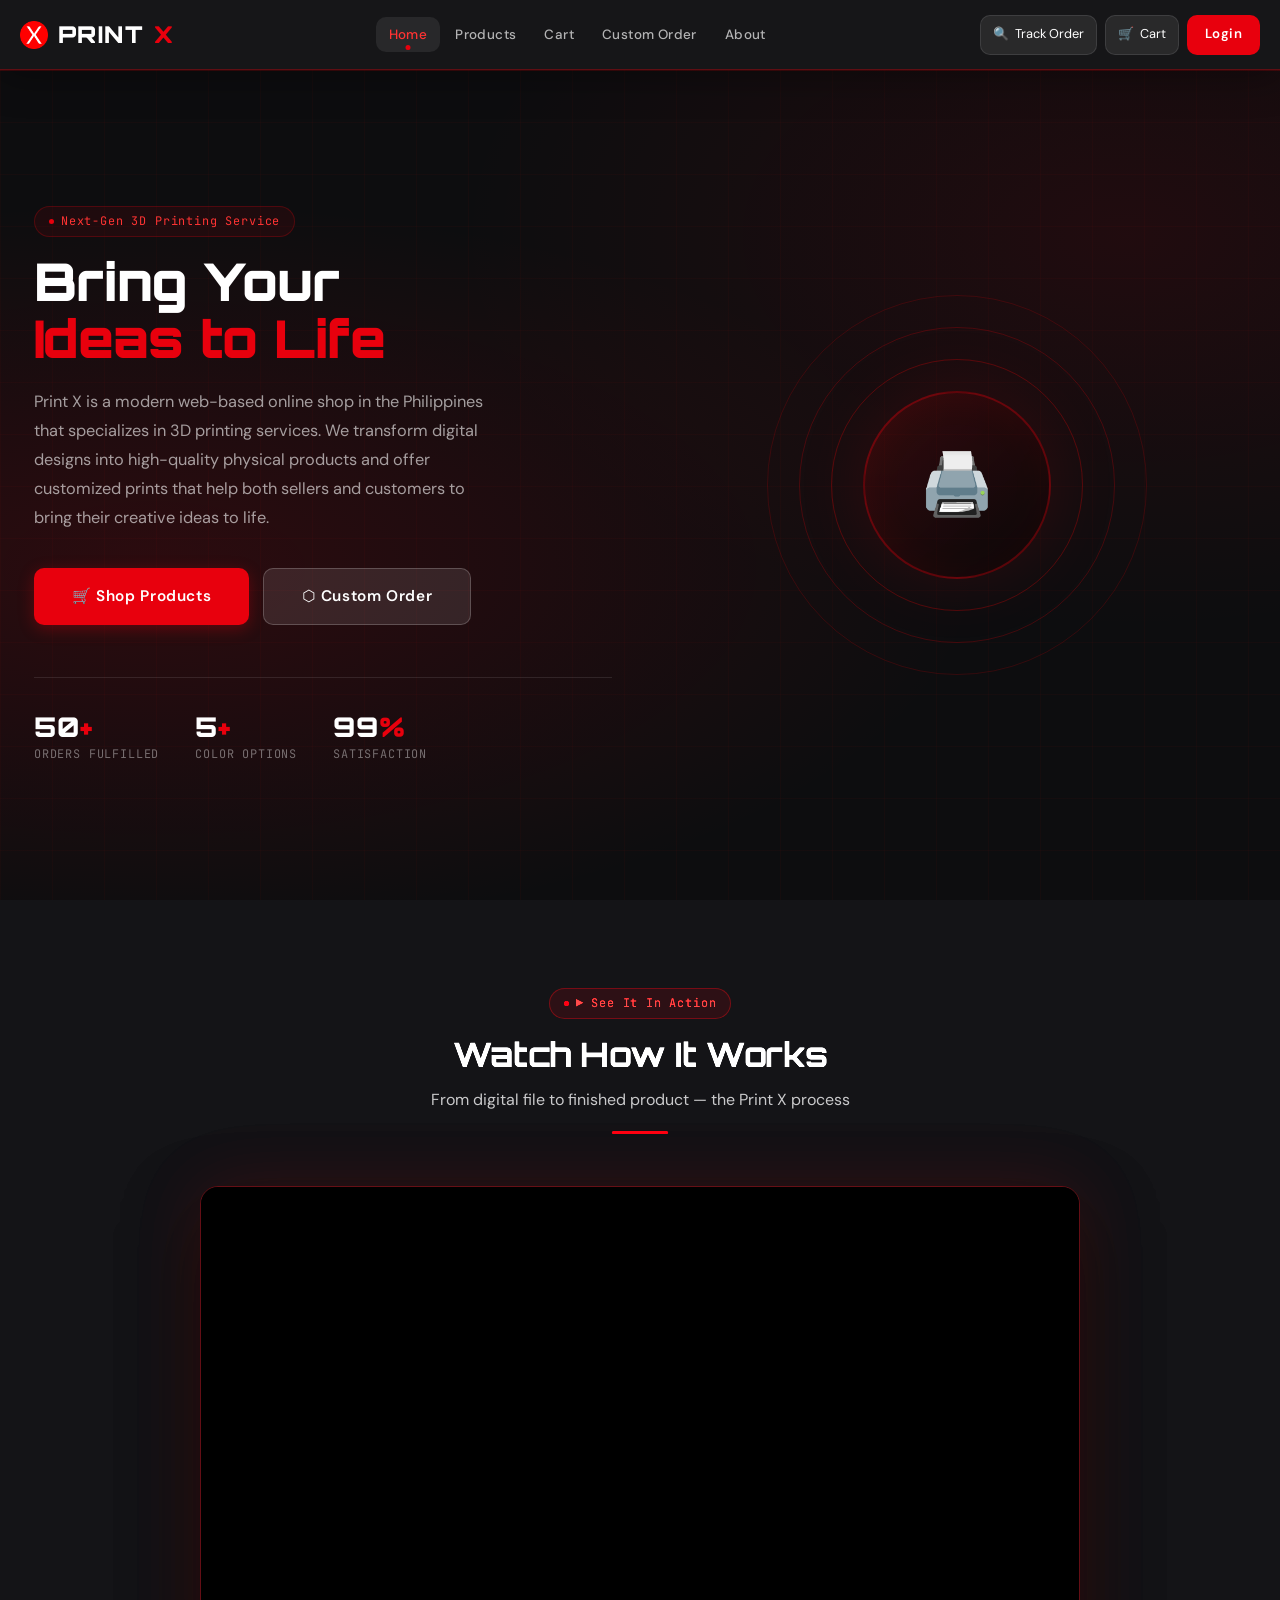
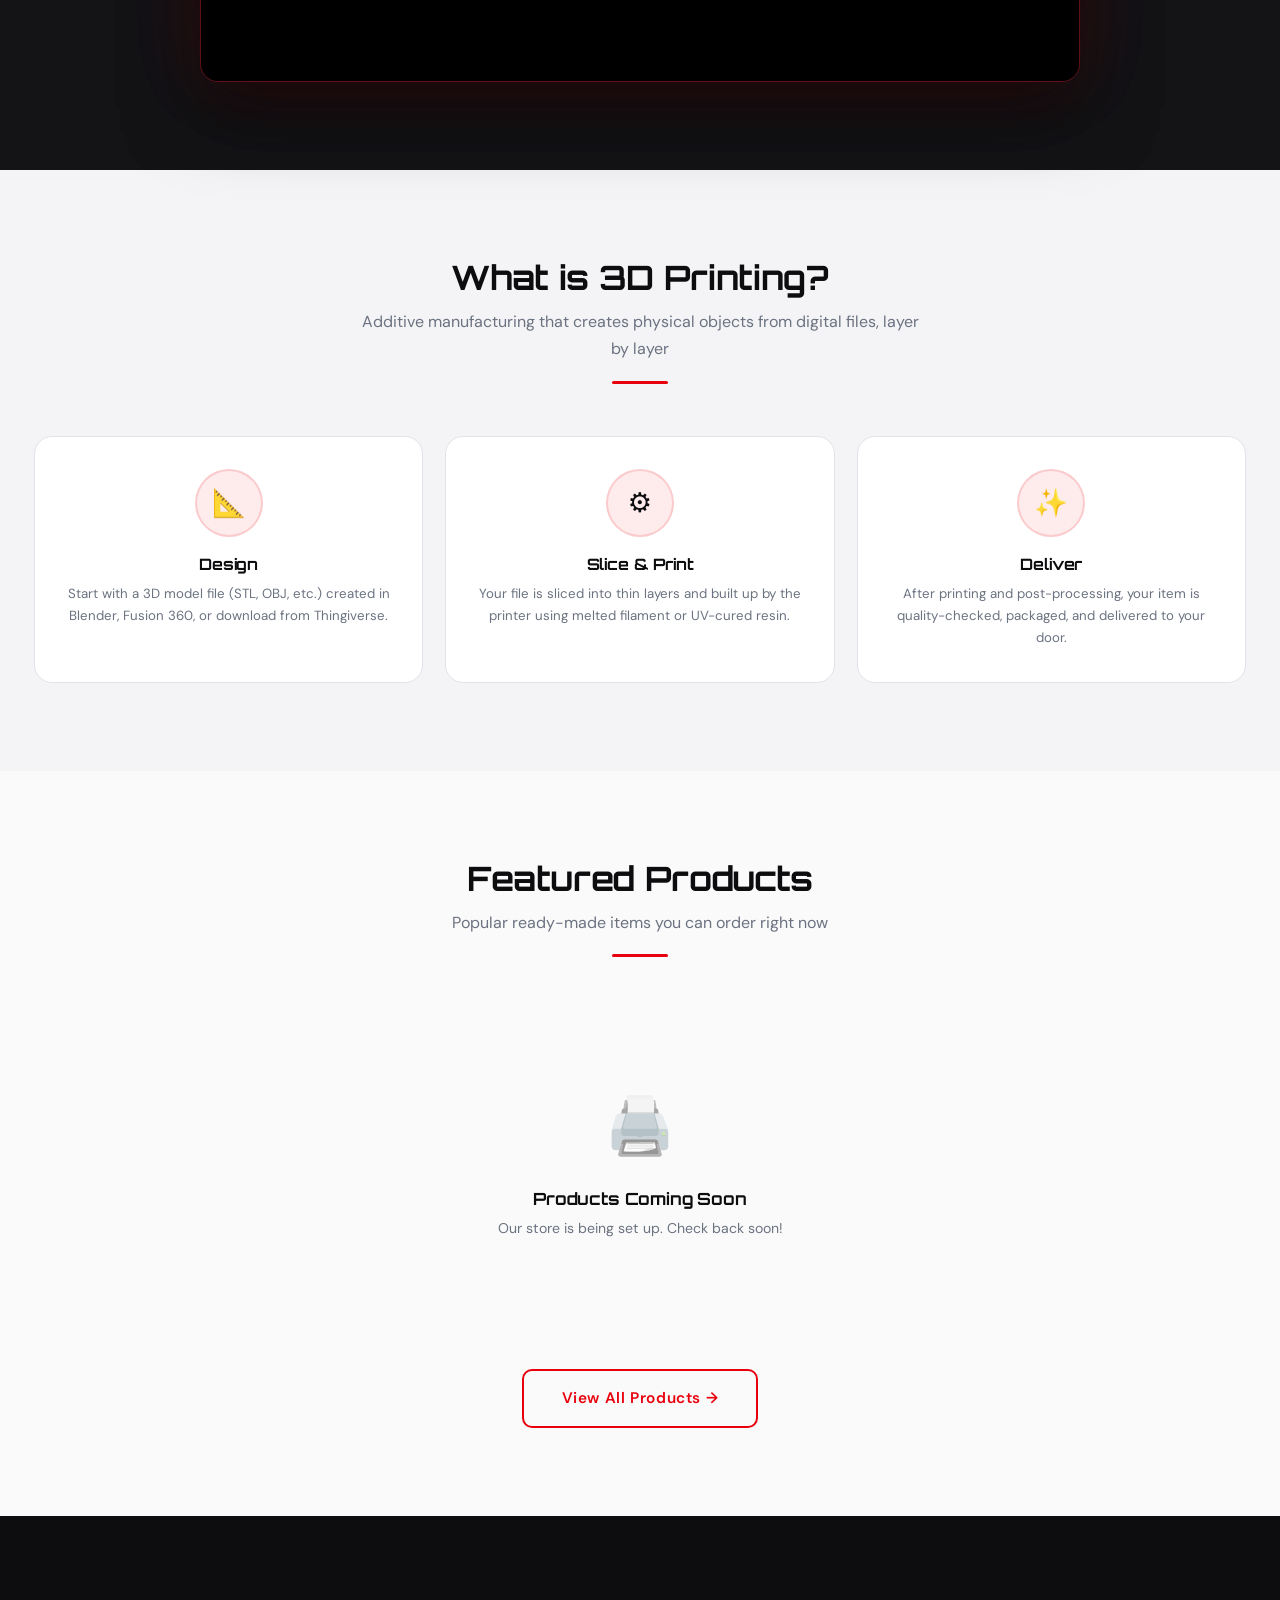
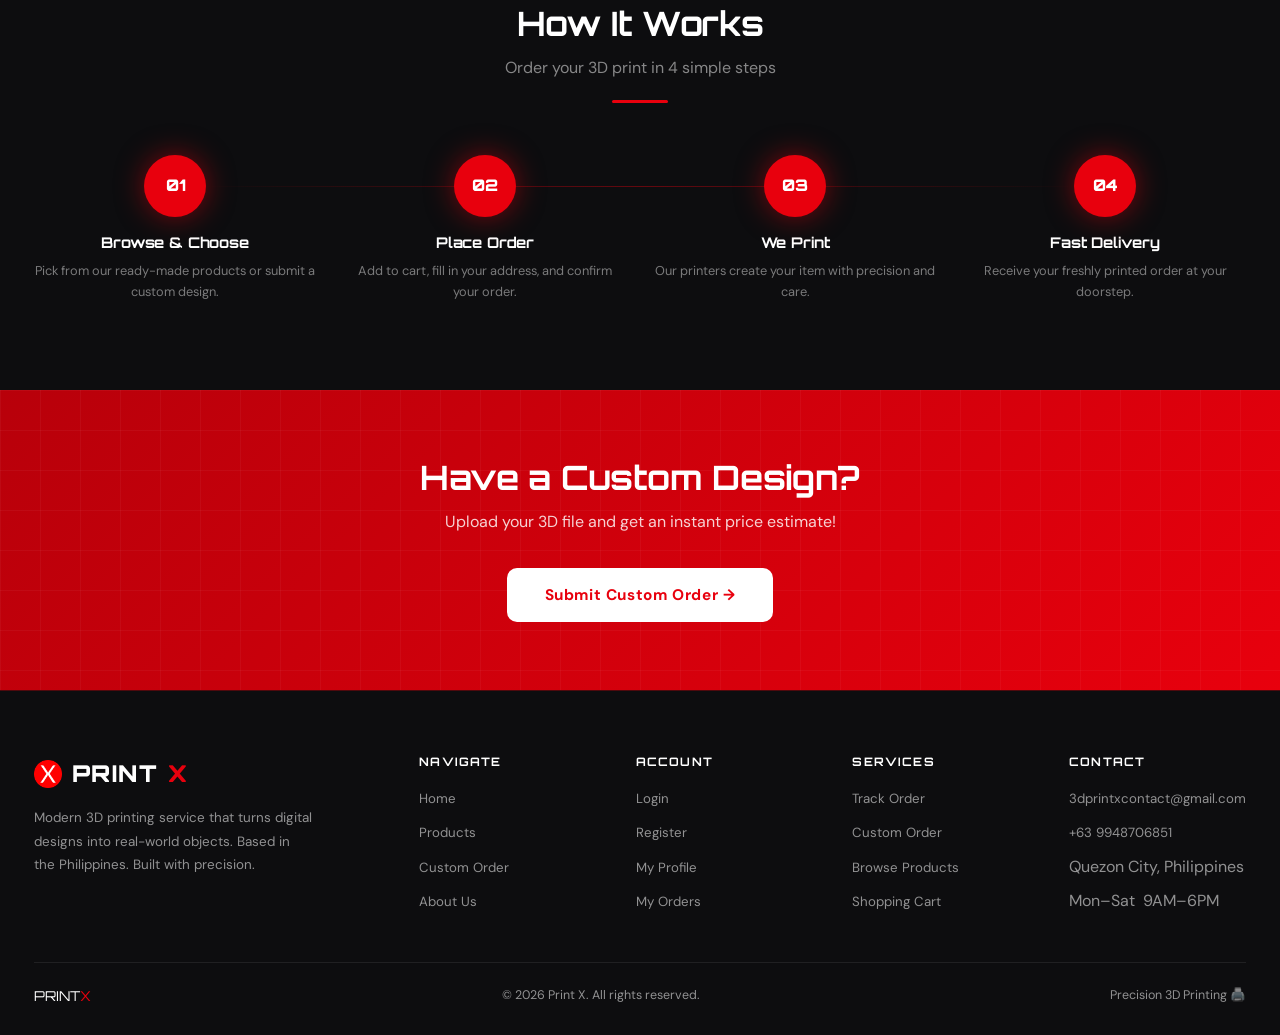
<file: docs/index.html>
<!DOCTYPE html>
<html lang="en">
<head>
  <meta charset="UTF-8">
  <meta name="viewport" content="width=device-width, initial-scale=1.0">
  <title>Print X – Bring Your Ideas to Life</title>
  <meta name="description" content="Print X is a modern web-based online shop in the Philippines that specializes in 3D printing services. We transform digital designs into high-quality physical products." />
  <meta name="google-site-verification" content="uSn3neW7D1C7BbBwc2l9Q1n7PB3cdDxLH-v8fnOYV6g" />
  <link rel="canonical" href="https://www.print-x.online/customer/index.html" />
  <link rel="icon" href="/favicon.ico" type="image/x-icon">
  <link rel="icon" href="/favicon.png" type="image/png">
  <meta http-equiv="refresh" content="0; url=customer/index.html">
  <script>window.location.href = 'customer/index.html';</script>
</head>
<body>
  <a href="customer/index.html">Click here if not redirected</a>
</body>
</html>
</file>
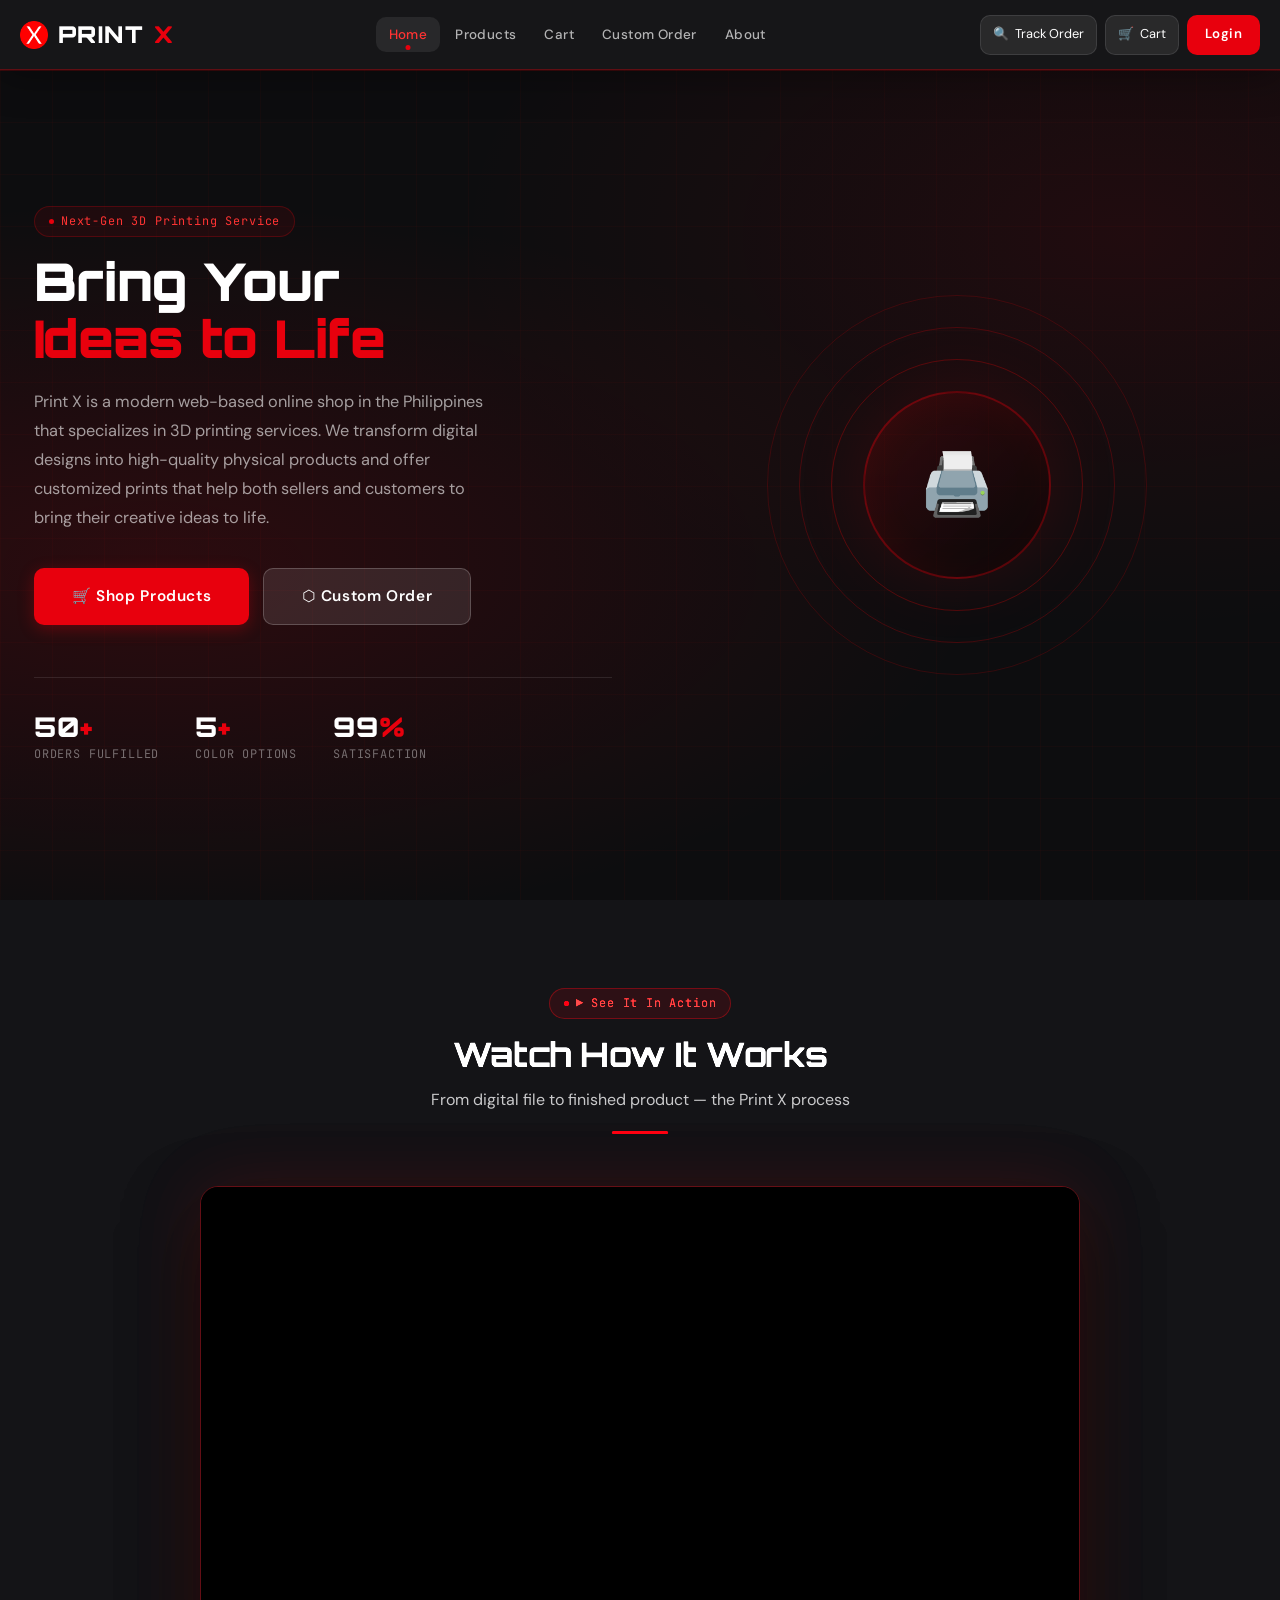
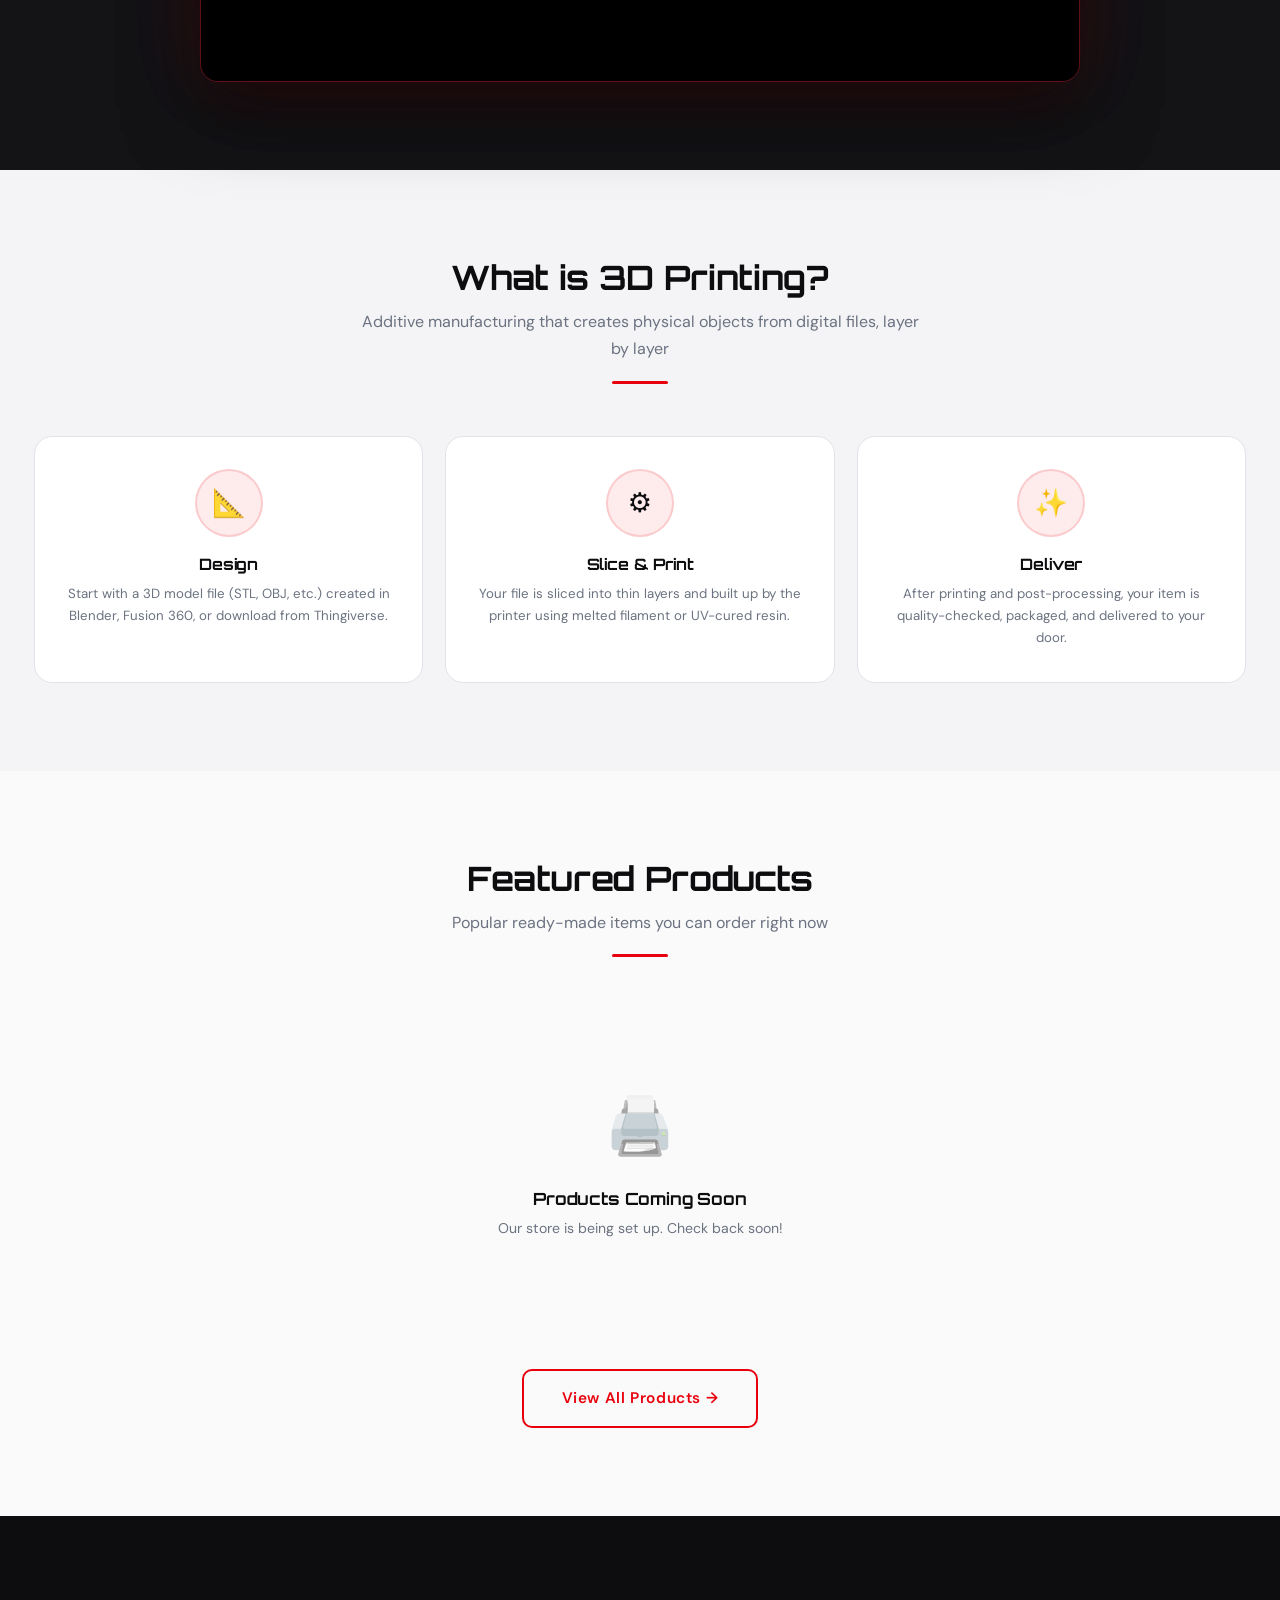
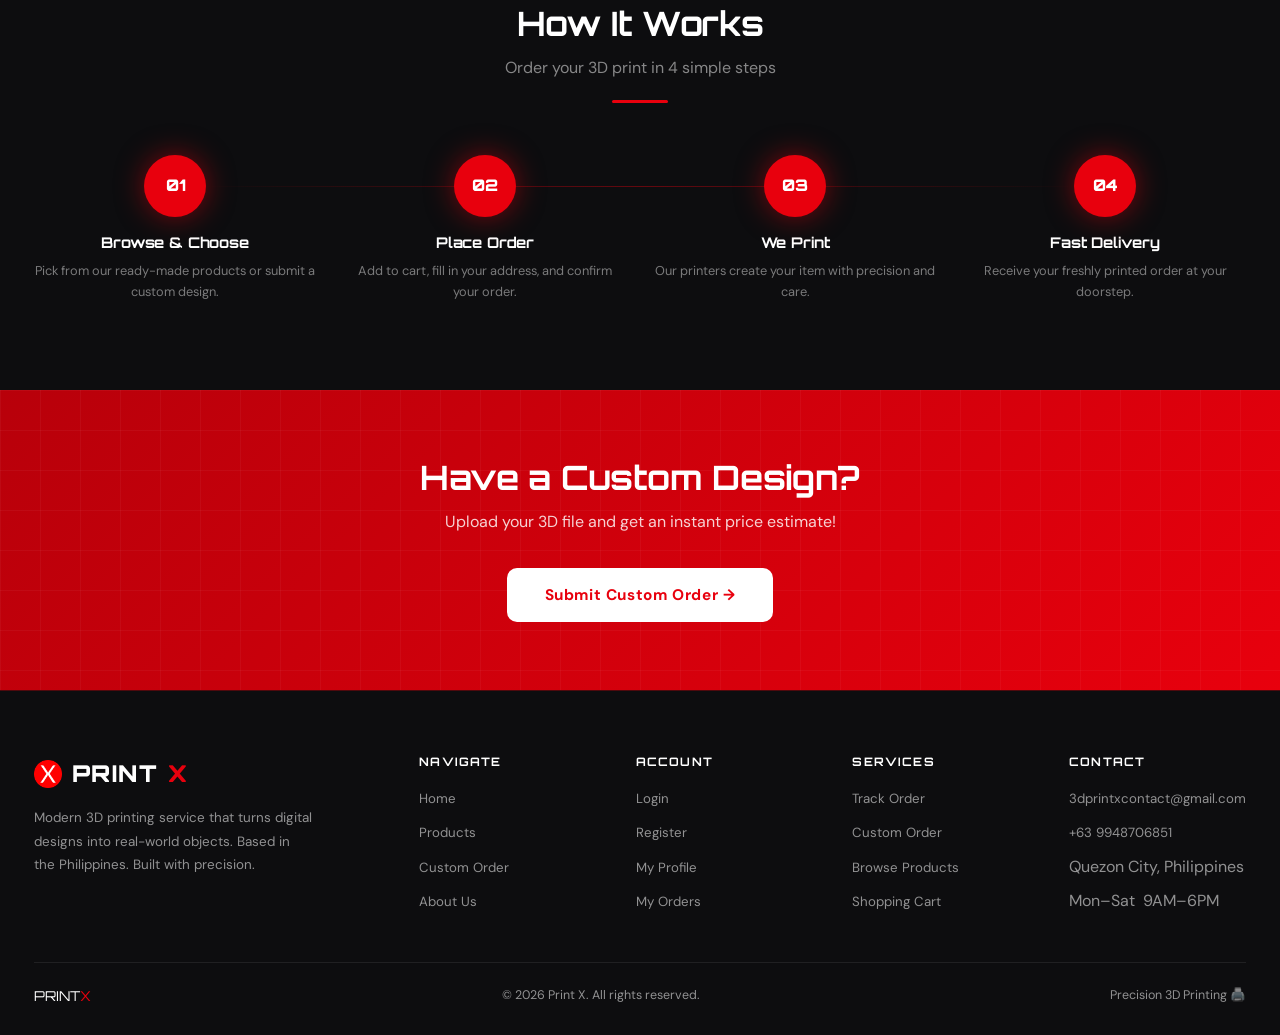
<file: docs/customer/index.html>
<!DOCTYPE html>
<html lang="en">
<head>
  <meta charset="UTF-8" />
  <meta name="viewport" content="width=device-width, initial-scale=1.0" />
  <meta name="description" content="Print X – Modern 3D printing service in the Philippines. Order custom 3D prints, keychains, prototypes and more. Fast delivery in Quezon City." />
  <link rel="icon" href="/favicon.ico" type="image/x-icon">
  <link rel="icon" href="/favicon.png" type="image/png">
  <title>Print X – Bring Your Ideas to Life</title>
  <meta name="google-site-verification" content="uSn3neW7D1C7BbBwc2l9Q1n7PB3cdDxLH-v8fnOYV6g" />
  <meta name="keywords" content="3D printing Philippines, custom 3D print, Print X, 3D printing service, Quezon City 3D print" />
  <meta property="og:title" content="Print X – 3D Printing Service Philippines" />
  <meta property="og:description" content="Modern 3D printing service in the Philippines. Custom models, keychains, prototypes and more." />
  <meta property="og:url" content="https://www.print-x.online" />
  <meta property="og:type" content="website" />
  <link rel="stylesheet" href="../assets/css/style.css" />
  <style>
    /* ── Hero ──────────────────────────────────────── */
    .hero {
      background: var(--dark);
      min-height: calc(100vh - var(--nav-height));
      display: flex;
      align-items: center;
      position: relative;
      overflow: hidden;
    }

    .hero::before {
      content: '';
      position: absolute;
      inset: 0;
      background:
        radial-gradient(ellipse at 12% 60%, rgba(232,0,13,0.14) 0%, transparent 52%),
        radial-gradient(ellipse at 88% 20%, rgba(232,0,13,0.09) 0%, transparent 42%);
    }

    .hero-grid-overlay {
      position: absolute;
      inset: 0;
      background-image:
        linear-gradient(rgba(232,0,13,0.035) 1px, transparent 1px),
        linear-gradient(90deg, rgba(232,0,13,0.035) 1px, transparent 1px);
      background-size: 52px 52px;
    }

    .hero-container {
      max-width: 1260px;
      margin: 0 auto;
      padding: 64px 24px;
      width: 100%;
      display: grid;
      grid-template-columns: 1fr 1fr;
      gap: 56px;
      align-items: center;
      position: relative;
      z-index: 1;
    }

    .hero-content { animation: fadeInLeft 0.7s ease both; }

    @keyframes fadeInLeft {
      from { opacity: 0; transform: translateX(-32px); }
      to   { opacity: 1; transform: translateX(0); }
    }

    .hero h1 {
      color: var(--white);
      margin-bottom: 20px;
      line-height: 1.1;
    }

    .hero h1 .highlight { color: var(--red); }

    .hero-desc {
      color: rgba(255,255,255,0.6);
      font-size: 1.02rem;
      line-height: 1.78;
      margin-bottom: 36px;
      max-width: 460px;
    }

    .hero-actions {
      display: flex;
      gap: 14px;
      flex-wrap: wrap;
    }

    .hero-stats {
      display: flex;
      gap: 36px;
      margin-top: 52px;
      padding-top: 36px;
      border-top: 1px solid rgba(255,255,255,0.1);
      flex-wrap: wrap;
    }

    .stat-item { text-align: left; }

    .stat-number {
      font-family: var(--font-display);
      font-size: 1.7rem;
      font-weight: 900;
      color: var(--white);
      line-height: 1;
      margin-bottom: 4px;
    }

    .stat-number span { color: var(--red); }

    .stat-label {
      font-size: 0.74rem;
      color: rgba(255,255,255,0.4);
      text-transform: uppercase;
      letter-spacing: 0.07em;
      font-family: var(--font-mono);
    }

    /* ── Hero Visual ─────────────────────────────── */
    .hero-visual {
      display: flex;
      align-items: center;
      justify-content: center;
      animation: fadeInRight 0.7s ease 0.15s both;
    }

    @keyframes fadeInRight {
      from { opacity: 0; transform: translateX(32px); }
      to   { opacity: 1; transform: translateX(0); }
    }

    .hero-3d-display {
      width: 380px;
      height: 380px;
      position: relative;
      max-width: 100%;
    }

    .hero-3d-ring {
      position: absolute;
      border-radius: 50%;
      border: 1px solid rgba(232,0,13,0.18);
    }

    .ring-1 { inset: 0;    animation: rotateCW 22s linear infinite; }
    .ring-2 { inset: 32px; animation: rotateCCW 16s linear infinite; border-color: rgba(232,0,13,0.24); }
    .ring-3 { inset: 64px; animation: rotateCW 11s linear infinite;  border-color: rgba(232,0,13,0.3); }

    @keyframes rotateCW  { to { transform: rotate(360deg); } }
    @keyframes rotateCCW { to { transform: rotate(-360deg); } }

    .hero-3d-center {
      position: absolute;
      inset: 96px;
      background: linear-gradient(135deg, rgba(232,0,13,0.14), rgba(0,0,0,0.45));
      border-radius: 50%;
      display: flex;
      align-items: center;
      justify-content: center;
      border: 2px solid rgba(232,0,13,0.35);
      box-shadow: 0 0 72px rgba(232,0,13,0.12), inset 0 0 40px rgba(232,0,13,0.06);
    }

    .hero-icon {
      font-size: 3.8rem;
      animation: float 3.2s ease-in-out infinite;
    }

    @keyframes float {
      0%, 100% { transform: translateY(0); }
      50%       { transform: translateY(-14px); }
    }

    /* ── Video Section ───────────────────────────── */
    .video-section { 
    background: var(--dark); 
    padding: 88px 0;
    text-align: center;
    filter: brightness(1.5);
   }

    .video-wrapper {
      position: relative;
      max-width: 880px;
      margin: 44px auto 0;
      border-radius: var(--radius-lg);
      overflow: hidden;
      border: 1px solid rgba(232,0,13,0.25);
      box-shadow: 0 0 72px rgba(232,0,13,0.1), 0 32px 72px rgba(0,0,0,0.55);
    }

    .video-wrapper video {
      width: 100%;
      aspect-ratio: 16 / 9;
      display: block;
      background: #000;
      object-fit: contain;
      filter: brightness(1.2);
    }

    /* ── Info Section ────────────────────────────── */
    .info-section { background: var(--gray-light); padding: 88px 0; }

    .info-cards {
      display: grid;
      grid-template-columns: repeat(3, 1fr);
      gap: 22px;
    }

    .info-card {
      background: var(--white);
      border-radius: var(--radius-lg);
      padding: 32px 26px;
      text-align: center;
      border: 1px solid var(--gray-mid);
      transition: all var(--transition);
    }

    .info-card:hover {
      transform: translateY(-5px);
      box-shadow: var(--shadow-hover);
      border-color: rgba(232,0,13,0.2);
    }

    .info-icon {
      width: 68px;
      height: 68px;
      background: var(--red-subtle);
      border-radius: 50%;
      display: flex;
      align-items: center;
      justify-content: center;
      font-size: 1.7rem;
      margin: 0 auto 18px;
      border: 2px solid rgba(232,0,13,0.14);
    }

    .info-card h3 { font-size: 0.98rem; margin-bottom: 10px; color: var(--dark); }
    .info-card p  { font-size: 0.83rem; color: var(--gray-text); line-height: 1.68; }

    /* ── Process Section ─────────────────────────── */
    .process-section { background: var(--dark); padding: 88px 0; }

    .process-steps {
      display: grid;
      grid-template-columns: repeat(4, 1fr);
      gap: 28px;
      margin-top: 48px;
      position: relative;
    }

    .process-steps::before {
      content: '';
      position: absolute;
      top: 31px;
      left: calc(12.5% + 16px);
      right: calc(12.5% + 16px);
      height: 1px;
      background: linear-gradient(90deg, transparent, rgba(232,0,13,0.4), transparent);
    }

    .step { text-align: center; position: relative; }

    .step-num {
      width: 62px;
      height: 62px;
      background: var(--red);
      border-radius: 50%;
      display: flex;
      align-items: center;
      justify-content: center;
      font-family: var(--font-display);
      font-weight: 900;
      font-size: 1rem;
      color: white;
      margin: 0 auto 18px;
      position: relative;
      z-index: 1;
      box-shadow: 0 0 28px rgba(232,0,13,0.5);
    }

    .step h3 { color: white; font-size: 0.92rem; margin-bottom: 8px; }
    .step p  { color: rgba(255,255,255,0.45); font-size: 0.8rem; line-height: 1.65; }

    /* ── CTA Strip ───────────────────────────────── */
    .cta-strip {
      background: linear-gradient(135deg, var(--red-dark) 0%, var(--red) 100%);
      padding: 68px 0;
      text-align: center;
      position: relative;
      overflow: hidden;
    }

    .cta-strip::before {
      content: '';
      position: absolute;
      inset: 0;
      background-image:
        linear-gradient(rgba(255,255,255,0.04) 1px, transparent 1px),
        linear-gradient(90deg, rgba(255,255,255,0.04) 1px, transparent 1px);
      background-size: 40px 40px;
    }

    .cta-strip .container { position: relative; z-index: 1; }
    .cta-strip h2 { color: white; margin-bottom: 12px; }
    .cta-strip p  { color: rgba(255,255,255,0.82); margin-bottom: 32px; font-size: 1rem; }

    /* ── Responsive ──────────────────────────────── */
    @media (max-width: 900px) {
      .hero-container { grid-template-columns: 1fr; gap: 40px; text-align: center; padding: 48px 24px; }
      .hero-desc { margin: 0 auto 36px; }
      .hero-actions { justify-content: center; }
      .hero-stats { justify-content: center; }
      .hero-visual { display: none; }
      .info-cards { grid-template-columns: repeat(2, 1fr); }
      .process-steps { grid-template-columns: repeat(2, 1fr); }
      .process-steps::before { display: none; }
    }

    @media (max-width: 600px) {
      .hero-container { padding: 40px 16px; min-height: auto; }
      .info-cards { grid-template-columns: 1fr; }
      .hero-stats { gap: 20px; justify-content: flex-start; }
    }

    @media (max-width: 480px) {
      .hero-actions .btn-lg { padding: 13px 22px; font-size: 0.88rem; }
      .process-steps { grid-template-columns: 1fr; }
    }
  </style>
</head>
<body>
  <header class="navbar" id="navbar"></header>

  <!-- HERO -->
  <section class="hero">
    <div class="hero-grid-overlay"></div>
    <div class="hero-container">
      <div class="hero-content">
        <div class="chip">Next-Gen 3D Printing Service</div>
        <h1>
          Bring Your<br>
          <span class="highlight">Ideas to Life</span>
        </h1>
        <p class="hero-desc">
          Print X is a modern web-based online shop in the Philippines
            that specializes in 3D printing services. We transform
            digital designs into high-quality physical products
            and offer customized prints that help both sellers and
            customers to bring their creative ideas to life.
        </p>
        <div class="hero-actions">
          <a href="product.html" class="btn btn-primary btn-lg">🛒 Shop Products</a>
          <a href="custom.html" class="btn btn-ghost btn-lg">⬡ Custom Order</a>
        </div>
        <div class="hero-stats">
          <div class="stat-item">
            <div class="stat-number">50<span>+</span></div>
            <div class="stat-label">Orders Fulfilled</div>
          </div>
          <div class="stat-item">
            <div class="stat-number">5<span>+</span></div>
            <div class="stat-label">Color Options</div>
          </div>
          <div class="stat-item">
            <div class="stat-number">99<span>%</span></div>
            <div class="stat-label">Satisfaction</div>
          </div>
        </div>
      </div>
      <div class="hero-visual">
        <div class="hero-3d-display">
          <div class="hero-3d-ring ring-1"></div>
          <div class="hero-3d-ring ring-2"></div>
          <div class="hero-3d-ring ring-3"></div>
          <div class="hero-3d-center">
            <div class="hero-icon">🖨️</div>
          </div>
        </div>
      </div>
    </div>
  </section>

  <!-- VIDEO SHOWCASE -->
  <section class="video-section">
    <div class="container">
      <div class="section-title">
        <div class="chip">▶ See It In Action</div>
        <h2 style="color:white">Watch How It Works</h2>
        <p style="color:rgba(255,255,255,0.5)">From digital file to finished product — the Print X process</p>
        <div class="line"></div>
      </div>
      <div class="video-wrapper">
        <iframe
          src="https://player.cloudinary.com/embed/?cloud_name=dghdohrjt&public_id=printing_joches&autoplay=true&loop=true&muted=true&controls=true"
          width="100%"
          style="aspect-ratio:16/9;border:none;display:block;background:#000;"
          allow="autoplay; fullscreen; encrypted-media; picture-in-picture"
          allowfullscreen
        ></iframe>
      </div>
    </div>
  </section>

  <!-- WHAT IS 3D PRINTING -->
  <section class="info-section">
    <div class="container">
      <div class="section-title">
        <h2>What is 3D Printing?</h2>
        <p>Additive manufacturing that creates physical objects from digital files, layer by layer</p>
        <div class="line"></div>
      </div>
      <div class="info-cards">
        <div class="info-card">
          <div class="info-icon">📐</div>
          <h3>Design</h3>
          <p>Start with a 3D model file (STL, OBJ, etc.) created in Blender, Fusion 360, or download from Thingiverse.</p>
        </div>
        <div class="info-card">
          <div class="info-icon">⚙️</div>
          <h3>Slice & Print</h3>
          <p>Your file is sliced into thin layers and built up by the printer using melted filament or UV-cured resin.</p>
        </div>
        <div class="info-card">
          <div class="info-icon">✨</div>
          <h3>Deliver</h3>
          <p>After printing and post-processing, your item is quality-checked, packaged, and delivered to your door.</p>
        </div>
      </div>
    </div>
  </section>

  <!-- FEATURED PRODUCTS -->
  <section class="section" style="background:var(--off-white)">
    <div class="container">
      <div class="section-title">
        <h2>Featured Products</h2>
        <p>Popular ready-made items you can order right now</p>
        <div class="line"></div>
      </div>
      <div class="products-grid" id="featured-products">
        <div class="loading-wrap">
          <div class="spinner"></div>
          <span>Loading products…</span>
        </div>
      </div>
      <div class="text-center mt-32">
        <a href="product.html" class="btn btn-outline btn-lg">View All Products →</a>
      </div>
    </div>
  </section>

  <!-- HOW IT WORKS -->
  <section class="process-section">
    <div class="container">
      <div class="section-title">
        <h2 style="color:white">How It Works</h2>
        <p style="color:rgba(255,255,255,0.5)">Order your 3D print in 4 simple steps</p>
        <div class="line"></div>
      </div>
      <div class="process-steps">
        <div class="step">
          <div class="step-num">01</div>
          <h3>Browse & Choose</h3>
          <p>Pick from our ready-made products or submit a custom design.</p>
        </div>
        <div class="step">
          <div class="step-num">02</div>
          <h3>Place Order</h3>
          <p>Add to cart, fill in your address, and confirm your order.</p>
        </div>
        <div class="step">
          <div class="step-num">03</div>
          <h3>We Print</h3>
          <p>Our printers create your item with precision and care.</p>
        </div>
        <div class="step">
          <div class="step-num">04</div>
          <h3>Fast Delivery</h3>
          <p>Receive your freshly printed order at your doorstep.</p>
        </div>
      </div>
    </div>
  </section>

  <!-- CTA -->
  <section class="cta-strip">
    <div class="container">
      <h2>Have a Custom Design?</h2>
      <p>Upload your 3D file and get an instant price estimate!</p>
      <a href="custom.html" class="btn btn-white btn-lg">Submit Custom Order →</a>
    </div>
  </section>

  <footer class="footer" id="footer"></footer>
  <div class="toast-container"></div>

  <script src="../assets/js/script.js"></script>
  <script>
    const videoObserver = new IntersectionObserver((entries) => {
      entries.forEach(entry => {
        const iframe = entry.target.querySelector('iframe');
        if (!iframe) return;
        if (entry.isIntersecting) {
          iframe.src = 'https://player.cloudinary.com/embed/?cloud_name=dghdohrjt&public_id=printing_joches&autoplay=true&loop=true&muted=true&controls=true';
        } else {
          iframe.src = 'https://player.cloudinary.com/embed/?cloud_name=dghdohrjt&public_id=printing_joches&autoplay=false&loop=true&muted=true&controls=true';
        }
      });
    }, { threshold: 0.4 });

    document.addEventListener('DOMContentLoaded', () => {
      const videoSection = document.querySelector('.video-section');
      if (videoSection) videoObserver.observe(videoSection);
    });

    async function loadFeaturedProducts() {
      const grid = document.getElementById('featured-products');
      try {
        const res = await apiFetch('/products/');
        if (!res.ok) {
          grid.innerHTML = '<div class="empty-state"><div class="icon">🖨️</div><h3>Products Coming Soon</h3><p>Our store is being set up. Check back soon!</p></div>';
          return;
        }
        const products = (res.data.products || []).slice(0, 3);
        if (products.length === 0) {
          grid.innerHTML = '<div class="empty-state"><div class="icon">📦</div><h3>No Products Yet</h3><p>Check back soon for our latest prints!</p></div>';
          return;
        }
        grid.innerHTML = products.map(p => {
          const img = p.image
            ? `<img src="${p.image}" alt="${p.name}" class="product-card-image" loading="lazy" onerror="this.style.display='none';this.nextElementSibling.style.display='flex'">`
            : '';
          return `
            <div class="product-card">
              ${img}
              <div class="product-card-image-placeholder" style="${p.image ? 'display:none' : ''}">🖨️</div>
              <div class="product-card-body">
                <div class="product-card-name">${p.name}</div>
                <div class="product-card-desc">${p.description || ''}</div>
                <div class="product-card-footer">
                  <span class="product-price">${formatPrice(p.price)}</span>
                  <button class="btn btn-primary btn-sm" onclick="addToCart(${p.id}, '${(p.name || '').replace(/'/g, "\\'")}')">
                    Add to Cart
                  </button>
                </div>
              </div>
            </div>`;
        }).join('');
      } catch (e) {
        grid.innerHTML = '<div class="empty-state"><div class="icon">🖨️</div><h3>Products Coming Soon</h3><p>Our store is being set up!</p></div>';
      }
    }

    loadFeaturedProducts();

  </script>
</body>
</html>
</file>
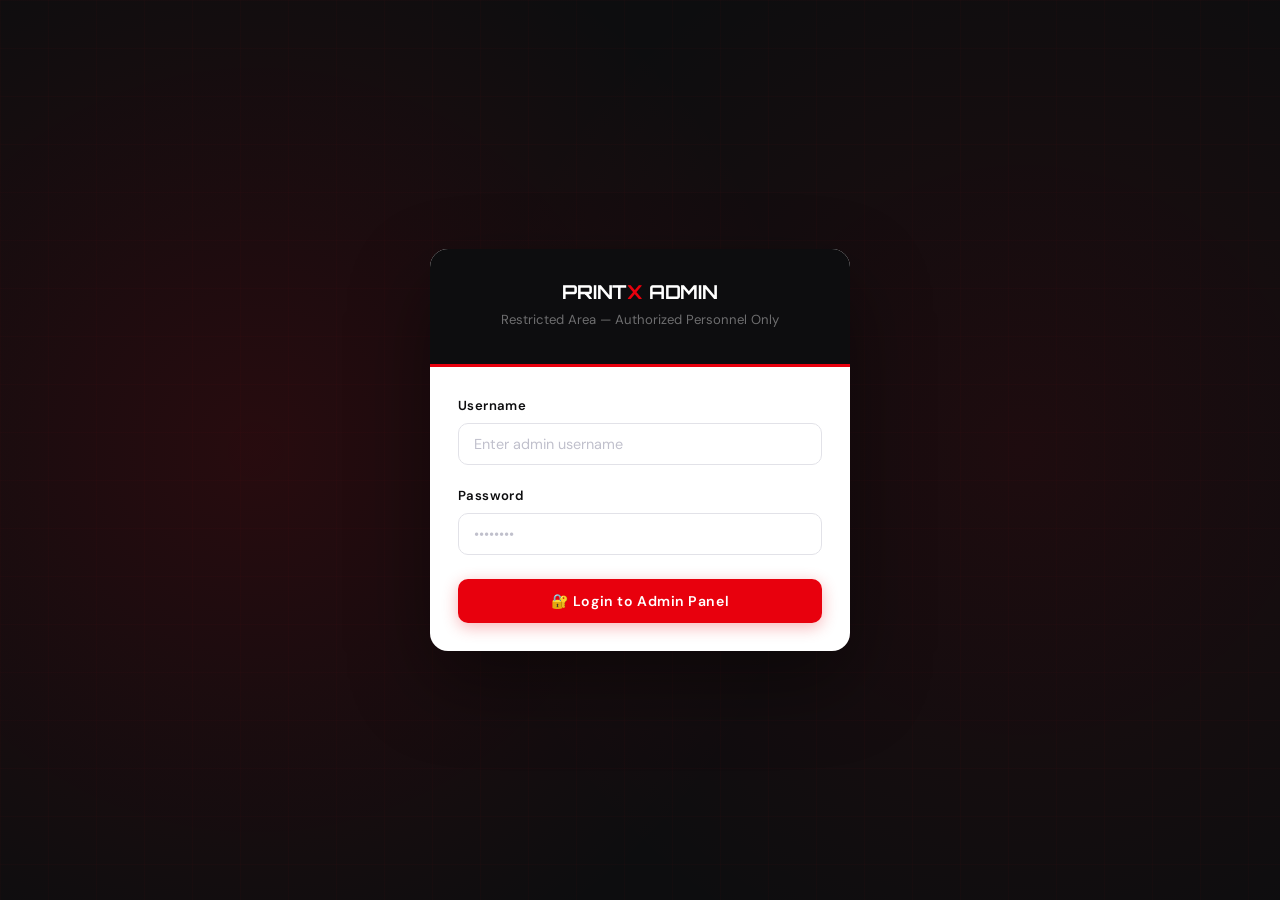
<file: docs/admin/admin.html>
<!DOCTYPE html>
<html lang="en">
<head>
  <meta charset="UTF-8" />
  <meta name="viewport" content="width=device-width, initial-scale=1.0" />
  <link rel="icon" href="../favicon.ico" type="image/x-icon">
  <link rel="icon" href="../favicon.png" type="image/png">
  <title>Admin Panel – Print X</title>
  <link rel="stylesheet" href="../assets/css/style.css" />
  <style>
    body { background: #f0f2f5; margin: 0; }

    /* ── Admin Layout ────────────────────────── */
    .admin-wrap {
      display: flex;
      min-height: 100vh;
    }

    /* ── Sidebar ─────────────────────────────── */
    .admin-sidebar {
      width: 248px;
      background: var(--dark);
      border-right: 2px solid var(--red);
      display: flex;
      flex-direction: column;
      position: fixed;
      top: 0;
      left: 0;
      bottom: 0;
      z-index: 300;
      overflow-y: auto;
      transition: transform var(--transition);
    }

    .sidebar-logo {
      padding: 26px 22px 18px;
      border-bottom: 1px solid rgba(255,255,255,0.07);
    }

    .sidebar-logo .logo-text {
      font-family: var(--font-display);
      font-size: 1.35rem;
      font-weight: 900;
      color: white;
    }

    .sidebar-logo .logo-text span { color: var(--red); }

    .sidebar-logo .admin-badge {
      font-size: 0.67rem;
      color: var(--red);
      letter-spacing: 0.1em;
      font-family: var(--font-mono);
      margin-top: 4px;
    }

    .sidebar-nav { flex: 1; padding: 12px 0; }

    .sidebar-section-label {
      padding: 10px 20px 4px;
      font-size: 0.62rem;
      letter-spacing: 0.14em;
      color: rgba(255,255,255,0.22);
      text-transform: uppercase;
      font-family: var(--font-mono);
    }

    .sidebar-item {
      display: flex;
      align-items: center;
      gap: 11px;
      padding: 11px 20px;
      color: rgba(255,255,255,0.58);
      cursor: pointer;
      transition: all var(--transition);
      font-size: 0.86rem;
      font-weight: 500;
      border-left: 3px solid transparent;
      margin: 1px 0;
    }

    .sidebar-item:hover {
      color: white;
      background: rgba(255,255,255,0.05);
    }

    .sidebar-item.active {
      color: white;
      background: rgba(232,0,13,0.13);
      border-left-color: var(--red);
    }

    .sidebar-item .icon { font-size: 0.95rem; width: 20px; text-align: center; }

    .sidebar-bottom {
      padding: 14px 16px;
      border-top: 1px solid rgba(255,255,255,0.07);
    }

    /* ── Main Content ────────────────────────── */
    .admin-main {
      margin-left: 248px;
      flex: 1;
      display: flex;
      flex-direction: column;
      min-height: 100vh;
    }

    .admin-topbar {
      background: white;
      height: 62px;
      border-bottom: 1px solid var(--gray-mid);
      display: flex;
      align-items: center;
      justify-content: space-between;
      padding: 0 28px;
      position: sticky;
      top: 0;
      z-index: 100;
      box-shadow: var(--shadow-sm);
      gap: 12px;
    }

    .topbar-left {
      display: flex;
      align-items: center;
      gap: 14px;
    }

    .admin-menu-btn {
      display: none;
      background: none;
      border: 1px solid var(--gray-mid);
      border-radius: 6px;
      padding: 6px 10px;
      cursor: pointer;
      font-size: 1rem;
      color: var(--dark);
      transition: background var(--transition);
    }

    .admin-menu-btn:hover { background: var(--gray-light); }

    .admin-page-title {
      font-family: var(--font-display);
      font-size: 0.95rem;
      font-weight: 700;
      color: var(--dark);
    }

    .topbar-right {
      display: flex;
      align-items: center;
      gap: 12px;
    }

    .admin-badge-topbar {
      background: var(--red-glow);
      color: var(--red);
      padding: 4px 12px;
      border-radius: 20px;
      font-size: 0.72rem;
      font-weight: 700;
      letter-spacing: 0.06em;
      font-family: var(--font-mono);
    }

    .admin-logout-btn {
      background: transparent;
      border: 1px solid var(--gray-mid);
      padding: 6px 14px;
      border-radius: 6px;
      font-size: 0.8rem;
      cursor: pointer;
      color: var(--gray-text);
      transition: all var(--transition);
    }

    .admin-logout-btn:hover {
      background: #fee2e2;
      color: #dc2626;
      border-color: #fca5a5;
    }

    /* ── Horizontal Scroll Nav ───────────────── */
    .admin-scrollnav {
      background: white;
      border-bottom: 1px solid var(--gray-mid);
      overflow-x: auto;
      -webkit-overflow-scrolling: touch;
      scrollbar-width: thin;
      scrollbar-color: #e2e8f0 transparent;
      position: sticky;
      top: 62px;
      z-index: 99;
      box-shadow: 0 1px 0 var(--gray-mid);
    }

    .admin-scrollnav::-webkit-scrollbar { height: 3px; }
    .admin-scrollnav::-webkit-scrollbar-track { background: transparent; }
    .admin-scrollnav::-webkit-scrollbar-thumb { background: #cbd5e1; border-radius: 2px; }

    .scrollnav-inner {
      display: flex;
      padding: 0 20px;
      white-space: nowrap;
      min-width: max-content;
    }

    .scrollnav-item {
      display: inline-flex;
      align-items: center;
      gap: 7px;
      padding: 0 18px;
      height: 44px;
      font-size: 0.82rem;
      font-weight: 500;
      color: var(--gray-text);
      cursor: pointer;
      border-bottom: 2.5px solid transparent;
      transition: all var(--transition);
      user-select: none;
      flex-shrink: 0;
    }

    .scrollnav-item:hover { color: var(--dark); background: var(--gray-light); }

    .scrollnav-item.active {
      color: var(--red);
      border-bottom-color: var(--red);
      font-weight: 600;
    }

    .scrollnav-item .nav-icon { font-size: 14px; }

    .scrollnav-sep {
      width: 1px;
      background: var(--gray-mid);
      margin: 10px 0;
      flex-shrink: 0;
    }

    .admin-content { padding: 28px; flex: 1; }

    /* ── Panels ──────────────────────────────── */
    .admin-panel { display: none; }
    .admin-panel.active { display: block; }

    /* ── Stats Grid ──────────────────────────── */
    .stats-grid {
      display: grid;
      grid-template-columns: repeat(5, 1fr);
      gap: 18px;
      margin-bottom: 28px;
    }

    .stat-card {
      background: white;
      border-radius: var(--radius-lg);
      padding: 22px 20px;
      border: 1px solid var(--gray-mid);
      border-top: 4px solid var(--red);
      box-shadow: var(--shadow);
    }

    .stat-card .label {
      font-size: 0.68rem;
      text-transform: uppercase;
      letter-spacing: 0.09em;
      color: var(--gray-text);
      font-weight: 700;
      margin-bottom: 8px;
      font-family: var(--font-mono);
    }

    .stat-card .value {
      font-family: var(--font-display);
      font-size: 1.5rem;
      font-weight: 900;
      color: var(--dark);
      line-height: 1.1;
    }

    .stat-card .sub {
      font-size: 0.72rem;
      color: var(--gray-text);
      margin-top: 4px;
    }

    /* ── Admin Table ─────────────────────────── */
    .admin-table-wrap {
      background: white;
      border-radius: var(--radius-lg);
      border: 1px solid var(--gray-mid);
      box-shadow: var(--shadow);
      margin-bottom: 24px;
    }

    .admin-table-header {
      display: flex;
      align-items: center;
      justify-content: space-between;
      padding: 18px 22px;
      border-bottom: 1px solid var(--gray-mid);
      flex-wrap: wrap;
      gap: 10px;
    }

    .admin-table-header h3 {
      font-family: var(--font-display);
      font-size: 0.9rem;
    }

    .table-wrap {
      overflow-x: auto;
    }

    /* ── Product Form ────────────────────────── */
    .product-form-wrap {
      background: white;
      border-radius: var(--radius-lg);
      border: 1px solid var(--gray-mid);
      padding: 26px;
      margin-bottom: 24px;
      box-shadow: var(--shadow);
    }

    .product-form-wrap h3 {
      font-family: var(--font-display);
      font-size: 0.9rem;
      margin-bottom: 18px;
    }

    .form-row-3 {
      display: grid;
      grid-template-columns: 1fr 1fr 1fr;
      gap: 14px;
    }

    .img-preview {
      width: 76px;
      height: 76px;
      border-radius: var(--radius);
      object-fit: cover;
      border: 2px solid var(--gray-mid);
      margin-top: 8px;
      display: none;
    }

    /* ── Action Buttons ──────────────────────── */
    .action-btns {
      display: flex;
      gap: 5px;
      flex-wrap: wrap;
      align-items: center;
    }

    .btn-edit   { background:#dbeafe;color:#1d4ed8;font-size:0.74rem;padding:4px 10px;border-radius:4px;cursor:pointer;border:none;transition:background var(--transition); }
    .btn-del    { background:#fee2e2;color:#dc2626;font-size:0.74rem;padding:4px 10px;border-radius:4px;cursor:pointer;border:none;transition:background var(--transition); }
    .btn-cancel { background:#fef3c7;color:#92400e;font-size:0.74rem;padding:4px 10px;border-radius:4px;cursor:pointer;border:none;transition:background var(--transition); }
    .btn-dl     { background:#d1fae5;color:#065f46;font-size:0.74rem;padding:4px 10px;border-radius:4px;cursor:pointer;border:none;transition:background var(--transition); }

    .btn-edit:hover   { background:#bfdbfe; }
    .btn-del:hover    { background:#fecaca; }
    .btn-cancel:hover { background:#fde68a; }
    .btn-dl:hover     { background:#a7f3d0; }

    /* ── Status Select ───────────────────────── */
    .status-select {
      font-size: 0.74rem;
      padding: 4px 7px;
      border-radius: 4px;
      border: 1px solid var(--gray-mid);
      background: white;
      cursor: pointer;
      color: var(--dark);
      transition: border-color var(--transition);
      max-width: 130px;
    }

    .status-select:focus { outline: none; border-color: var(--red); }

    /* ── Admin Login Screen ──────────────────── */
    .admin-login-screen {
      min-height: 100vh;
      background: var(--dark);
      display: flex;
      align-items: center;
      justify-content: center;
      padding: 24px;
      position: relative;
      overflow: hidden;
    }

    .admin-login-screen::before {
      content: '';
      position: absolute;
      inset: 0;
      background:
        radial-gradient(circle at 20% 50%, rgba(232,0,13,0.12) 0%, transparent 50%),
        radial-gradient(circle at 80% 50%, rgba(232,0,13,0.08) 0%, transparent 50%);
    }

    .admin-login-screen::after {
      content: '';
      position: absolute;
      inset: 0;
      background-image:
        linear-gradient(rgba(232,0,13,0.025) 1px, transparent 1px),
        linear-gradient(90deg, rgba(232,0,13,0.025) 1px, transparent 1px);
      background-size: 48px 48px;
    }

    .admin-login-card {
      background: white;
      border-radius: var(--radius-lg);
      width: 100%;
      max-width: 420px;
      overflow: hidden;
      box-shadow: 0 32px 80px rgba(0,0,0,0.4);
      position: relative;
      z-index: 1;
    }

    .admin-login-head {
      background: var(--dark);
      padding: 32px;
      text-align: center;
      border-bottom: 3px solid var(--red);
    }

    .admin-login-head h2 {
      color: white;
      font-size: 1.2rem;
      margin-bottom: 6px;
    }

    .admin-login-head p {
      color: rgba(255,255,255,0.4);
      font-size: 0.82rem;
    }

    .admin-login-body { padding: 28px; }

    .error-msg {
      background: #fee2e2;
      color: #991b1b;
      padding: 10px 14px;
      border-radius: var(--radius);
      font-size: 0.84rem;
      margin-bottom: 16px;
      border-left: 3px solid var(--red);
      display: none;
    }

    /* ── Dashboard split ─────────────────────── */
    .dash-split {
      display: grid;
      grid-template-columns: 1fr 1fr;
      gap: 22px;
    }

    /* ── Sidebar overlay (mobile) ────────────── */
    .sidebar-overlay {
      display: none;
      position: fixed;
      inset: 0;
      background: rgba(0,0,0,0.55);
      z-index: 299;
    }

    .sidebar-overlay.show { display: block; }

    /* ── Responsive ──────────────────────────── */
    @media (max-width: 1200px) { .stats-grid { grid-template-columns: repeat(3, 1fr); } }
    @media (max-width: 900px)  { .stats-grid { grid-template-columns: repeat(2, 1fr); } .dash-split { grid-template-columns: 1fr; } }
    @media (max-width: 700px)  { .form-row-3 { grid-template-columns: 1fr; } }

    @media (max-width: 860px) {
      .admin-sidebar {
        transform: translateX(-100%);
      }
      .admin-sidebar.open {
        transform: translateX(0);
        box-shadow: 4px 0 32px rgba(0,0,0,0.4);
      }
      .admin-main { margin-left: 0; }
      .admin-menu-btn { display: flex; }
      .admin-content { padding: 18px 14px; }
      .stats-grid { grid-template-columns: 1fr 1fr; gap: 12px; }
      .stat-card { padding: 16px 14px; }
      .stat-card .value { font-size: 1.2rem; }
      .admin-scrollnav { top: 62px; }
    }

    @media (max-width: 480px) {
      .stats-grid { grid-template-columns: 1fr; }
      .admin-topbar { padding: 0 14px; }
      .admin-badge-topbar { display: none; }
      .scrollnav-item { padding: 0 12px; font-size: 0.78rem; }
    }
  </style>
</head>
<body>

<!-- ═══ LOGIN SCREEN ═══ -->
<div id="adminLoginScreen">
  <div class="admin-login-screen">
    <div class="admin-login-card">
      <div class="admin-login-head">
        <h2>PRINT<span style="color:var(--red)">X</span> ADMIN</h2>
        <p>Restricted Area — Authorized Personnel Only</p>
      </div>
      <div class="admin-login-body">
        <div id="adminLoginError" class="error-msg"></div>
        <div class="form-group">
          <label>Username</label>
          <input type="text" class="form-control" id="adminUser" placeholder="Enter admin username" autocomplete="username">
        </div>
        <div class="form-group">
          <label>Password</label>
          <input type="password" class="form-control" id="adminPass" placeholder="••••••••"
            autocomplete="current-password" onkeydown="if(event.key==='Enter')doAdminLogin()">
        </div>
        <button class="btn btn-primary btn-full" id="adminLoginBtn" onclick="doAdminLogin()" style="margin-top:4px">
          🔐 Login to Admin Panel
        </button>

      </div>
    </div>
  </div>
</div>

<!-- ═══ DASHBOARD ═══ -->
<div id="adminDashboard" style="display:none">

  <!-- Mobile overlay -->
  <div class="sidebar-overlay" id="sidebarOverlay" onclick="closeSidebar()"></div>

  <div class="admin-wrap">

    <!-- SIDEBAR -->
    <aside class="admin-sidebar" id="adminSidebar">
      <div class="sidebar-logo">
        <div class="logo-text">PRINT<span>X</span></div>
        <div class="admin-badge">▲ ADMIN PANEL</div>
      </div>
      <nav class="sidebar-nav">
        <div class="sidebar-section-label">Overview</div>
        <div class="sidebar-item active" onclick="showPanel('dashboard',this);return false;">
          <span class="icon">📊</span> Dashboard
        </div>
        <div class="sidebar-section-label">Catalog</div>
        <div class="sidebar-item" onclick="showPanel('products',this);return false;">
          <span class="icon">📦</span> Products
        </div>
        <div class="sidebar-section-label">Orders</div>
        <div class="sidebar-item" onclick="showPanel('orders',this);return false;">
          <span class="icon">🛒</span> All Orders
        </div>
        <div class="sidebar-item" onclick="showPanel('custom',this);return false;">
          <span class="icon">⬡</span> Custom Requests
        </div>
        <div class="sidebar-section-label">Users</div>
        <div class="sidebar-item" onclick="showPanel('users',this);return false;">
          <span class="icon">👥</span> All Users
        </div>
        <div class="sidebar-item" onclick="showPanel('reviews',this);return false;">
          <span class="icon">⭐</span> Reviews
        </div>
      </nav>
      <div class="sidebar-bottom">
        <div style="color:rgba(255,255,255,0.38);font-size:0.72rem;margin-bottom:10px">
          Logged in as <span style="color:var(--red);font-weight:700">admin</span>
        </div>
        <a href="../customer/index.html" class="btn btn-outline btn-sm btn-full"
          style="color:rgba(255,255,255,0.55);border-color:rgba(255,255,255,0.15)">← View Store</a>
      </div>
    </aside>

    <!-- MAIN -->
    <main class="admin-main">

      <!-- TOP BAR -->
      <div class="admin-topbar">
        <div class="topbar-left">
          <button class="admin-menu-btn" onclick="toggleSidebar()" aria-label="Menu">☰</button>
          <div class="admin-page-title" id="adminPageTitle">Dashboard</div>
        </div>
        <div class="topbar-right">
          <span class="admin-badge-topbar">ADMIN</span>
          <button class="admin-logout-btn" onclick="adminLogout()">Logout</button>
        </div>
      </div>

      <!-- HORIZONTAL SCROLL NAV -->
      <div class="admin-scrollnav">
        <div class="scrollnav-inner">
          <div class="scrollnav-item active" data-panel="dashboard" onclick="showPanel('dashboard',null,this);return false;">
            <span class="nav-icon">📊</span> Dashboard
          </div>
          <div class="scrollnav-sep"></div>
          <div class="scrollnav-item" data-panel="products" onclick="showPanel('products',null,this);return false;">
            <span class="nav-icon">📦</span> Products
          </div>
          <div class="scrollnav-sep"></div>
          <div class="scrollnav-item" data-panel="orders" onclick="showPanel('orders',null,this);return false;">
            <span class="nav-icon">🛒</span> All Orders
          </div>
          <div class="scrollnav-sep"></div>
          <div class="scrollnav-item" data-panel="custom" onclick="showPanel('custom',null,this);return false;">
            <span class="nav-icon">⬡</span> Custom Requests
          </div>
          <div class="scrollnav-sep"></div>
          <div class="scrollnav-item" data-panel="users" onclick="showPanel('users',null,this);return false;">
            <span class="nav-icon">👥</span> All Users
          </div>
          <div class="scrollnav-sep"></div>
          <div class="scrollnav-item" data-panel="reviews" onclick="showPanel('reviews',null,this);return false;">
            <span class="nav-icon">⭐</span> Reviews
          </div>
        </div>
      </div>

      <div class="admin-content">

        <!-- ══ DASHBOARD ══ -->
        <div class="admin-panel active" id="panel-dashboard">
          <div class="stats-grid">
            <div class="stat-card"><div class="label">Total Orders</div><div class="value" id="stat-orders">—</div></div>
            <div class="stat-card"><div class="label">Revenue</div><div class="value" id="stat-revenue">—</div></div>
            <div class="stat-card"><div class="label">Products</div><div class="value" id="stat-products">—</div></div>
            <div class="stat-card"><div class="label">Users</div><div class="value" id="stat-users">—</div></div>
            <div class="stat-card"><div class="label">Pending Custom</div><div class="value" id="stat-custom">—</div></div>
          </div>
          <div class="dash-split">
            <div class="admin-table-wrap">
              <div class="admin-table-header">
                <h3>Recent Orders</h3>
                <button class="btn btn-outline btn-sm" onclick="showPanel('orders');return false;">View All</button>
              </div>
              <div class="table-wrap">
                <table>
                  <thead><tr><th>#</th><th>Customer</th><th>Total</th><th>Status</th></tr></thead>
                  <tbody id="dashRecentOrders">
                    <tr><td colspan="4" class="text-center text-gray" style="padding:24px">Loading…</td></tr>
                  </tbody>
                </table>
              </div>
            </div>
            <div class="admin-table-wrap">
              <div class="admin-table-header">
                <h3>Custom Requests</h3>
                <button class="btn btn-outline btn-sm" onclick="showPanel('custom');return false;">View All</button>
              </div>
              <div class="table-wrap">
                <table>
                  <thead><tr><th>#</th><th>User</th><th>File</th><th>Status</th></tr></thead>
                  <tbody id="dashCustom">
                    <tr><td colspan="4" class="text-center text-gray" style="padding:24px">Loading…</td></tr>
                  </tbody>
                </table>
              </div>
            </div>
          </div>
        </div>

        <!-- ══ PRODUCTS ══ -->
        <div class="admin-panel" id="panel-products">
          <div class="product-form-wrap">
            <h3 id="productFormTitle">➕ Add New Product</h3>
            <input type="hidden" id="editProductId">
            <div class="form-row-3">
              <div class="form-group">
                <label>Product Name <span style="color:var(--red)">*</span></label>
                <input type="text" class="form-control" id="prodName" placeholder="e.g. 3D Keychain">
              </div>
              <div class="form-group">
                <label>Price (₱) <span style="color:var(--red)">*</span></label>
                <input type="number" class="form-control" id="prodPrice" placeholder="0.00" min="0" step="0.01">
              </div>
              <div class="form-group">
                <label>Stock</label>
                <input type="number" class="form-control" id="prodStock" placeholder="100" min="0">
              </div>
            </div>
            <div class="form-group">
              <label>Description <span style="color:var(--red)">*</span></label>
              <textarea class="form-control" id="prodDesc" rows="2" placeholder="Product description…"></textarea>
            </div>
            <div class="form-group">
              <label>Image URL</label>
              <input type="url" class="form-control" id="prodImage" placeholder="https://…/image.jpg" oninput="previewImage(this.value)">
              <img id="prodImagePreview" class="img-preview" alt="Preview">
            </div>
            <div style="display:flex;gap:10px;flex-wrap:wrap">
              <button class="btn btn-primary" id="saveProductBtn" onclick="saveProduct();return false;">Save Product</button>
              <button class="btn btn-outline" onclick="resetProductForm();return false;">Cancel</button>
            </div>
          </div>
          <div class="admin-table-wrap">
            <div class="admin-table-header">
              <h3>All Products</h3>
              <span id="productsTableCount" class="text-gray text-sm"></span>
            </div>
            <div class="table-wrap">
              <table>
                <thead><tr><th>ID</th><th>Image</th><th>Name</th><th>Price</th><th>Stock</th><th>Actions</th></tr></thead>
                <tbody id="productsTable">
                  <tr><td colspan="6" class="text-center text-gray" style="padding:24px">Loading…</td></tr>
                </tbody>
              </table>
            </div>
          </div>
        </div>

        <!-- ══ ORDERS ══ -->
        <div class="admin-panel" id="panel-orders">
          <div class="admin-table-wrap">
            <div class="admin-table-header">
              <h3>All Orders</h3>
              <span id="ordersTableCount" class="text-gray text-sm"></span>
            </div>
            <div class="table-wrap">
              <table>
                <thead>
                  <tr>
                    <th>#</th><th>Customer</th><th>Email</th><th>Items</th>
                    <th>Total</th><th>Payment</th><th>Date</th><th>Status</th><th>Actions</th>
                  </tr>
                </thead>
                <tbody id="ordersTable">
                  <tr><td colspan="9" class="text-center text-gray" style="padding:24px">Loading…</td></tr>
                </tbody>
              </table>
            </div>
          </div>
        </div>

        <!-- ══ CUSTOM REQUESTS ══ -->
        <div class="admin-panel" id="panel-custom">
          <div class="admin-table-wrap">
            <div class="admin-table-header">
              <h3>Custom Print Requests</h3>
              <span id="customTableCount" class="text-gray text-sm"></span>
            </div>
            <div class="table-wrap">
              <table>
                <thead>
                  <tr>
                    <th>#</th><th>Customer</th><th>File</th><th>Material</th>
                    <th>Color</th><th>Qty</th><th>Est. Price</th><th>Date</th>
                    <th>Status</th><th>Actions</th>
                  </tr>
                </thead>
                <tbody id="customTable">
                  <tr><td colspan="10" class="text-center text-gray" style="padding:24px">Loading…</td></tr>
                </tbody>
              </table>
            </div>
          </div>
        </div>

        <!-- ══ USERS ══ -->
        <div class="admin-panel" id="panel-users">
          <div class="admin-table-wrap">
            <div class="admin-table-header">
              <h3>Registered Users</h3>
              <span id="usersTableCount" class="text-gray text-sm"></span>
            </div>
            <div class="table-wrap">
              <table>
                <thead><tr><th>#</th><th>Username</th><th>Full Name</th><th>Email</th><th>Joined</th></tr></thead>
                <tbody id="usersTable">
                  <tr><td colspan="5" class="text-center text-gray" style="padding:24px">Loading…</td></tr>
                </tbody>
              </table>
            </div>
          </div>
        </div>

        <!-- ══ REVIEWS ══ -->
        <div class="admin-panel" id="panel-reviews">
          <div class="admin-table-wrap">
            <div class="admin-table-header">
              <h3>Product Reviews</h3>
              <span id="reviewsTableCount" class="text-gray text-sm"></span>
            </div>
            <div class="table-wrap">
              <table>
                <thead><tr><th>#</th><th>Product</th><th>User</th><th>Rating</th><th>Comment</th><th>Date</th><th>Actions</th></tr></thead>
                <tbody id="reviewsTable">
                  <tr><td colspan="7" class="text-center text-gray" style="padding:24px">Loading…</td></tr>
                </tbody>
              </table>
            </div>
          </div>
        </div>

      </div><!-- /admin-content -->
    </main>
  </div>
</div>

<!-- Cancel Modal -->
<div class="modal-overlay hidden" id="cancelModal">
  <div class="modal" style="max-width:500px">
    <div class="modal-title">
      Cancel Custom Request
      <button class="modal-close" onclick="hideModal('cancelModal')">✕</button>
    </div>
    <div style="padding:0 4px">
      <p style="color:var(--gray-text);font-size:0.87rem;margin-bottom:18px;line-height:1.6">
        Provide a reason for cancelling this custom request. The customer will be notified via email.
      </p>
      <input type="hidden" id="cancelRequestId">
      <div class="form-group">
        <label for="cancelReason">Cancellation Reason <span style="color:var(--red)">*</span></label>
        <textarea 
          class="form-control" 
          id="cancelReason" 
          rows="4"
          placeholder="e.g. File is corrupted, unsupported geometry, material not available..."
          maxlength="500"
        ></textarea>
        <div style="font-size:0.75rem;color:var(--gray-text);margin-top:6px;text-align:right">
          <span id="cancelReasonCount">0</span>/500 characters
        </div>
      </div>
      <div style="display:flex;gap:10px;margin-top:20px">
        <button class="btn btn-primary" onclick="confirmCancelRequest();return false;" style="flex:1">Confirm Cancel</button>
        <button class="btn btn-outline" onclick="hideModal('cancelModal');return false;" style="flex:1">Go Back</button>
      </div>
    </div>
  </div>
</div>

<!-- Delivery Date Modal -->
<div id="deliveryDateModal" style="position:fixed;inset:0;background:rgba(0,0,0,0.7);z-index:9999;display:none;align-items:center;justify-content:center;padding:20px;">
  <div style="background:white;border-radius:18px;padding:32px;max-width:500px;width:100%;box-shadow:0 32px 100px rgba(0,0,0,0.3);">
    <div style="display:flex;align-items:center;justify-content:space-between;margin-bottom:20px;">
      <h3 style="font-family:var(--font-display);font-size:1.15rem;font-weight:700;margin:0;">📅 Set Estimated Delivery Date</h3>
      <button onclick="closeDeliveryModal()" style="background:#f4f4f6;border:none;width:32px;height:32px;border-radius:50%;cursor:pointer;font-size:1rem;display:flex;align-items:center;justify-content:center;">✕</button>
    </div>
    <p style="color:#6b7280;font-size:0.87rem;margin-bottom:18px;line-height:1.6;">
      Please provide an estimated delivery date before updating the order status. The customer will be notified.
    </p>
    <input type="hidden" id="deliveryOrderId">
    <input type="hidden" id="deliveryOrderStatus">
    <div style="margin-bottom:20px;">
      <label for="deliveryDateInput" style="display:block;font-size:0.82rem;font-weight:600;color:#0d0d0f;margin-bottom:7px;">Estimated Delivery Date <span style="color:#e8000d">*</span></label>
      <input 
        type="date" 
        id="deliveryDateInput"
        style="width:100%;padding:11px 15px;border:1.5px solid #e2e2e8;border-radius:10px;font-size:0.9rem;background:#fff;color:#0d0d0f;font-family:inherit;"
        required
      >
      <div style="font-size:0.75rem;color:#6b7280;margin-top:6px;">
        💡 Select a realistic date for when the order will be delivered to the customer.
      </div>
    </div>
    <div style="display:flex;gap:10px;">
      <button onclick="confirmDeliveryDate()" style="flex:1;background:#e8000d;color:white;padding:12px 26px;border-radius:10px;font-size:0.88rem;font-weight:600;border:none;cursor:pointer;">Confirm & Update Status</button>
      <button onclick="closeDeliveryModal()" style="flex:1;background:transparent;color:#e8000d;border:2px solid #e8000d;padding:12px 26px;border-radius:10px;font-size:0.88rem;font-weight:600;cursor:pointer;">Cancel</button>
    </div>
  </div>
</div>

<div class="toast-container"></div>
<script src="../assets/js/script.js"></script>
<script>
/* Override Auth methods to use separate localStorage keys for admin.
   Cannot redeclare the const from script.js — reassign each method instead. */
Auth.getAccess  = function() { return localStorage.getItem('px_admin_access'); };
Auth.getRefresh = function() { return localStorage.getItem('px_admin_refresh'); };
Auth.getUser    = function() {
  try { return JSON.parse(localStorage.getItem('px_admin_user')) || null; }
  catch { return null; }
};
Auth.isLoggedIn = function() { return !!this.getAccess() && !this.getUser()?.is_admin; };
Auth.isAdmin    = function() { return !!this.getAccess() && !!this.getUser()?.is_admin; };
Auth.isAnyUser  = function() { return !!this.getAccess(); };
Auth.setSession = function(access, refresh, user) {
  localStorage.setItem('px_admin_access',  access);
  localStorage.setItem('px_admin_refresh', refresh);
  localStorage.setItem('px_admin_user',    JSON.stringify(user));
};
Auth.clearSession = function() {
  localStorage.removeItem('px_admin_access');
  localStorage.removeItem('px_admin_refresh');
  localStorage.removeItem('px_admin_user');
};
Auth.logout = function() { this.clearSession(); };

/* ═══════════════════════════════════
   PRINT X — Admin Panel JavaScript
   ═══════════════════════════════════ */

/* ── Mobile Sidebar ─────────────── */
function toggleSidebar() {
  var sb  = document.getElementById('adminSidebar');
  var ov  = document.getElementById('sidebarOverlay');
  sb.classList.toggle('open');
  ov.classList.toggle('show');
}
function closeSidebar() {
  document.getElementById('adminSidebar').classList.remove('open');
  document.getElementById('sidebarOverlay').classList.remove('show');
}

/* ── Admin Login ─────────────────── */
async function doAdminLogin() {
  var user  = document.getElementById('adminUser').value.trim();
  var pass  = document.getElementById('adminPass').value;
  var errEl = document.getElementById('adminLoginError');

  var btn = document.getElementById('adminLoginBtn');
  btn.disabled    = true;
  btn.textContent = 'Logging in…';
  errEl.style.display = 'none';

  var res = await apiFetch('/login/', {
    method: 'POST',
    body: JSON.stringify({ username: user, password: pass }),
  });

  if (res.ok && res.data.is_admin) {
    Auth.setSession(res.data.access, res.data.refresh, {
      ...res.data.user,
      is_admin: true,
    });
    showDashboard();
  } else if (res.ok && !res.data.is_admin) {
    errEl.textContent = 'This account does not have admin access.';
    errEl.style.display = 'block';
    btn.disabled    = false;
    btn.textContent = '🔐 Login to Admin Panel';
  } else {
    errEl.textContent = (res.data && res.data.error) || 'Invalid credentials.';
    errEl.style.display = 'block';
    btn.disabled    = false;
    btn.textContent = '🔐 Login to Admin Panel';
  }
}

function showDashboard() {
  document.getElementById('adminLoginScreen').style.display = 'none';
  document.getElementById('adminDashboard').style.display  = 'block';
  loadDashboard();
}

async function adminLogout() {
  if (!confirm('Are you sure you want to log out?')) return;
  const refresh = Auth.getRefresh();
  if (refresh) {
    await apiFetch('/logout/', { method: 'POST', body: JSON.stringify({ refresh }) }).catch(() => {});
  }
  Auth.clearSession();
  document.getElementById('adminDashboard').style.display  = 'none';
  document.getElementById('adminLoginScreen').style.display = 'block';
}

/* Auto-login if session exists */
if (Auth.isAdmin()) showDashboard();

/* ── Panel Navigation ────────────── */
var panelTitles = {
  dashboard: 'Dashboard',
  products:  'Products',
  orders:    'All Orders',
  custom:    'Custom Requests',
  users:     'All Users',
  reviews:   'Product Reviews',
};

function showPanel(name, sidebarEl, scrollEl) {
  // Prevent any default navigation
  if (window.event) {
    window.event.preventDefault();
    window.event.stopPropagation();
  }
  
  document.querySelectorAll('.admin-panel').forEach(function(p) { p.classList.remove('active'); });
  document.querySelectorAll('.sidebar-item').forEach(function(i) { i.classList.remove('active'); });
  document.querySelectorAll('.scrollnav-item').forEach(function(i) { i.classList.remove('active'); });

  var panel = document.getElementById('panel-' + name);
  if (panel) panel.classList.add('active');
  document.getElementById('adminPageTitle').textContent = panelTitles[name] || name;

  /* Sync sidebar */
  if (sidebarEl) {
    sidebarEl.classList.add('active');
  } else {
    var matchSidebar = document.querySelector('.sidebar-item[onclick*="\''+name+'\'"]');
    if (matchSidebar) matchSidebar.classList.add('active');
  }

  /* Sync scroll nav */
  if (scrollEl) {
    scrollEl.classList.add('active');
    scrollEl.scrollIntoView({ behavior: 'smooth', block: 'nearest', inline: 'center' });
  } else {
    var matchScroll = document.querySelector('.scrollnav-item[data-panel="' + name + '"]');
    if (matchScroll) {
      matchScroll.classList.add('active');
      matchScroll.scrollIntoView({ behavior: 'smooth', block: 'nearest', inline: 'center' });
    }
  }

  closeSidebar();

  if (name === 'dashboard') loadDashboard();
  if (name === 'products')  loadProducts();
  if (name === 'orders')    loadOrders();
  if (name === 'custom')    loadCustom();
  if (name === 'users')     loadUsers();
  if (name === 'reviews')   loadReviews();
  
  return false; // Prevent any navigation
}

/* ── Dashboard ───────────────────── */
async function loadDashboard() {
  var results = await Promise.all([
    apiFetch('/admin/stats/'),
    apiFetch('/admin/orders/'),
    apiFetch('/admin/custom/'),
  ]);
  var statsRes = results[0], ordersRes = results[1], customRes = results[2];

  if (statsRes.ok) {
    var s = statsRes.data;
    document.getElementById('stat-orders').textContent   = s.total_orders   || 0;
    document.getElementById('stat-revenue').textContent  = formatPrice(s.total_revenue || 0);
    document.getElementById('stat-products').textContent = s.total_products  || 0;
    document.getElementById('stat-users').textContent    = s.total_users     || 0;
    document.getElementById('stat-custom').textContent   = s.pending_custom  || 0;
  }

  if (ordersRes.ok) {
    var orders = (ordersRes.data.orders || []).slice(0, 5);
    document.getElementById('dashRecentOrders').innerHTML = orders.length
      ? orders.map(function(o) {
          return '<tr><td>#' + o.id + '</td><td><strong>' + (o.customer_name || o.username || '—') + '</strong></td><td>' + formatPrice(o.total_price) + '</td><td>' + statusBadge(o.status) + '</td></tr>';
        }).join('')
      : '<tr><td colspan="4" class="text-center text-gray" style="padding:20px">No orders yet</td></tr>';
  }

  if (customRes.ok) {
        var reqs = (customRes.data.requests || []).slice(0, 5);
        document.getElementById('dashCustom').innerHTML = reqs.length
          ? reqs.map(function(r) {
              return '<tr><td>#' + r.id + '</td><td><strong>' + (r.username || '—') + '</strong></td><td style="font-family:var(--font-mono);font-size:0.76rem">' + r.file_name + '</td><td>' + statusBadge(r.status) + '</td></tr>';
            }).join('')
          : '<tr><td colspan="4" class="text-center text-gray" style="padding:20px">No requests yet</td></tr>';
      }
}

function renderProductRow(p) {
  return '<tr id="product-row-' + p.id + '">' +
    '<td><span class="font-mono">' + p.id + '</span></td>' +
    '<td>' + (p.image ? '<img src="' + p.image + '" style="width:46px;height:46px;object-fit:cover;border-radius:6px" onerror="this.style.display=\'none\'">' : '—') + '</td>' +
    '<td><strong>' + p.name + '</strong></td>' +
    '<td style="font-family:var(--font-display);color:var(--red);font-weight:700">' + formatPrice(p.price) + '</td>' +
    '<td>' + (p.stock || 0) + '</td>' +
    '<td><div class="action-btns"><button class="btn-edit" onclick="editProduct(' + p.id + ');return false;">Edit</button><button class="btn-del" onclick="deleteProduct(' + p.id + ',\'' + (p.name || '').replace(/'/g, "\\'") + '\');return false;">Delete</button></div></td>' +
  '</tr>';
}

/* ── Products ────────────────────── */
async function loadProducts() {
  var tbody = document.getElementById('productsTable');
  var res   = await apiFetch('/products/');
  if (!res.ok) {
    tbody.innerHTML = '<tr><td colspan="6" class="text-center text-gray" style="padding:24px">Failed to load products.</td></tr>';
    return;
  }
  var products = res.data.products || [];
  document.getElementById('productsTableCount').textContent = products.length + ' products';

  tbody.innerHTML = products.length
    ? products.map(renderProductRow).join('')
    : '<tr><td colspan="6" class="text-center text-gray" style="padding:24px">No products found.</td></tr>';
}

function previewImage(url) {
  var img = document.getElementById('prodImagePreview');
  if (url) {
    img.src = url;
    img.style.display = 'block';
    img.onerror = function() { img.style.display = 'none'; };
  } else {
    img.style.display = 'none';
  }
}

async function saveProduct() {
  var id    = document.getElementById('editProductId').value;
  var name  = document.getElementById('prodName').value.trim();
  var price = document.getElementById('prodPrice').value;
  var desc  = document.getElementById('prodDesc').value.trim();
  var image = document.getElementById('prodImage').value.trim();
  var stock = document.getElementById('prodStock').value || 100;

  if (!name || !price) { Toast.error('Name and price are required.'); return; }

  var method = id ? 'PUT' : 'POST';
  var endpoint = id ? '/products/' + id + '/' : '/products/';

  var res = await apiFetch(endpoint, {
    method: method,
    body: JSON.stringify({ name: name, price: parseFloat(price), description: desc, image: image, stock: parseInt(stock) }),
  });

  if (res.ok) {
    Toast.success(id ? 'Product updated!' : 'Product added!');
    resetProductForm();
    var product = res.data.product;
    if (id) {
      // Update existing row
      document.getElementById('product-row-' + id).innerHTML = renderProductRow(product).replace(/<tr[^>]*>|<\/tr>/g, '');
    } else {
      // Add new row to top of table
      var tbody = document.getElementById('productsTable');
      tbody.insertAdjacentHTML('afterbegin', renderProductRow(product));
    }
  } else {
    Toast.error((res.data && res.data.error) || 'Failed to save product.');
  }
}

async function editProduct(id) {
  var res = await apiFetch('/products/' + id + '/');
  if (!res.ok) { Toast.error('Failed to load product.'); return; }
  var p = res.data.product || res.data;
  document.getElementById('editProductId').value  = p.id;
  document.getElementById('prodName').value        = p.name  || '';
  document.getElementById('prodPrice').value       = p.price || '';
  document.getElementById('prodDesc').value        = p.description || '';
  document.getElementById('prodImage').value       = p.image || '';
  document.getElementById('prodStock').value       = p.stock || '';
  document.getElementById('productFormTitle').textContent = '✏️ Edit Product #' + p.id;
  document.getElementById('saveProductBtn').textContent   = 'Update Product';
  previewImage(p.image);
  window.scrollTo({ top: 0, behavior: 'smooth' });
}

async function deleteProduct(id, name) {
  if (!confirm('Delete "' + name + '"? This cannot be undone.')) return;
  var res = await apiFetch('/products/' + id + '/', { method: 'DELETE' });
  if (res.ok) {
    Toast.success('Product deleted.');
    document.getElementById('product-row-' + id).remove();
  } else {
    Toast.error((res.data && res.data.error) || 'Failed to delete.');
  }
}

function resetProductForm() {
  document.getElementById('editProductId').value  = '';
  document.getElementById('prodName').value        = '';
  document.getElementById('prodPrice').value       = '';
  document.getElementById('prodDesc').value        = '';
  document.getElementById('prodImage').value       = '';
  document.getElementById('prodStock').value       = '';
  document.getElementById('productFormTitle').textContent = '➕ Add New Product';
  document.getElementById('saveProductBtn').textContent   = 'Save Product';
  document.getElementById('prodImagePreview').style.display = 'none';
}

/* ── Orders ──────────────────────── */
var ORDER_STATUSES = ['pending', 'processing', 'shipped', 'delivered', 'cancelled', 'cancel_requested'];

async function loadOrders() {
  var tbody = document.getElementById('ordersTable');
  var res   = await apiFetch('/admin/orders/');
  if (!res.ok) {
    tbody.innerHTML = '<tr><td colspan="9" class="text-center text-gray" style="padding:24px">Failed to load orders.</td></tr>';
    return;
  }

  var orders = res.data.orders || [];
  document.getElementById('ordersTableCount').textContent = orders.length + ' orders';

  tbody.innerHTML = orders.length
    ? orders.map(function(o) {
        var isCustomPending = o.is_custom_pending || false;
        var orderId = isCustomPending ? o.id : '#' + o.id;
        var items = (o.items || []).map(function(i) { return (i.product_name || i.name || 'Item') + ' ×' + i.quantity; }).join(', ') || '—';
        
        // Show cancel request badge with approve/reject buttons
        var statusCell;
        if (o.status === 'cancel_requested') {
          statusCell = '<div style="display:flex;flex-direction:column;gap:4px;align-items:flex-start">' +
            '<span style="background:#fef3c7;color:#92400e;padding:4px 10px;border-radius:4px;font-size:0.74rem;font-weight:600">Cancel Requested</span>' +
            (o.cancel_reason ? '<div style="font-size:0.72rem;color:#374151;margin-top:4px;max-width:250px;line-height:1.4"><strong>Reason:</strong> ' + o.cancel_reason + '</div>' : '') +
            '</div>';
        } else if (isCustomPending) {
          statusCell = '<span style="background:#fef3c7;color:#92400e;padding:4px 10px;border-radius:4px;font-size:0.74rem;font-weight:600">Awaiting Checkout</span>';
        } else {
          var opts = ORDER_STATUSES.filter(function(s) { return s !== 'cancel_requested'; }).map(function(s) {
            return '<option value="' + s + '"' + (o.status === s ? ' selected' : '') + '>' + s.charAt(0).toUpperCase() + s.slice(1).replace('_', ' ') + '</option>';
          }).join('');
          statusCell = '<select class="status-select" id="status-select-' + o.id + '" onchange="updateOrderStatus(' + o.id + ',this.value);return false;">' + opts + '</select>';
        }
        
        // Actions cell with approve/reject for cancel requests
        var actionsCell;
        if (o.status === 'cancel_requested') {
          actionsCell = '<div class="action-btns">' +
            '<button class="btn-edit" onclick="approveCancelOrder(' + o.id + ');return false;">Approve</button>' +
            '<button class="btn-cancel" onclick="rejectCancelOrder(' + o.id + ');return false;">Reject</button>' +
            '</div>';
        } else if (isCustomPending) {
          actionsCell = '<div class="action-btns"><span style="font-size:0.74rem;color:var(--gray-text)">In customer cart</span></div>';
        } else {
          actionsCell = '<div class="action-btns"><button class="btn-del" onclick="deleteOrder(' + o.id + ');return false;">Delete</button></div>';
        }
        
        return '<tr>' +
          '<td><span class="font-mono fw-700">' + orderId + '</span></td>' +
          '<td><strong>' + (o.username || '—') + '</strong></td>' +
          '<td style="font-size:0.78rem">' + (o.email || '—') + '</td>' +
          '<td style="font-size:0.78rem;max-width:180px;white-space:nowrap;overflow:hidden;text-overflow:ellipsis" title="' + items + '">' + items + '</td>' +
          '<td style="font-family:var(--font-display);color:var(--red);font-weight:700">' + formatPrice(o.total_price) + '</td>' +
          '<td style="font-size:0.78rem">' +
            '<span style="text-transform:uppercase;font-weight:600">' + (o.payment_method || '—') + '</span>' +
            (o.payment_status && !isCustomPending ? '<div>' + statusBadge(o.payment_status) + '</div>' : '') +
            (o.reference_number ? '<div style="font-family:var(--font-mono);font-size:0.68rem;color:var(--gray-text);margin-top:2px">Ref: ' + o.reference_number + '</div>' : '') +
          '</td>' +
          '<td style="font-size:0.78rem">' + formatDate(o.date) + '</td>' +
          '<td>' + statusCell + '</td>' +
          '<td>' + actionsCell + '</td>' +
        '</tr>';
      }).join('')
    : '<tr><td colspan="9" class="text-center text-gray" style="padding:24px">No orders yet.</td></tr>';
}

async function updateOrderStatus(id, newStatus) {
  console.log('updateOrderStatus called:', id, newStatus);
  var select = document.getElementById('status-select-' + id);
  var prev   = select.value;
  console.log('Previous status:', prev);
  
  // If status is being changed to processing or shipped, show modal for delivery date
  if (newStatus === 'processing' || newStatus === 'shipped') {
    console.log('Showing delivery date modal...');
    document.getElementById('deliveryOrderId').value = id;
    document.getElementById('deliveryOrderStatus').value = newStatus;
    document.getElementById('deliveryDateInput').value = '';
    document.getElementById('deliveryDateInput').min = new Date().toISOString().split('T')[0];
    
    // Show modal
    var modal = document.getElementById('deliveryDateModal');
    console.log('Modal element:', modal);
    if (modal) {
      modal.style.display = 'flex';
      console.log('Modal display set to flex');
    } else {
      console.error('Modal element not found!');
    }
    
    select.value = prev; // Reset until confirmed
    return;
  }
  
  // Regular status update without delivery date
  var res = await apiFetch('/admin/orders/' + id + '/status/', {
    method: 'PATCH',
    body: JSON.stringify({ status: newStatus }),
  });
  if (res.ok) {
    Toast.success('Order #' + id + ' → ' + newStatus);
    select.dataset.prev = newStatus;
  } else {
    Toast.error((res.data && res.data.error) || 'Failed to update status.');
    if (prev) select.value = prev;
  }
}

function closeDeliveryModal() {
  console.log('closeDeliveryModal called');
  var modal = document.getElementById('deliveryDateModal');
  if (modal) {
    modal.style.display = 'none';
    console.log('Modal hidden');
  }
  // Reset the dropdown to previous value
  var id = document.getElementById('deliveryOrderId').value;
  var select = document.getElementById('status-select-' + id);
  if (select && select.dataset.prev) {
    select.value = select.dataset.prev;
  }
}

async function confirmDeliveryDate() {
  var id = document.getElementById('deliveryOrderId').value;
  var newStatus = document.getElementById('deliveryOrderStatus').value;
  var deliveryDate = document.getElementById('deliveryDateInput').value.trim();
  
  if (!deliveryDate) {
    Toast.error('Estimated delivery date is required to proceed.');
    document.getElementById('deliveryDateInput').focus();
    return;
  }
  
  var res = await apiFetch('/admin/orders/' + id + '/status/', {
    method: 'PATCH',
    body: JSON.stringify({ 
      status: newStatus,
      estimated_delivery_date: deliveryDate 
    }),
  });
  
  if (res.ok) {
    Toast.success('Order #' + id + ' → ' + newStatus + ' (Delivery: ' + deliveryDate + ')');
    var select = document.getElementById('status-select-' + id);
    if (select) {
      select.value = newStatus;
      select.dataset.prev = newStatus;
    }
    // Hide modal
    document.getElementById('deliveryDateModal').style.display = 'none';
    loadOrders();
  } else {
    Toast.error((res.data && res.data.error) || 'Failed to update status.');
  }
}

async function deleteOrder(id) {
  if (!confirm('Delete Order #' + id + '? This cannot be undone.')) return;
  var res = await apiFetch('/admin/orders/delete/' + id + '/', { method: 'DELETE' });
  if (res.ok) { Toast.success('Order deleted.'); loadOrders(); loadDashboard(); }
  else Toast.error((res.data && res.data.error) || 'Failed to delete.');
}

async function approveCancelOrder(id) {
  if (!confirm('Approve cancellation for Order #' + id + '?')) return;
  var res = await apiFetch('/admin/orders/' + id + '/approve-cancel/', { method: 'POST' });
  if (res.ok) {
    Toast.success('Cancellation approved.');
    loadOrders();
    loadDashboard();
  } else {
    Toast.error((res.data && res.data.error) || 'Failed to approve cancellation.');
  }
}

async function rejectCancelOrder(id) {
  if (!confirm('Reject cancellation request for Order #' + id + '?')) return;
  var res = await apiFetch('/admin/orders/' + id + '/reject-cancel/', { method: 'POST' });
  if (res.ok) {
    Toast.success('Cancellation request rejected.');
    loadOrders();
    loadDashboard();
  } else {
    Toast.error((res.data && res.data.error) || 'Failed to reject cancellation.');
  }
}

/* ── Custom Requests ─────────────── */
var CUSTOM_STATUSES = ['pending', 'reviewing', 'approved', 'printing', 'ready', 'completed', 'cancelled'];

function renderCustomRequestRow(r) {
  var isCancelled = r.status === 'cancelled';
  var opts = CUSTOM_STATUSES.map(function(s) {
    return '<option value="' + s + '"' + (r.status === s ? ' selected' : '') + '>' + s.charAt(0).toUpperCase() + s.slice(1) + '</option>';
  }).join('');
  return '<tr id="custom-request-row-' + r.id + '">' +
    '<td><span class="font-mono fw-700">#' + r.id + '</span></td>' +
    '<td><strong>' + (r.username || '—') + '</strong><div style="font-size:0.72rem;color:var(--gray-text)">' + (r.email || '') + '</div></td>' +
    '<td style="font-family:var(--font-mono);font-size:0.76rem">' + r.file_name + '<div style="color:var(--gray-text);font-size:0.68rem">' + parseFloat(r.file_size || 0).toFixed(1) + ' KB</div></td>' +
    '<td style="font-size:0.82rem">' + (r.material || '—') + '</td>' +
    '<td style="font-size:0.82rem">' + (r.color || '—') + '</td>' +
    '<td>' + (r.quantity || 1) + '</td>' +
    '<td>' +
      '<input type="number" class="form-control" id="price-input-' + r.id + '" value="' + (r.estimated_price || 0) + '" ' +
      'min="0" step="0.01" style="width:100px;font-size:0.8rem;padding:4px 8px" ' +
      'onblur="updateCustomPrice(' + r.id + ', this.value)" ' +
      'onkeydown="if(event.key===\'Enter\'){event.preventDefault();this.blur();}" ' +
      (isCancelled ? 'disabled' : '') + '>' +
    '</td>' +
    '<td style="font-size:0.76rem">' + formatDate(r.created_at) + '</td>' +
    '<td>' +
      '<select class="status-select" id="custom-status-select-' + r.id + '" onchange="updateCustomStatus(' + r.id + ',this.value)"' + (isCancelled ? ' disabled style="opacity:0.5"' : '') + '>' + opts + '</select>' +
      (isCancelled && r.cancel_reason ? '<div style="font-size:0.68rem;color:#991b1b;margin-top:4px">' + r.cancel_reason + '</div>' : '') +
    '</td>' +
    '<td><div class="action-btns">' +
      '<button class="btn-dl" onclick="downloadCustomOrder(' + r.id + ');return false;">Download Order</button>' +
      (r.has_file ? '<button class="btn-dl" onclick="downloadFile(' + r.id + ',\'' + (r.file_name || 'model.stl').replace(/'/g, "\\'") + '\');return false;">Download STL</button>' : '') +
      (!isCancelled ? '<button class="btn-cancel" onclick="openCancelModal(' + r.id + ');return false;">Cancel</button>' : '') +
      '<button class="btn-del" onclick="deleteCustom(' + r.id + ');return false;">Delete</button>' +
    '</div></td>' +
  '</tr>';
}

async function loadCustom() {
  var tbody = document.getElementById('customTable');
  var res   = await apiFetch('/admin/custom/');
  if (!res.ok) {
    tbody.innerHTML = '<tr><td colspan="10" class="text-center text-gray" style="padding:24px">Failed to load requests.</td></tr>';
    return;
  }

  var reqs = res.data.requests || [];
  document.getElementById('customTableCount').textContent = reqs.length + ' requests';

  tbody.innerHTML = reqs.length
    ? reqs.map(renderCustomRequestRow).join('')
    : '<tr><td colspan="10" class="text-center text-gray" style="padding:24px">No custom requests yet.</td></tr>';
}

async function downloadFile(id, fileName) {
  try {
    const res = await fetch(API_BASE + '/admin/custom/' + id + '/download/', {
      headers: { 'Authorization': 'Bearer ' + Auth.getAccess() },
    });
    if (!res.ok) {
      Toast.error('File not available for download.');
      return;
    }
    const blob = await res.blob();
    const url = window.URL.createObjectURL(blob);
    const link = document.createElement('a');
    link.href = url;
    link.setAttribute('download', fileName);
    document.body.appendChild(link);
    link.click();
    link.remove();
    window.URL.revokeObjectURL(url);
  } catch (err) {
    console.error('Error downloading file:', err);
    Toast.error('Error downloading file.');
  }
}

async function downloadCustomOrder(id) {
  try {
    const res = await fetch(API_BASE + '/admin/custom/' + id + '/download-order/', {
      headers: { 'Authorization': 'Bearer ' + Auth.getAccess() },
    });
    if (!res.ok) {
      Toast.error('Failed to download order details.');
      return;
    }
    const blob = await res.blob();
    const url = window.URL.createObjectURL(blob);
    const link = document.createElement('a');
    link.href = url;
    link.setAttribute('download', 'custom_order_' + id + '.txt');
    document.body.appendChild(link);
    link.click();
    link.remove();
    window.URL.revokeObjectURL(url);
    Toast.success('Order details downloaded!');
  } catch (err) {
    console.error('Error downloading order:', err);
    Toast.error('Error downloading order details.');
  }
}

async function updateCustomPrice(id, newPrice) {
  var price = parseFloat(newPrice);
  if (isNaN(price) || price < 0) {
    Toast.error('Invalid price value.');
    return;
  }

  // Get current status from the select dropdown
  var statusSelect = document.getElementById('custom-status-select-' + id);
  var currentStatus = statusSelect ? statusSelect.value : 'pending';

  var res = await apiFetch('/admin/custom/' + id + '/status/', {
    method: 'PATCH',
    body: JSON.stringify({ 
      estimated_price: price,
      status: currentStatus  // Include current status to avoid validation error
    }),
  });

  if (res.ok) {
    Toast.success('Price updated to ' + formatPrice(price));
    var updatedRequest = res.data.request || res.data;
    var row = document.getElementById('custom-request-row-' + id);
    if (row) {
      row.innerHTML = renderCustomRequestRow(updatedRequest).replace(/<tr[^>]*>|<\/tr>/g, '');
    }
  } else {
    Toast.error((res.data && res.data.error) || 'Failed to update price.');
    loadCustom();
  }
}

async function updateCustomStatus(id, newStatus) {
  var select = document.getElementById('custom-status-select-' + id);
  var prev   = select.value;
  var res    = await apiFetch('/admin/custom/' + id + '/status/', {
    method: 'PATCH',
    body: JSON.stringify({ status: newStatus }),
  });
  if (res.ok) {
    Toast.success('Request #' + id + ' → ' + newStatus);
    var updatedRequest = res.data.request || res.data;
    var row = document.getElementById('custom-request-row-' + id);
    if (row) {
      row.innerHTML = renderCustomRequestRow(updatedRequest).replace(/<tr[^>]*>|<\/tr>/g, '');
    } else {
      loadCustom(); // Fallback
    }
  } else {
    Toast.error((res.data && res.data.error) || 'Failed to update status.');
    if (prev) select.value = prev;
  }
}

function openCancelModal(id) {
  document.getElementById('cancelRequestId').value = id;
  document.getElementById('cancelReason').value    = '';
  document.getElementById('cancelReasonCount').textContent = '0';
  showModal('cancelModal');
}

async function confirmCancelRequest() {
  var id     = document.getElementById('cancelRequestId').value;
  var reason = document.getElementById('cancelReason').value.trim();
  
  if (!reason) { 
    Toast.error('Please provide a cancellation reason.'); 
    document.getElementById('cancelReason').focus();
    return; 
  }

  if (reason.length < 10) {
    Toast.error('Please provide a more detailed reason (at least 10 characters).');
    document.getElementById('cancelReason').focus();
    return;
  }

  var res = await apiFetch('/admin/custom/' + id + '/cancel/', {
    method: 'POST',
    body: JSON.stringify({ reason: reason }),
  });

  if (res.ok) {
    Toast.success('Request cancelled.');
    hideModal('cancelModal');
    loadCustom();
    loadDashboard();
  } else {
    Toast.error((res.data && res.data.error) || 'Failed to cancel.');
  }
}

async function deleteCustom(id) {
  if (!confirm('Delete Custom Request #' + id + '? This cannot be undone.')) return;
  var res = await apiFetch('/admin/custom/delete/' + id + '/', { method: 'DELETE' });
  if (res.ok) {
    Toast.success('Request deleted.');
    var row = document.getElementById('custom-request-row-' + id);
    if (row) row.remove();
    loadDashboard();
  } else {
    Toast.error((res.data && res.data.error) || 'Failed to delete.');
  }
}

/* ── Users ───────────────────────── */
async function loadUsers() {
  var tbody = document.getElementById('usersTable');
  var res   = await apiFetch('/admin/users/');
  if (!res.ok) {
    tbody.innerHTML = '<tr><td colspan="5" class="text-center text-gray" style="padding:24px">Failed to load users.</td></tr>';
    return;
  }

  var users = res.data.users || [];
  document.getElementById('usersTableCount').textContent = users.length + ' users';

  tbody.innerHTML = users.length
    ? users.map(function(u, i) {
        var fullName = [u.first_name, u.last_name].filter(Boolean).join(' ') || '—';
        return '<tr>' +
          '<td>' + (i + 1) + '</td>' +
          '<td><strong>' + u.username + '</strong></td>' +
          '<td>' + fullName + '</td>' +
          '<td>' + (u.email || '—') + '</td>' +
          '<td style="font-size:0.78rem">' + formatDate(u.date_joined) + '</td>' +
        '</tr>';
      }).join('')
    : '<tr><td colspan="5" class="text-center text-gray" style="padding:24px">No users yet.</td></tr>';
}

/* ── Keyboard shortcuts ──────────── */
document.addEventListener('keydown', function(e) {
  if (e.key === 'Escape') {
    var deliveryModal = document.getElementById('deliveryDateModal');
    if (deliveryModal && deliveryModal.style.display === 'flex') {
      closeDeliveryModal();
    }
  }
});

/* ── Reviews ───────────────────────────────── */
async function loadReviews() {
  var tbody = document.getElementById('reviewsTable');
  
  // Get all products first
  var productsRes = await apiFetch('/products/');
  if (!productsRes.ok) {
    tbody.innerHTML = '<tr><td colspan="7" class="text-center text-gray" style="padding:24px">Failed to load reviews.</td></tr>';
    return;
  }
  
  var products = productsRes.data.products || [];
  var allReviews = [];
  
  // Fetch reviews for each product
  for (var product of products) {
    var reviewsRes = await apiFetch('/products/' + product.id + '/reviews/');
    if (reviewsRes.ok && reviewsRes.data.reviews) {
      reviewsRes.data.reviews.forEach(function(review) {
        allReviews.push({
          ...review,
          product_name: product.name,
          product_id: product.id,
        });
      });
    }
  }
  
  // Sort by date
  allReviews.sort(function(a, b) {
    return new Date(b.created_at) - new Date(a.created_at);
  });
  
  document.getElementById('reviewsTableCount').textContent = allReviews.length + ' reviews';
  
  tbody.innerHTML = allReviews.length
    ? allReviews.map(function(r) {
        var stars = '⭐'.repeat(r.rating) + '☆'.repeat(5 - r.rating);
        return '<tr>' +
          '<td><span class="font-mono">#' + r.id + '</span></td>' +
          '<td><strong>' + r.product_name + '</strong></td>' +
          '<td>' + r.user + '</td>' +
          '<td style="font-size:1.1rem">' + stars + '</td>' +
          '<td style="max-width:300px;overflow:hidden;text-overflow:ellipsis;white-space:nowrap" title="' + r.comment + '">' + r.comment + '</td>' +
          '<td style="font-size:0.78rem">' + formatDate(r.created_at) + '</td>' +
          '<td><button class="btn-del" onclick="adminDeleteReview(' + r.id + ');return false;">Delete</button></td>' +
        '</tr>';
      }).join('')
    : '<tr><td colspan="7" class="text-center text-gray" style="padding:24px">No reviews yet.</td></tr>';
}

async function adminDeleteReview(reviewId) {
  if (!confirm('Delete this review?')) return;
  var res = await apiFetch('/reviews/' + reviewId + '/delete/', { method: 'DELETE' });
  if (res.ok) {
    Toast.success('Review deleted.');
    loadReviews();
  } else {
    Toast.error((res.data && res.data.error) || 'Failed to delete review.');
  }
}

/* ── Character counter ──────────── */
document.addEventListener('DOMContentLoaded', function() {
  var textarea = document.getElementById('cancelReason');
  if (textarea) {
    textarea.addEventListener('input', function() {
      var counter = document.getElementById('cancelReasonCount');
      if (counter) counter.textContent = this.value.length;
    });
  }
});
</script>
</body>
</html>
</file>
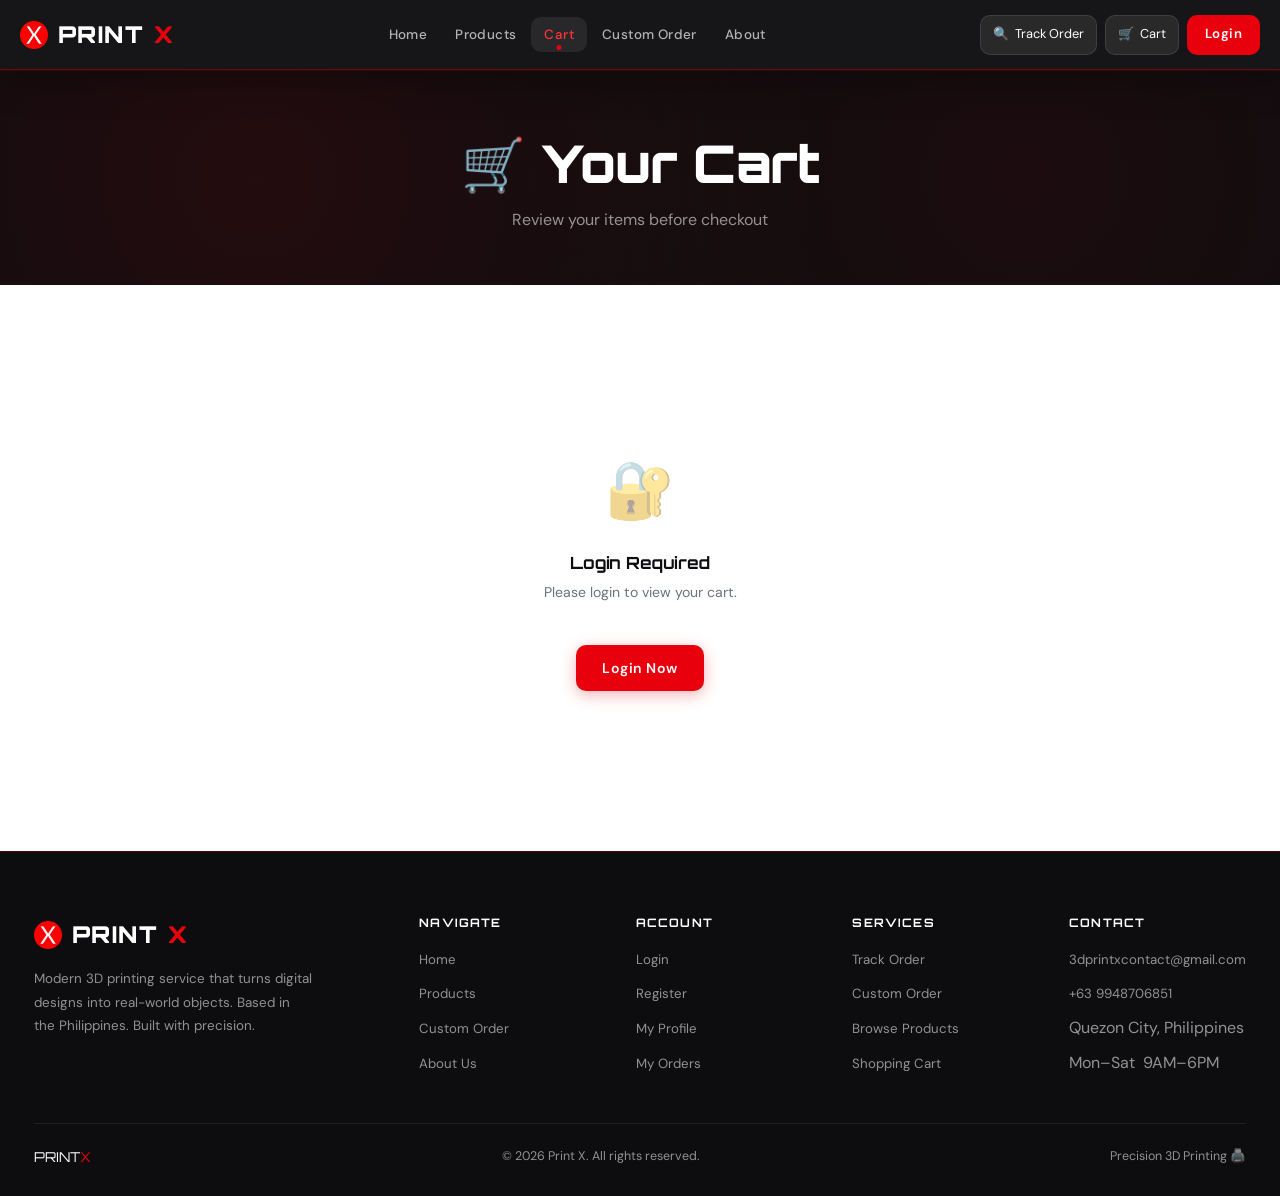
<file: docs/customer/cart.html>
<!DOCTYPE html>
<html lang="en">
<head>
  <meta charset="UTF-8">
  <meta name="viewport" content="width=device-width, initial-scale=1.0">
  <link rel="icon" href="../favicon.ico" type="image/x-icon">
  <link rel="icon" href="../favicon.png" type="image/png">
  <title>Cart – Print X</title>
  <link rel="stylesheet" href="../assets/css/style.css">
  <style>
    .cart-layout {
      display: grid;
      grid-template-columns: 1fr 340px;
      gap: 28px;
      align-items: start;
    }

    .cart-item {
      display: flex;
      gap: 18px;
      padding: 18px 0;
      border-bottom: 1px solid var(--gray-mid);
      align-items: center;
    }

    .cart-item:last-child { border-bottom: none; }

    .cart-item-checkbox {
      width: 20px;
      height: 20px;
      cursor: pointer;
      accent-color: var(--red);
      flex-shrink: 0;
    }

    .select-all-row {
      display: flex;
      align-items: center;
      gap: 10px;
      padding: 12px 0;
      border-bottom: 2px solid var(--gray-mid);
      margin-bottom: 8px;
      font-size: 0.88rem;
      font-weight: 600;
    }

    .cart-item-img {
      width: 84px;
      height: 84px;
      object-fit: cover;
      border-radius: var(--radius);
      background: var(--gray-light);
      flex-shrink: 0;
    }

    .cart-item-placeholder {
      width: 84px;
      height: 84px;
      background: var(--gray-light);
      border-radius: var(--radius);
      display: flex;
      align-items: center;
      justify-content: center;
      font-size: 1.6rem;
      flex-shrink: 0;
    }

    .cart-item-info { flex: 1; min-width: 0; }

    .cart-item-name {
      font-family: var(--font-display);
      font-size: 0.88rem;
      font-weight: 700;
      margin-bottom: 5px;
      white-space: nowrap;
      overflow: hidden;
      text-overflow: ellipsis;
    }

    .cart-item-price {
      color: var(--red);
      font-family: var(--font-display);
      font-size: 0.95rem;
      font-weight: 700;
      margin-bottom: 10px;
    }

    .qty-controls {
      display: flex;
      align-items: center;
      gap: 8px;
      margin-bottom: 6px;
    }

    .qty-btn {
      width: 30px;
      height: 30px;
      border-radius: 6px;
      background: var(--gray-light);
      border: 1px solid var(--gray-mid);
      font-size: 1rem;
      display: flex;
      align-items: center;
      justify-content: center;
      cursor: pointer;
      transition: all var(--transition);
      font-weight: 700;
      line-height: 1;
    }

    .qty-btn:hover { background: var(--red); color: white; border-color: var(--red); }

    .qty-display {
      min-width: 32px;
      text-align: center;
      font-weight: 700;
      font-size: 0.9rem;
    }

    .cart-item-remove {
      background: none;
      border: none;
      color: var(--gray-text);
      cursor: pointer;
      padding: 8px;
      border-radius: var(--radius);
      transition: all var(--transition);
      font-size: 1.1rem;
      flex-shrink: 0;
    }

    .cart-item-remove:hover { background: #fee2e2; color: var(--red); }

    .cart-subtotal {
      font-family: var(--font-mono);
      font-size: 0.78rem;
      color: var(--gray-text);
    }

    .summary-card {
      background: var(--white);
      border: 1px solid var(--gray-mid);
      border-radius: var(--radius-lg);
      padding: 26px;
      box-shadow: var(--shadow);
      position: sticky;
      top: calc(var(--nav-height) + 20px);
    }

    .summary-card h3 {
      font-family: var(--font-display);
      font-size: 0.95rem;
      margin-bottom: 18px;
      padding-bottom: 14px;
      border-bottom: 1px solid var(--gray-mid);
    }

    .summary-row {
      display: flex;
      justify-content: space-between;
      margin-bottom: 10px;
      font-size: 0.87rem;
    }

    .summary-row.total {
      border-top: 2px solid var(--dark);
      padding-top: 14px;
      margin-top: 14px;
      font-weight: 700;
      font-size: 1.05rem;
      font-family: var(--font-display);
    }

    .summary-row.total span:last-child { color: var(--red); }

    @media (max-width: 820px) {
      .cart-layout { grid-template-columns: 1fr; }
      .summary-card { position: static; }
    }

    @media (max-width: 480px) {
      .cart-item { gap: 12px; }
      .cart-item-img, .cart-item-placeholder { width: 70px; height: 70px; }
    }
  </style>
</head>
<body>
  <header class="navbar" id="navbar"></header>

  <div class="page-header">
    <div class="container">
      <h1>🛒 Your Cart</h1>
      <p>Review your items before checkout</p>
    </div>
  </div>

  <section class="section">
    <div class="container">
      <div id="cartContent">
        <div class="loading-wrap">
          <div class="spinner"></div>
          <span>Loading cart…</span>
        </div>
      </div>
    </div>
  </section>

  <footer class="footer" id="footer"></footer>
  <div class="toast-container"></div>

  <script src="../assets/js/script.js"></script>
  <script>
    let cartData = [];
    let customRequestsData = [];
    let selectedItems = new Set();
    let selectedCustomItems = new Set();

    async function loadCart() {
      const content = document.getElementById('cartContent');

      if (!Auth.isLoggedIn()) {
        content.innerHTML = '<div class="empty-state"><div class="icon">🔐</div><h3>Login Required</h3><p>Please login to view your cart.</p><a href="login.html" class="btn btn-primary mt-16">Login Now</a></div>';
        return;
      }

      const { ok, data } = await apiFetch('/cart/');
      if (!ok) {
        content.innerHTML = '<div class="empty-state"><div class="icon">⚠️</div><h3>Failed to Load Cart</h3><p>Please try again later.</p></div>';
        return;
      }

      // Backend returns { items: [...] } with flat fields: id, name, price, quantity, subtotal, image
      cartData = data.items || data.cart || [];
      customRequestsData = data.custom_requests || [];
      
      // Select all items by default
      selectedItems = new Set(cartData.map(item => item.id));
      selectedCustomItems = new Set(customRequestsData.map(req => req.id));
      
      const total = cartData.reduce((sum, item) => sum + parseFloat(item.subtotal || 0), 0);
      const totalItems = cartData.length + customRequestsData.length;

      if (totalItems === 0) {
        content.innerHTML = '<div class="empty-state"><div class="icon">🛒</div><h3>Your Cart is Empty</h3><p>Browse our products or submit a custom request!</p><a href="product.html" class="btn btn-primary mt-16">Browse Products</a></div>';
        return;
      }

      content.innerHTML = `
        <div class="cart-layout">
          <div class="card">
            <h3 style="font-family:var(--font-display);font-size:0.95rem;margin-bottom:4px">Cart Items <span style="color:var(--gray-text);font-weight:400">(${totalItems})</span></h3>
            <div class="select-all-row">
              <input type="checkbox" id="selectAllCheckbox" class="cart-item-checkbox" onchange="toggleSelectAll()" checked>
              <label for="selectAllCheckbox" style="cursor:pointer;user-select:none;">Select All</label>
            </div>
            <div id="cartItems"></div>
          </div>
          <div class="summary-card">
            <h3>Order Summary</h3>
            <div id="summaryRows"></div>
            <div class="summary-row total"><span>Total</span><span id="grandTotal">${formatPrice(total)}</span></div>
            <button class="btn btn-primary btn-full mt-24" style="font-size:0.95rem;padding:14px" onclick="goCheckout()">Proceed to Checkout →</button>
            <a href="product.html" class="btn btn-outline btn-full mt-12" style="text-align:center">← Continue Shopping</a>
          </div>
        </div>`;

      renderCartItems();
      updateSummary();
    }

    function toggleSelectAll() {
      const checkbox = document.getElementById('selectAllCheckbox');
      if (checkbox.checked) {
        selectedItems = new Set(cartData.map(item => item.id));
        selectedCustomItems = new Set(customRequestsData.map(req => req.id));
      } else {
        selectedItems.clear();
        selectedCustomItems.clear();
      }
      renderCartItems();
      updateSummary();
    }

    function toggleItemSelection(itemId) {
      if (selectedItems.has(itemId)) {
        selectedItems.delete(itemId);
      } else {
        selectedItems.add(itemId);
      }
      updateSelectAllCheckbox();
      updateSummary();
    }

    function toggleCustomItemSelection(reqId) {
      if (selectedCustomItems.has(reqId)) {
        selectedCustomItems.delete(reqId);
      } else {
        selectedCustomItems.add(reqId);
      }
      updateSelectAllCheckbox();
      updateSummary();
    }

    function updateSelectAllCheckbox() {
      const checkbox = document.getElementById('selectAllCheckbox');
      const totalItems = cartData.length + customRequestsData.length;
      const selectedCount = selectedItems.size + selectedCustomItems.size;
      checkbox.checked = selectedCount === totalItems && totalItems > 0;
    }

    function renderCartItems() {
      const container = document.getElementById('cartItems');
      
      const regularItemsHtml = cartData.map(function(item) {
        var hasImg = !!item.image;
        var isChecked = selectedItems.has(item.id);
        return `
          <div class="cart-item" id="cartItem-${item.id}">
            <input type="checkbox" class="cart-item-checkbox" ${isChecked ? 'checked' : ''} onchange="toggleItemSelection(${item.id})">
            ${hasImg ? `<img src="${item.image}" alt="${item.name}" class="cart-item-img" onerror="this.style.display='none';this.nextElementSibling.style.display='flex'">` : ''}
            <div class="cart-item-placeholder" style="${hasImg ? 'display:none' : ''}">🖨️</div>
            <div class="cart-item-info">
              <div class="cart-item-name">${item.name || 'Product'}</div>
              <div class="cart-item-price">${formatPrice(item.price || 0)} each</div>
              <div class="qty-controls">
                <button class="qty-btn" onclick="changeQty(${item.id}, ${item.quantity - 1})">−</button>
                <span class="qty-display" id="qty-${item.id}">${item.quantity}</span>
                <button class="qty-btn" onclick="changeQty(${item.id}, ${item.quantity + 1})">+</button>
              </div>
              <div class="cart-subtotal">Subtotal: ${formatPrice(item.subtotal || 0)}</div>
            </div>
            <button class="cart-item-remove" onclick="removeItem(${item.id})" title="Remove item">🗑️</button>
          </div>`;
      }).join('');

      const customItemsHtml = customRequestsData.map(function(req) {
        var isChecked = selectedCustomItems.has(req.id);
        return `
          <div class="cart-item" id="customReqItem-${req.id}">
            <input type="checkbox" class="cart-item-checkbox" ${isChecked ? 'checked' : ''} onchange="toggleCustomItemSelection(${req.id})">
            <div class="cart-item-placeholder">⬡</div>
            <div class="cart-item-info">
              <div class="cart-item-name" title="${req.file_name}">Custom: ${req.file_name}</div>
              <div class="cart-item-price">${formatPrice(req.estimated_price || 0)} each</div>
              <div class="qty-controls">
                <span class="qty-display">${req.quantity}</span>
              </div>
              <div class="cart-subtotal">Subtotal: ${formatPrice((req.estimated_price || 0) * req.quantity)}</div>
            </div>
            <button class="cart-item-remove" onclick="removeCustomItem(${req.id})" title="Remove item">🗑️</button>
          </div>`;
      }).join('');

      container.innerHTML = regularItemsHtml + customItemsHtml;
    }

    function updateSummary() {
      const selectedCartItems = cartData.filter(item => selectedItems.has(item.id));
      const selectedCustomReqs = customRequestsData.filter(req => selectedCustomItems.has(req.id));
      
      const regularItemsSummary = selectedCartItems.map(function(item) {
        return `<div class="summary-row"><span>${item.name || 'Item'} ×${item.quantity}</span><span>${formatPrice(item.subtotal || 0)}</span></div>`;
      }).join('');

      const customItemsSummary = selectedCustomReqs.map(function(req) {
        const subtotal = (req.estimated_price || 0) * req.quantity;
        return `<div class="summary-row"><span>Custom: ${req.file_name} ×${req.quantity}</span><span>${formatPrice(subtotal)}</span></div>`;
      }).join('');

      const total = selectedCartItems.reduce((sum, item) => sum + parseFloat(item.subtotal || 0), 0) +
                    selectedCustomReqs.reduce((sum, req) => sum + ((req.estimated_price || 0) * req.quantity), 0);

      document.getElementById('summaryRows').innerHTML = regularItemsSummary + customItemsSummary;
      document.getElementById('grandTotal').textContent = formatPrice(total);
    }

    async function removeCustomItem(reqId) {
      const res = await apiFetch('/cart/remove-custom/' + reqId + '/', { method: 'DELETE' });
      if (res.ok) { Toast.info('Custom item removed.'); loadCart(); updateCartCount(); }
      else Toast.error('Failed to remove custom item.');
    }

    async function changeQty(itemId, newQty) {
      if (newQty <= 0) { removeItem(itemId); return; }
      const res = await apiFetch('/cart/update/' + itemId + '/', {
        method: 'PUT',
        body: JSON.stringify({ quantity: newQty }),
      });
      if (res.ok) { loadCart(); updateCartCount(); }
      else Toast.error(res.data?.error || 'Update failed.');
    }

    async function removeItem(itemId) {
      const res = await apiFetch('/cart/remove/' + itemId + '/', { method: 'DELETE' });
      if (res.ok) { 
        selectedItems.delete(itemId);
        Toast.info('Item removed.'); 
        loadCart(); 
        updateCartCount(); 
      }
      else Toast.error('Failed to remove item.');
    }

    function goCheckout() {
      if (selectedItems.size === 0 && selectedCustomItems.size === 0) {
        Toast.error('Please select at least one item to checkout.');
        return;
      }
      
      // Store selected items in sessionStorage
      sessionStorage.setItem('selectedCartItems', JSON.stringify(Array.from(selectedItems)));
      sessionStorage.setItem('selectedCustomItems', JSON.stringify(Array.from(selectedCustomItems)));
      
      window.location.href = 'checkout.html';
    }

    loadCart();
  </script>
</body>
</html>
</file>
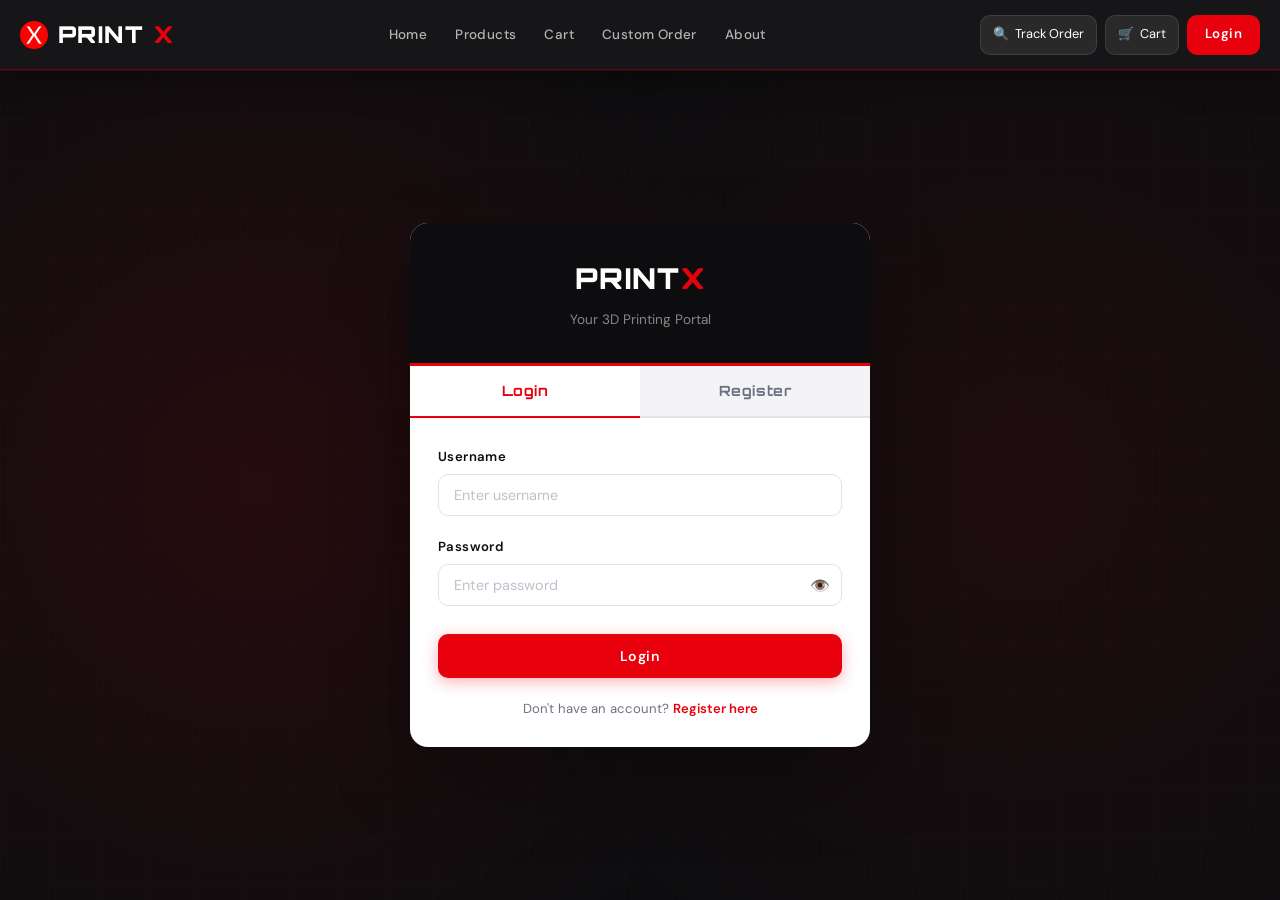
<file: docs/customer/checkout.html>
<!DOCTYPE html>
<html lang="en">
<head>
  <meta charset="UTF-8" />
  <meta name="viewport" content="width=device-width, initial-scale=1.0" />
  <link rel="icon" href="../favicon.ico" type="image/x-icon">
  <link rel="icon" href="../favicon.png" type="image/png">
  <title>Checkout – Print X</title>
  <link rel="stylesheet" href="../assets/css/style.css" />
  <style>
    /* ── Step Indicator ──────────────────────── */
    .step-indicator {
      display: flex;
      align-items: center;
      margin-bottom: 36px;
      overflow-x: auto;
      padding-bottom: 4px;
    }

    .step-ind {
      display: flex;
      align-items: center;
      gap: 8px;
      flex-shrink: 0;
    }

    .step-ind-num {
      width: 34px;
      height: 34px;
      border-radius: 50%;
      background: var(--gray-mid);
      display: flex;
      align-items: center;
      justify-content: center;
      font-weight: 700;
      font-size: 0.82rem;
      color: var(--gray-text);
      flex-shrink: 0;
    }

    .step-ind.active .step-ind-num {
      background: var(--red);
      color: white;
      box-shadow: 0 0 16px rgba(232,0,13,0.35);
    }

    .step-ind.done .step-ind-num {
      background: #22c55e;
      color: white;
    }

    .step-ind-label {
      font-size: 0.8rem;
      font-weight: 600;
      color: var(--gray-text);
      white-space: nowrap;
    }

    .step-ind.active .step-ind-label { color: var(--dark); }
    .step-ind.done  .step-ind-label  { color: #16a34a; }

    .step-connector {
      flex: 1;
      min-width: 24px;
      height: 2px;
      background: var(--gray-mid);
      margin: 0 10px;
    }

    /* ── Checkout Layout ─────────────────────── */
    .checkout-layout {
      display: grid;
      grid-template-columns: 1fr 360px;
      gap: 28px;
      align-items: start;
    }

    /* ── Payment Containers ──────────────────── */
    .payment-container {
      display: none;
      margin-top: 16px;
      border-radius: var(--radius-lg);
      overflow: hidden;
      border: 1px solid var(--gray-mid);
    }

    .payment-header {
      padding: 20px 24px;
      display: flex;
      align-items: center;
      gap: 14px;
    }

    .payment-body {
      padding: 16px 24px 20px;
      background: var(--off-white);
    }

    .payment-qr-wrap {
      text-align: center;
      padding: 8px 0 12px;
    }

    .gcash-header  { background: #00b14f; }
    .maya-header   { background: #00d4aa; }
    .bank-header   { background: #1e3a5f; }

    .payment-header .pay-icon { font-size: 2rem; }
    .payment-header .pay-title { color: white; font-weight: 700; font-family: var(--font-display); font-size: 0.95rem; }
    .payment-header .pay-amount { color: rgba(255,255,255,0.9); font-size: 0.85rem; margin-top: 2px; }

    .bank-detail-row {
      display: flex;
      justify-content: space-between;
      padding: 8px 0;
      border-bottom: 1px solid var(--gray-mid);
      font-size: 0.85rem;
    }

    .bank-detail-row:last-child { border-bottom: none; }
    .bank-detail-row .lbl  { color: var(--gray-text); }
    .bank-detail-row .val  { font-family: var(--font-mono); font-weight: 600; }
    .bank-detail-row .val.red { color: var(--red); }

    /* ── Order Summary card ──────────────────── */
    .summary-sticky {
      position: sticky;
      top: calc(var(--nav-height) + 20px);
    }

    .order-item-row {
      display: flex;
      justify-content: space-between;
      align-items: flex-start;
      padding: 11px 0;
      border-bottom: 1px solid var(--gray-mid);
      font-size: 0.87rem;
      gap: 12px;
    }

    .order-item-row:last-child { border-bottom: none; }
    .order-item-name { font-weight: 600; }
    .order-item-sub  { color: var(--gray-text); font-size: 0.78rem; margin-top: 2px; }
    .order-item-price { font-weight: 700; white-space: nowrap; }

    .summary-total-row {
      display: flex;
      justify-content: space-between;
      font-size: 0.87rem;
      margin-bottom: 8px;
    }

    .summary-total-row.big {
      font-family: var(--font-display);
      font-weight: 700;
      font-size: 1rem;
    }

    .summary-total-row.big span:last-child { color: var(--red); }

    /* ── Success Screen ──────────────────────── */
    .success-box {
      text-align: center;
      padding: 56px 32px;
      max-width: 560px;
      margin: 0 auto;
    }

    .success-icon {
      width: 96px;
      height: 96px;
      background: #d1fae5;
      border-radius: 50%;
      display: flex;
      align-items: center;
      justify-content: center;
      font-size: 2.4rem;
      margin: 0 auto 24px;
      animation: successPop 0.5s cubic-bezier(0.175, 0.885, 0.32, 1.275);
    }

    @keyframes successPop {
      from { transform: scale(0); opacity: 0; }
      to   { transform: scale(1); opacity: 1; }
    }

    .order-ref {
      font-family: var(--font-mono);
      background: var(--gray-light);
      padding: 8px 22px;
      border-radius: var(--radius);
      font-size: 0.9rem;
      display: inline-block;
      margin-bottom: 28px;
      border: 1px solid var(--gray-mid);
    }

    /* ── Ref number tip box ──────────────────── */
    .ref-tip {
      font-size: 0.77rem;
      color: var(--gray-text);
      margin-top: 6px;
      line-height: 1.55;
    }

    /* ── Name row ───────────────────────────── */
    .name-row {
      display: grid;
      grid-template-columns: 1fr 1fr;
      gap: 14px;
    }

    /* ── Responsive ──────────────────────────── */
    @media (max-width: 860px) {
      .checkout-layout { 
        grid-template-columns: 1fr; 
        /* Show summary first on mobile */
        direction: ltr;
      }
      .summary-sticky  { 
        position: static; 
        order: -1; /* Move summary to top on mobile */
      }
      .checkout-layout > div:first-child {
        order: 1; /* Move form below summary on mobile */
      }
    }

    @media (max-width: 480px) {
      .name-row { grid-template-columns: 1fr; }
      .step-ind-label { display: none; }
      .success-box { padding: 40px 16px; }
    }
  </style>
</head>
<body>
  <header class="navbar" id="navbar"></header>

  <div class="page-header">
    <div class="container">
      <h1>Checkout</h1>
      <p>Complete your order below</p>
    </div>
  </div>

  <section class="section">
    <div class="container">
      <div id="checkoutContent">
        <div class="loading-wrap">
          <div class="spinner"></div>
          <span>Loading checkout…</span>
        </div>
      </div>
    </div>
  </section>

  <footer class="footer" id="footer"></footer>
  <div class="toast-container"></div>

  <script src="../assets/js/script.js"></script>
  <script>
    let cartItems = [];
    let customRequests = [];
    let cartTotal = 0;
    let orderRef  = 'PRINTX' + Date.now();
    let checkoutInterval;

    /* ── Init ──────────────────────────────────── */
    async function initCheckout() {
      if (!requireAuth()) return;
      await loadCheckoutData();
      renderCheckout();

      // Poll for updates every 10 seconds
      if (checkoutInterval) clearInterval(checkoutInterval);
      checkoutInterval = setInterval(loadCheckoutData, 10000);
    }

    /* ── Load Data ─────────────────────────────── */
    async function loadCheckoutData() {
      const res = await apiFetch('/cart/');
      const content = document.getElementById('checkoutContent');

      // Get selected items from sessionStorage
      const selectedCartIds = JSON.parse(sessionStorage.getItem('selectedCartItems') || '[]');
      const selectedCustomIds = JSON.parse(sessionStorage.getItem('selectedCustomItems') || '[]');

      const allCartItems = res.data.cart || [];
      const allCustomRequests = res.data.custom_requests || [];

      // Filter only selected items
      const newCartItems = allCartItems.filter(item => selectedCartIds.includes(item.id));
      const newCustomRequests = allCustomRequests.filter(req => selectedCustomIds.includes(req.id));

      if (newCartItems.length === 0 && newCustomRequests.length === 0) {
        content.innerHTML = '<div class="empty-state"><div class="icon">🛒</div><h3>Nothing to Checkout</h3><p>No items selected for checkout.</p><a href="cart.html" class="btn btn-primary mt-16">← Back to Cart</a></div>';
        if (checkoutInterval) {
          clearInterval(checkoutInterval);
          checkoutInterval = null;
        }
        return;
      }

      // Check if data has changed before re-rendering
      if (JSON.stringify(cartItems) !== JSON.stringify(newCartItems) || JSON.stringify(customRequests) !== JSON.stringify(newCustomRequests)) {
        cartItems = newCartItems;
        customRequests = newCustomRequests;
        
        // Calculate total for selected items only
        cartTotal = cartItems.reduce((sum, item) => sum + parseFloat(item.subtotal || 0), 0) +
                    customRequests.reduce((sum, req) => sum + ((req.estimated_price || 0) * req.quantity), 0);
        
        renderCheckout();
        Toast.success('Your checkout has been updated.');
      }
    }

    /* ── Render Checkout Form ───────────────────── */
    function renderCheckout() {
      const content = document.getElementById('checkoutContent');
      const user    = Auth.getUser() || {};
      
      // Try to get phone from profile
      let userPhone = '';
      try {
        const profile = JSON.parse(localStorage.getItem('px_profile') || '{}');
        userPhone = profile.phone || '';
      } catch (e) {
        // Ignore error
      }

      const itemsHtml = cartItems.map(function(item) {
        return '<div class="order-item-row">' +
          '<div>' +
            '<div class="order-item-name">' + (item.product && item.product.name || 'Item') + '</div>' +
            '<div class="order-item-sub">×' + item.quantity + ' @ ' + formatPrice(item.product && item.product.price || 0) + '</div>' +
          '</div>' +
          '<div class="order-item-price">' + formatPrice(item.subtotal || 0) + '</div>' +
        '</div>';
      }).join('');

      const customItemsHtml = customRequests.map(function(req) {
        return '<div class="order-item-row">' +
          '<div>' +
            '<div class="order-item-name">Custom: ' + req.file_name + '</div>' +
            '<div class="order-item-sub">×' + req.quantity + ' @ ' + formatPrice(req.estimated_price || 0) + '</div>' +
          '</div>' +
          '<div class="order-item-price">' + formatPrice((req.estimated_price || 0) * req.quantity) + '</div>' +
        '</div>';
      }).join('');

      const noCustomItemsMessage = customRequests.length === 0 ? '<p style="font-size:0.8rem;color:var(--gray-text);text-align:center;padding:10px 0;">No approved custom requests.</p>' : '';

      content.innerHTML =
        /* Step Indicator */
        '<div class="step-indicator">' +
          '<div class="step-ind done"><div class="step-ind-num">✓</div><div class="step-ind-label">Cart</div></div>' +
          '<div class="step-connector"></div>' +
          '<div class="step-ind active"><div class="step-ind-num">2</div><div class="step-ind-label">Checkout</div></div>' +
          '<div class="step-connector"></div>' +
          '<div class="step-ind"><div class="step-ind-num">3</div><div class="step-ind-label">Confirmation</div></div>' +
        '</div>' +

        '<div class="checkout-layout">' +

          /* ── LEFT: Delivery + Payment ── */
          '<div class="card">' +
            '<h3 style="font-family:var(--font-display);margin-bottom:22px;font-size:1rem">Delivery Information</h3>' +

            '<div class="name-row">' +
              '<div class="form-group"><label>First Name</label><input type="text" class="form-control" id="firstName" value="' + (user.first_name || '') + '" placeholder="Juan"></div>' +
              '<div class="form-group"><label>Last Name</label><input type="text" class="form-control" id="lastName" value="' + (user.last_name || '') + '" placeholder="dela Cruz"></div>' +
            '</div>' +

            '<div class="form-group"><label>Email Address</label><input type="email" class="form-control" id="email" value="' + (user.email || '') + '" placeholder="juan@email.com"></div>' +
            '<div class="form-group">' +
              '<label>Phone Number <span style="color:var(--red)">*</span></label>' +
              '<input type="tel" class="form-control" id="phone" value="' + userPhone + '" placeholder="+63 912 345 6789 or 09123456789" required>' +
              '<p class="ref-tip">📞 Philippine mobile number for delivery coordination</p>' +
            '</div>' +

            '<div class="form-group">' +
              '<label>Full Delivery Address <span style="color:var(--red)">*</span></label>' +
              '<textarea class="form-control" id="address" rows="3" placeholder="House/Unit No., Street, Barangay, City/Municipality, Province, ZIP Code"></textarea>' +
            '</div>' +

            '<div class="form-group">' +
              '<label>Payment Method</label>' +
              '<select class="form-control" id="payment" onchange="togglePaymentOptions()">' +
                '<option value="gcash">GCash</option>' +
                '<option value="maya">Maya (PayMaya)</option>' +
                '<option value="bank">Bank Transfer (BPI)</option>' +
              '</select>' +

              /* GCash */
              '<div id="gcash-container" class="payment-container">' +
                '<div class="payment-header gcash-header">' +
                  '<div class="pay-icon">💚</div>' +
                  '<div><div class="pay-title">GCash</div><div class="pay-amount">Scan QR to pay ₱<span id="gcash-amount">0.00</span></div></div>' +
                '</div>' +
                '<div class="payment-body">' +
                  '<div class="payment-qr-wrap"><img src="img/qr.jpg" alt="GCash QR Code" class="payment-qr"></div>' +
                  '<p style="text-align:center;font-size:0.8rem;color:var(--gray-text)">Reference: <strong id="gcash-ref"></strong></p>' +
                '</div>' +
              '</div>' +

              /* Maya */
              '<div id="maya-container" class="payment-container">' +
                '<div class="payment-header maya-header">' +
                  '<div class="pay-icon">💙</div>' +
                  '<div><div class="pay-title">Maya (PayMaya)</div><div class="pay-amount">Pay ₱<span id="maya-amount">0.00</span></div></div>' +
                '</div>' +
                '<div class="payment-body">' +
                  '<div style="text-align:center">' +
                    '<button onclick="copyText(document.getElementById(\'maya-link\').textContent)" class="btn btn-primary btn-sm" style="margin-bottom:10px">Copy Payment Link</button>' +
                    '<div id="maya-link" style="font-size:0.78rem;color:var(--gray-text);word-break:break-all">maya.com/pay?amount=0</div>' +
                  '</div>' +
                '</div>' +
              '</div>' +

              /* Bank */
              '<div id="bank-container" class="payment-container">' +
                '<div class="payment-header bank-header">' +
                  '<div class="pay-icon">🏦</div>' +
                  '<div><div class="pay-title">BPI Bank Transfer</div><div class="pay-amount">Transfer ₱<span id="bank-amount">0.00</span></div></div>' +
                '</div>' +
                '<div class="payment-body">' +
                  '<div class="bank-detail-row"><span class="lbl">Account Number</span><span class="val">1234-5678-90</span></div>' +
                  '<div class="bank-detail-row"><span class="lbl">Account Name</span><span class="val">Print X Trading</span></div>' +
                  '<div class="bank-detail-row"><span class="lbl">Reference</span><span class="val red" id="bank-ref"></span></div>' +
                  '<div class="bank-detail-row"><span class="lbl">Amount</span><span class="val red">₱<span id="bank-amount2">0.00</span></span></div>' +
                  '<button onclick="copyBankDetails()" class="btn btn-primary btn-sm btn-full mt-12">Copy Bank Details</button>' +
                '</div>' +
              '</div>' +
            '</div>' +

            '<div class="form-group">' +
              '<label>Payment Reference Number <span style="color:var(--red)">*</span></label>' +
              '<input type="text" class="form-control" id="refNumber" placeholder="e.g. GCash ref: 1234567890 or bank transaction ID" style="font-family:var(--font-mono)">' +
              '<p class="ref-tip">📋 Enter the reference/transaction number from your payment receipt so we can verify your payment quickly.</p>' +
            '</div>' +

            '<div class="form-group">' +
              '<label>Order Notes <span style="color:var(--gray-text);font-weight:400">(Optional)</span></label>' +
              '<textarea class="form-control" id="notes" rows="2" placeholder="Any special instructions…"></textarea>' +
            '</div>' +

            '<button class="btn btn-primary btn-full" style="font-size:1rem;padding:15px" id="placeOrderBtn" onclick="placeOrder()">✓ Place Order</button>' +
            '<a href="cart.html" class="btn btn-outline btn-full mt-12" style="text-align:center">← Back to Cart</a>' +
          '</div>' +

          /* ── RIGHT: Summary ── */
          '<div class="summary-sticky">' +
            '<div class="card">' +
              '<h3 style="font-family:var(--font-display);font-size:0.95rem;margin-bottom:18px">Order Summary</h3>' +
              itemsHtml +
              customItemsHtml +
              noCustomItemsMessage +
              '<div class="divider"></div>' +
              '<div class="summary-total-row"><span>Subtotal</span><span>' + formatPrice(cartTotal) + '</span></div>' +
              '<div class="summary-total-row"><span>Shipping</span><span style="color:#16a34a;font-weight:600">FREE</span></div>' +
              '<div class="divider" style="margin:8px 0"></div>' +
              '<div class="summary-total-row big"><span>Total</span><span>' + formatPrice(cartTotal) + '</span></div>' +
              '<div class="divider" style="margin:10px 0 6px"></div>' +
              '<div class="summary-total-row" style="color:var(--red);font-weight:600"><span>60% Online Payment</span><span>' + formatPrice(cartTotal * 0.6) + '</span></div>' +
              '<div class="summary-total-row text-gray"><span>40% Upon Delivery (COD)</span><span>' + formatPrice(cartTotal * 0.4) + '</span></div>' +
              '<p style="font-size:0.75rem;color:var(--gray-text);margin-top:8px;line-height:1.5">Pay 60% now via your chosen method. The remaining 40% is collected on delivery.</p>' +
            '</div>' +
          '</div>' +

        '</div>';

      /* Trigger first payment option display */
      togglePaymentOptions();
    }

    /* ── Toggle Payment UI ──────────────────────── */
    function togglePaymentOptions() {
      const payment    = document.getElementById('payment').value;
      const onlineAmt  = (cartTotal * 0.6).toFixed(2);

      document.querySelectorAll('.payment-container').forEach(function(c) { c.style.display = 'none'; });

      if (payment === 'gcash') {
        var el = document.getElementById('gcash-container');
        el.style.display = 'block';
        document.getElementById('gcash-amount').textContent = onlineAmt;
        document.getElementById('gcash-ref').textContent    = orderRef;
      } else if (payment === 'maya') {
        var el = document.getElementById('maya-container');
        el.style.display = 'block';
        document.getElementById('maya-amount').textContent = onlineAmt;
        document.getElementById('maya-link').textContent   = 'maya.com/pay?amount=' + onlineAmt + '&ref=' + orderRef;
      } else if (payment === 'bank') {
        var el = document.getElementById('bank-container');
        el.style.display = 'block';
        document.getElementById('bank-amount').textContent  = onlineAmt;
        document.getElementById('bank-amount2').textContent = onlineAmt;
        document.getElementById('bank-ref').textContent     = orderRef;
      }
    }

    /* ── Helpers ────────────────────────────────── */
    function copyText(text) {
      navigator.clipboard.writeText(text).then(function() {
        Toast.success('Copied to clipboard!');
      }).catch(function() {
        Toast.info('Copy manually: ' + text);
      });
    }

    function copyBankDetails() {
      var details = 'BPI Account: 1234-5678-90\nPrint X Trading\nAmount: \u20b1' + (cartTotal * 0.6).toFixed(2) + '\nRef: ' + orderRef;
      copyText(details);
    }

    /* ── Place Order ────────────────────────────── */
    async function placeOrder() {
      var address   = document.getElementById('address').value.trim();
      var phone     = document.getElementById('phone').value.trim();
      var payment   = document.getElementById('payment').value;
      var refNumber = document.getElementById('refNumber').value.trim();
      var notes     = document.getElementById('notes').value.trim();

      if (!address) {
        Toast.error('Please enter your delivery address.');
        document.getElementById('address').focus();
        return;
      }

      if (!phone) {
        Toast.error('Please enter your phone number.');
        document.getElementById('phone').focus();
        return;
      }

      // Validate Philippine phone number format
      var phonePattern = /^(\+639|09|9)\d{9}$/;
      var cleanPhone = phone.replace(/[\s-]/g, ''); // Remove spaces and dashes
      
      if (!phonePattern.test(cleanPhone)) {
        Toast.error('Invalid phone number format. Use +639XXXXXXXXX, 09XXXXXXXXX, or 9XXXXXXXXX');
        document.getElementById('phone').focus();
        return;
      }

      if (!refNumber) {
        Toast.error('Please enter your payment reference number.');
        document.getElementById('refNumber').focus();
        return;
      }

      // Stop polling BEFORE placing order
      if (checkoutInterval) {
        clearInterval(checkoutInterval);
        checkoutInterval = null;
      }

      var btn = document.getElementById('placeOrderBtn');
      btn.disabled    = true;
      btn.textContent = 'Placing order…';

      var res = await apiFetch('/checkout/', {
        method: 'POST',
        body: JSON.stringify({
          address:          address,
          phone:            cleanPhone,
          payment_method:   payment,
          reference_number: refNumber,
          notes:            notes,
        }),
      });

      if (res.ok) {
        showSuccessScreen(res.data.order || res.data);
        updateCartCount();
      } else {
        Toast.error((res.data && res.data.error) || 'Failed to place order. Please try again.');
        btn.disabled    = false;
        btn.textContent = '✓ Place Order';
        // Restart polling if order failed
        if (!checkoutInterval) {
          checkoutInterval = setInterval(loadCheckoutData, 10000);
        }
      }
    }

    /* ── Success Screen ─────────────────────────── */
    function showSuccessScreen(order) {
      // Ensure polling is stopped (redundant safety check)
      if (checkoutInterval) {
        clearInterval(checkoutInterval);
        checkoutInterval = null;
      }
      
      var content = document.getElementById('checkoutContent');
      content.innerHTML =
        '<div class="card success-box">' +
          '<div class="success-icon">✓</div>' +
          '<h2>Order Placed Successfully!</h2>' +
          '<p>Thank you! We\u2019ll start preparing your order right away.</p>' +
          '<div class="order-ref">Order #' + (order && order.id ? order.id : '—') + '</div>' +
          '<p style="color:var(--gray-text);font-size:0.85rem;margin-bottom:32px">' +
            'Total: <strong style="color:var(--red)">' + formatPrice(order && order.total_price || cartTotal) + '</strong>' +
          '</p>' +
          '<div style="display:flex;gap:14px;justify-content:center;flex-wrap:wrap">' +
            '<a href="orders.html" class="btn btn-primary">📦 View My Orders</a>' +
            '<a href="product.html" class="btn btn-outline">Continue Shopping</a>' +
          '</div>' +
        '</div>';
    }

    initCheckout();
  </script>
</body>
</html>
</file>
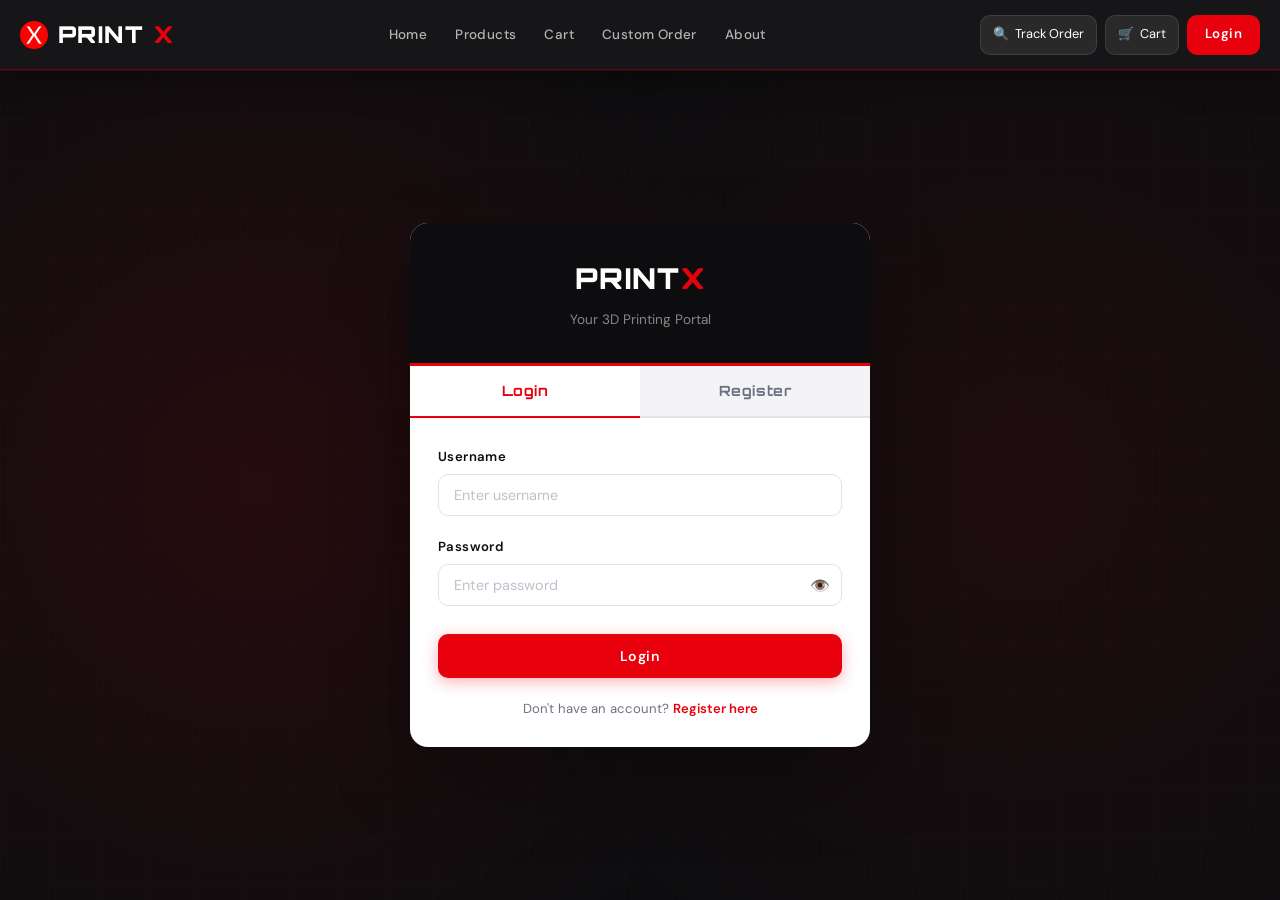
<file: docs/customer/login.html>
<!DOCTYPE html>
<html lang="en">
<head>
  <meta charset="UTF-8" />
  <meta name="viewport" content="width=device-width, initial-scale=1.0" />
  <link rel="icon" href="../favicon.ico" type="image/x-icon">
  <link rel="icon" href="../favicon.png" type="image/png">
  <title>Login – Print X</title>
  <link rel="stylesheet" href="../assets/css/style.css" />
  <style>
    .auth-wrapper {
      min-height: calc(100vh - var(--nav-height));
      background: var(--dark);
      display: flex;
      align-items: center;
      justify-content: center;
      padding: 40px 24px;
      position: relative;
      overflow: hidden;
    }

    .auth-wrapper::before {
      content: '';
      position: absolute;
      inset: 0;
      background:
        radial-gradient(circle at 20% 50%, rgba(255,0,0,0.1) 0%, transparent 50%),
        radial-gradient(circle at 80% 50%, rgba(255,0,0,0.07) 0%, transparent 50%);
    }

    .auth-wrapper::after {
      content: '';
      position: absolute;
      inset: 0;
      background-image:
        linear-gradient(rgba(255,0,0,0.03) 1px, transparent 1px),
        linear-gradient(90deg, rgba(255,0,0,0.03) 1px, transparent 1px);
      background-size: 48px 48px;
    }

    .auth-card {
      background: var(--white);
      border-radius: var(--radius-lg);
      width: 100%;
      max-width: 460px;
      box-shadow: 0 32px 80px rgba(0,0,0,0.3);
      position: relative;
      z-index: 1;
      overflow: hidden;
    }

    .auth-header {
      background: var(--dark);
      padding: 32px;
      text-align: center;
      border-bottom: 3px solid var(--red);
    }

    .auth-logo {
      font-family: var(--font-display);
      font-size: 1.8rem;
      font-weight: 900;
      color: white;
      letter-spacing: 0.05em;
      margin-bottom: 8px;
    }

    .auth-logo span { color: var(--red); }

    .auth-subtitle {
      color: rgba(255,255,255,0.5);
      font-size: 0.85rem;
    }

    .auth-tabs {
      display: flex;
      border-bottom: 2px solid var(--gray-mid);
    }

    .auth-tab {
      flex: 1;
      padding: 14px;
      text-align: center;
      font-size: 0.88rem;
      font-weight: 700;
      cursor: pointer;
      transition: all var(--transition);
      color: var(--gray-text);
      background: var(--gray-light);
      letter-spacing: 0.04em;
      font-family: var(--font-display);
    }

    .auth-tab.active {
      background: var(--white);
      color: var(--red);
      border-bottom: 2px solid var(--red);
      margin-bottom: -2px;
    }

    .auth-body {
      padding: 28px;
    }
    @media (max-width: 480px) { .auth-body { padding: 20px; } .auth-header { padding: 24px; } }

    .auth-panel { display: none; }
    .auth-panel.active { display: block; }

    .form-row {
      display: grid;
      grid-template-columns: 1fr 1fr;
      gap: 12px;
    }
    @media (max-width: 400px) { .form-row { grid-template-columns: 1fr; } }

    .auth-footer-text {
      text-align: center;
      margin-top: 20px;
      font-size: 0.82rem;
      color: var(--gray-text);
    }

    .auth-footer-text a {
      color: var(--red);
      font-weight: 600;
      cursor: pointer;
    }

    .divider-text {
      display: flex;
      align-items: center;
      gap: 12px;
      color: var(--gray-text);
      font-size: 0.78rem;
      margin: 20px 0;
    }

    .divider-text::before,
    .divider-text::after {
      content: '';
      flex: 1;
      height: 1px;
      background: var(--gray-mid);
    }

    .password-wrap {
      position: relative;
    }

    .password-wrap input {
      padding-right: 44px;
    }

    .toggle-password {
      position: absolute;
      right: 12px;
      top: 50%;
      transform: translateY(-50%);
      background: none;
      border: none;
      cursor: pointer;
      font-size: 1rem;
      color: var(--gray-text);
    }

    .error-msg {
      background: #fee2e2;
      color: #991b1b;
      padding: 10px 14px;
      border-radius: var(--radius);
      font-size: 0.84rem;
      margin-bottom: 16px;
      border-left: 3px solid var(--red);
      display: none;
    }

    .error-msg.show { display: block; }

    .success-msg {
      background: #d1fae5;
      color: #065f46;
      padding: 10px 14px;
      border-radius: var(--radius);
      font-size: 0.84rem;
      margin-bottom: 16px;
      border-left: 3px solid #22c55e;
      display: none;
    }

    .success-msg.show { display: block; }
  </style>
</head>
<body>
  <header class="navbar" id="navbar"></header>

  <div class="auth-wrapper">
    <div class="auth-card">
      <div class="auth-header">
        <div class="auth-logo">PRINT<span>X</span></div>
        <div class="auth-subtitle">Your 3D Printing Portal</div>
      </div>

      <div class="auth-tabs">
        <div class="auth-tab active" id="tab-login" onclick="switchTab('login')">Login</div>
        <div class="auth-tab" id="tab-register" onclick="switchTab('register')">Register</div>
      </div>

      <div class="auth-body">
        <!-- LOGIN PANEL -->
        <div class="auth-panel active" id="panel-login">
          <div class="error-msg" id="loginError"></div>
          <div class="form-group">
            <label>Username</label>
            <input type="text" class="form-control" id="loginUsername" placeholder="Enter username" autocomplete="username" />
          </div>
          <div class="form-group">
            <label>Password</label>
            <div class="password-wrap">
              <input type="password" class="form-control" id="loginPassword" placeholder="Enter password" autocomplete="current-password" onkeydown="if(event.key==='Enter')doLogin()" />
              <button class="toggle-password" onclick="togglePwd('loginPassword', this)">👁️</button>
            </div>
          </div>
          <button class="btn btn-primary btn-full" id="loginBtn" onclick="doLogin()" style="margin-top:8px;">
            Login
          </button>
          <div class="auth-footer-text">
            Don't have an account? <a onclick="switchTab('register')">Register here</a>
          </div>
        </div>

        <!-- REGISTER PANEL -->
        <div class="auth-panel" id="panel-register">
          <div class="error-msg" id="registerError"></div>
          <div class="success-msg" id="registerSuccess"></div>
          <div class="form-row">
            <div class="form-group">
              <label>First Name</label>
              <input type="text" class="form-control" id="regFirstName" placeholder="Juan" />
            </div>
            <div class="form-group">
              <label>Last Name</label>
              <input type="text" class="form-control" id="regLastName" placeholder="Cruz" />
            </div>
          </div>
          <div class="form-group">
            <label>Username <span style="color:var(--red)">*</span></label>
            <input type="text" class="form-control" id="regUsername" placeholder="Choose a username" autocomplete="username" />
          </div>
          <div class="form-group">
            <label>Email</label>
            <input type="email" class="form-control" id="regEmail" placeholder="you@email.com" />
          </div>
          <div class="form-group">
            <label>Password <span style="color:var(--red)">*</span></label>
            <div class="password-wrap">
              <input type="password" class="form-control" id="regPassword" placeholder="Min. 8 characters" autocomplete="new-password" />
              <button class="toggle-password" onclick="togglePwd('regPassword', this)">👁️</button>
            </div>
          </div>
          <div class="form-group">
            <label>Confirm Password <span style="color:var(--red)">*</span></label>
            <div class="password-wrap">
              <input type="password" class="form-control" id="regConfirm" placeholder="Repeat password" autocomplete="new-password" onkeydown="if(event.key==='Enter')doRegister()" />
              <button class="toggle-password" onclick="togglePwd('regConfirm', this)">👁️</button>
            </div>
          </div>
          <button class="btn btn-primary btn-full" id="registerBtn" onclick="doRegister()">
            Create Account
          </button>
          <div class="auth-footer-text">
            Already have an account? <a onclick="switchTab('login')">Login here</a>
          </div>
        </div>
      </div>
    </div>
  </div>

  <div class="toast-container"></div>
  <script src="../assets/js/script.js"></script>
  <script>
    // Redirect if already logged in
    if (Auth.isAnyUser()) {
      if (Auth.isAdmin()) window.location.href = '../admin/admin.html';
      else window.location.href = 'index.html';
    }

    renderNavbar('');

    if (window.location.hash === '#register') {
      switchTab('register');
    }

    function switchTab(tab) {
      document.querySelectorAll('.auth-tab').forEach(t => t.classList.remove('active'));
      document.querySelectorAll('.auth-panel').forEach(p => p.classList.remove('active'));
      document.getElementById(`tab-${tab}`).classList.add('active');
      document.getElementById(`panel-${tab}`).classList.add('active');
    }

    function togglePwd(inputId, btn) {
      const input = document.getElementById(inputId);
      if (input.type === 'password') {
        input.type = 'text';
        btn.textContent = '🙈';
      } else {
        input.type = 'password';
        btn.textContent = '👁️';
      }
    }

    function showError(id, msg) {
      const el = document.getElementById(id);
      el.textContent = msg;
      el.classList.add('show');
    }

    function hideError(id) {
      document.getElementById(id).classList.remove('show');
    }

    async function doLogin() {
      hideError('loginError');
      const username = document.getElementById('loginUsername').value.trim();
      const password = document.getElementById('loginPassword').value;

      if (!username || !password) {
        showError('loginError', 'Please enter both username and password.');
        return;
      }

      const btn = document.getElementById('loginBtn');
      btn.disabled = true;
      btn.textContent = 'Logging in...';

      const res = await apiFetch('/login/', {
        method: 'POST',
        body: JSON.stringify({ username, password }),
      });

      if (res.ok) {
        if (res.data.is_admin) {
          // Admin: store in px_admin_* keys so admin.html Auth override works correctly
          localStorage.setItem('px_admin_access',  res.data.access);
          localStorage.setItem('px_admin_refresh', res.data.refresh);
          localStorage.setItem('px_admin_user', JSON.stringify({
            ...res.data.user,
            is_admin: true,
          }));
        } else {
          Auth.setSession(res.data.access, res.data.refresh, {
            ...res.data.user,
            is_admin: false,
          });
          // Fetch profile data immediately after login
          const profileRes = await apiFetch('/profile/');
          if (profileRes.ok && profileRes.data.profile) {
            localStorage.setItem('px_profile', JSON.stringify(profileRes.data.profile));
          }
        }
        Toast.success('Logged in successfully!');
        setTimeout(() => {
          if (res.data.is_admin) {
            window.location.href = '../admin/admin.html';
          } else {
            window.location.href = 'index.html';
          }
        }, 800);
      } else {
        showError('loginError', res.data?.error || 'Invalid username or password.');
        btn.disabled = false;
        btn.textContent = 'Login';
      }
    }

    async function doRegister() {
      hideError('registerError');
      document.getElementById('registerSuccess').classList.remove('show');

      const username  = document.getElementById('regUsername').value.trim();
      const password  = document.getElementById('regPassword').value;
      const confirm   = document.getElementById('regConfirm').value;
      const email     = document.getElementById('regEmail').value.trim();
      const firstName = document.getElementById('regFirstName').value.trim();
      const lastName  = document.getElementById('regLastName').value.trim();

      if (!username || !password) {
        showError('registerError', 'Username and password are required.');
        return;
      }
      if (password.length < 8) {
        showError('registerError', 'Password must be at least 8 characters.');
        return;
      }
      if (password !== confirm) {
        showError('registerError', 'Passwords do not match.');
        return;
      }

      const btn = document.getElementById('registerBtn');
      btn.disabled = true;
      btn.textContent = 'Creating account...';

      const res = await apiFetch('/register/', {
        method: 'POST',
        body: JSON.stringify({ username, password, email, first_name: firstName, last_name: lastName }),
      });

      if (res.ok) {
        const successEl = document.getElementById('registerSuccess');
        successEl.textContent = 'Account created! Logging you in...';
        successEl.classList.add('show');
        Auth.setSession(res.data.access, res.data.refresh, {
          ...res.data.user,
          is_admin: false,
        });
        // Fetch profile data immediately after registration
        const profileRes = await apiFetch('/profile/');
        if (profileRes.ok && profileRes.data.profile) {
          localStorage.setItem('px_profile', JSON.stringify(profileRes.data.profile));
        }
        setTimeout(() => {
          window.location.href = 'index.html';
        }, 1200);
      } else {
        const errs = res.data || {};
        const msgs = Object.values(errs).flat().join(' ');
        let errorMsg = 'Registration failed.';
        if (msgs.toLowerCase().includes('email')) {
          errorMsg = 'This email is already registered.';
        } else if (msgs.toLowerCase().includes('username')) {
          errorMsg = 'This username is already taken.';
        } else if (msgs) {
          errorMsg = msgs;
        }
        showError('registerError', errorMsg);
        btn.disabled = false;
        btn.textContent = 'Create Account';
      }
    }

  </script>
</body>
</file>
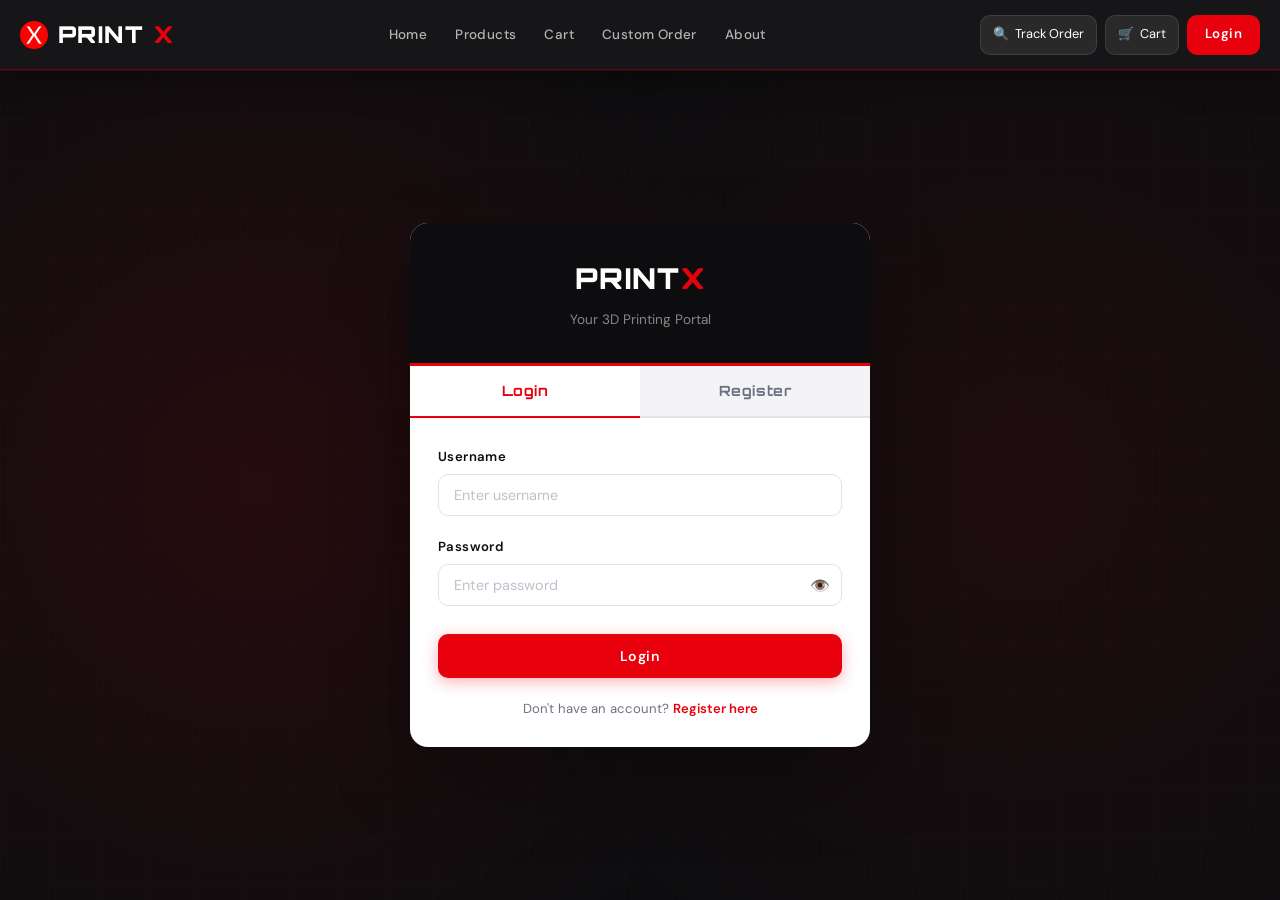
<file: docs/customer/orders.html>
<!DOCTYPE html>
<html lang="en">
<head>
  <meta charset="UTF-8">
  <meta name="viewport" content="width=device-width, initial-scale=1.0">
  <link rel="icon" href="../favicon.ico" type="image/x-icon">
  <title>My Orders – Print X</title>
  <link rel="stylesheet" href="../assets/css/style.css">
  <style>
    .orders-wrap {
      max-width: 1000px;
      margin: 0 auto;
      background: var(--white);
      border-radius: var(--radius-lg);
      box-shadow: var(--shadow);
      border: 1px solid var(--gray-mid);
      overflow: hidden;
    }

    .orders-header {
      display: flex;
      align-items: center;
      justify-content: space-between;
      padding: 22px 28px;
      border-bottom: 1px solid var(--gray-mid);
      flex-wrap: wrap;
      gap: 12px;
    }

    .orders-header h3 {
      font-family: var(--font-display);
      font-size: 1rem;
    }

    /* Mobile order cards */
    .order-card {
      display: none;
      padding: 18px 20px;
      border-bottom: 1px solid var(--gray-mid);
      cursor: pointer;
      transition: background var(--transition);
    }

    .order-card:hover { background: var(--gray-light); }
    .order-card:last-child { border-bottom: none; }

    .order-card-top {
      display: flex;
      justify-content: space-between;
      align-items: center;
      margin-bottom: 8px;
      gap: 10px;
      flex-wrap: wrap;
    }

    .order-id {
      font-family: var(--font-mono);
      font-weight: 700;
      font-size: 0.88rem;
    }

    .order-date {
      font-size: 0.78rem;
      color: var(--gray-text);
    }

    .order-total {
      font-family: var(--font-display);
      color: var(--red);
      font-weight: 700;
    }

    .order-items-preview {
      font-size: 0.8rem;
      color: var(--gray-text);
      margin-top: 4px;
      white-space: nowrap;
      overflow: hidden;
      text-overflow: ellipsis;
    }

    .btn-danger {
      background: #fee2e2;
      color: #991b1b;
      border: 1px solid #fecaca;
    }

    .btn-danger:hover {
      background: #fecaca;
      transform: none;
    }

    /* Detail modal styles */
    .detail-row {
      display: flex;
      justify-content: space-between;
      padding: 10px 0;
      border-bottom: 1px solid var(--gray-mid);
      font-size: 0.88rem;
    }

    .detail-row:last-child { border-bottom: none; }

    @media (max-width: 640px) {
      .table-wrap table { display: none; }
      .order-card { display: block; }
    }
  </style>
</head>
<body>

<header class="navbar" id="navbar"></header>
<div class="toast-container"></div>

<div class="page-wrapper">
  <div class="page-header">
    <div class="container">
      <span class="section-label">ACCOUNT</span>
      <h1>My <span style="color:var(--red)">Orders</span></h1>
      <p>Track your 3D print orders and custom requests</p>
    </div>
  </div>

  <section class="section">
    <div class="container">
      <div class="orders-wrap">
        <div class="orders-header">
          <h3>Order History</h3>
          <span id="ordersCount" class="font-mono text-gray text-sm"></span>
        </div>

        <!-- Desktop Table -->
        <div class="table-wrap">
          <table>
            <thead>
              <tr>
                <th>#</th>
                <th>Tracking ID</th>
                <th>Date</th>
                <th>Items</th>
                <th>Total</th>
                <th>Status</th>
                <th>Action</th>
              </tr>
            </thead>
            <tbody id="ordersTable">
              <tr>
                <td colspan="7" style="padding:60px;text-align:center;">
                  <div class="spinner" style="margin:0 auto 16px"></div>
                  Loading orders…
                </td>
              </tr>
            </tbody>
          </table>
        </div>

        <!-- Mobile Cards -->
        <div id="orderCards"></div>
      </div>
    </div>
  </section>
</div>

<!-- Order Detail Modal -->
<div class="modal-overlay hidden" id="orderModal">
  <div class="modal" style="max-width:560px">
    <div class="modal-title">
      Order Details
      <button class="modal-close" onclick="document.getElementById('orderModal').classList.add('hidden')">✕</button>
    </div>
    <div id="orderModalContent">Loading…</div>
  </div>
</div>

<!-- Cancel Order Modal -->
<div class="modal-overlay hidden" id="cancelOrderModal">
  <div class="modal" style="max-width:500px">
    <div class="modal-title">
      Cancel Order
      <button class="modal-close" onclick="closeCancelModal()">✕</button>
    </div>
    <div style="padding:0 4px">
      <p style="color:var(--gray-text);font-size:0.9rem;margin-bottom:20px;line-height:1.6">
        Please provide a reason for cancelling this order. Your request will be reviewed by our admin team.
      </p>
      <input type="hidden" id="cancelOrderId">
      <div class="form-group">
        <label for="cancelReasonInput">Cancellation Reason <span style="color:var(--red)">*</span></label>
        <textarea 
          class="form-control" 
          id="cancelReasonInput" 
          rows="4" 
          placeholder="e.g. Found a better price elsewhere, Changed my mind, Ordered by mistake..."
          maxlength="500"
        ></textarea>
        <div style="font-size:0.75rem;color:var(--gray-text);margin-top:6px;text-align:right">
          <span id="cancelReasonCount">0</span>/500 characters
        </div>
      </div>
      <div style="display:flex;gap:10px;margin-top:20px">
        <button class="btn btn-primary" onclick="submitCancellation()" style="flex:1">
          Submit Cancellation Request
        </button>
        <button class="btn btn-outline" onclick="closeCancelModal()" style="flex:1">
          Go Back
        </button>
      </div>
    </div>
  </div>
</div>

<footer class="footer" id="footer"></footer>

<script src="../assets/js/script.js"></script>
<script>
(function () {
  'use strict';

  if (!Auth.isLoggedIn()) {
    window.location.href = 'login.html';
    return;
  }

  let ordersData = [];

  async function loadOrders() {
    const { ok, data } = await apiFetch('/orders/');
    const tbody    = document.getElementById('ordersTable');
    const cards    = document.getElementById('orderCards');
    const countEl  = document.getElementById('ordersCount');

    if (!ok) {
      tbody.innerHTML = '<tr><td colspan="7" style="padding:40px;text-align:center;color:var(--red)">' + (data?.error || 'Failed to load orders') + '</td></tr>';
      return;
    }

    ordersData = data.orders || [];
    countEl.textContent = ordersData.length + ' order' + (ordersData.length !== 1 ? 's' : '');

    if (ordersData.length === 0) {
      const emptyHtml = `
        <div class="empty-state" style="padding: 40px 20px; text-align: center;">
          <div class="icon" style="font-size: 3rem; margin-bottom: 1rem;">📦</div>
          <h3>No Orders Yet</h3>
          <p>You haven't placed any orders. When you do, they'll show up here.</p>
          <a href="product.html" class="btn btn-primary mt-16">Start Shopping</a>
        </div>`;
      tbody.innerHTML = `<tr><td colspan="7">${emptyHtml}</td></tr>`;
      // For the mobile view, we wrap the content in an .order-card div.
      // This class is hidden by default on desktop and shown on mobile via the existing CSS media query.
      cards.innerHTML = `<div class="order-card">${emptyHtml}</div>`;
      return;
    }

    // Desktop rows
    tbody.innerHTML = ordersData.map(function(o) {
      var items = (o.items || []).slice(0, 2).map(function(i) { return (i.product_name || i.name || 'Item') + ' ×' + i.quantity; }).join(', ');
      if ((o.items || []).length > 2) items += '…';
      
      // Determine which action buttons to show
      var actionBtn = '—';
      if (o.status === 'cancel_requested') {
        actionBtn = '<span style="background:#fef3c7;color:#92400e;padding:4px 10px;border-radius:4px;font-size:0.74rem;font-weight:600">Pending Approval</span>';
      } else if (o.status === 'pending' || o.status === 'processing') {
        actionBtn = '<button class="btn btn-danger btn-sm" onclick="event.stopPropagation();cancelOrder(' + o.id + ')">Cancel</button>';
      } else if (o.status === 'cancelled' || o.status === 'delivered') {
        actionBtn = '<button class="btn btn-danger btn-sm" onclick="event.stopPropagation();deleteOrder(' + o.id + ')">Delete</button>';
      }
      
      return '<tr style="cursor:pointer" onclick="openDetail(' + o.id + ')">' +
        '<td><span class="font-mono fw-700">#' + o.id + '</span></td>' +
        '<td><span class="font-mono" style="font-size:0.8rem;color:var(--red);font-weight:600">' + (o.tracking_id || '—') + '</span></td>' +
        '<td style="font-size:0.85rem">' + formatDate(o.date) + '</td>' +
        '<td style="font-size:0.85rem;max-width:240px;overflow:hidden;text-overflow:ellipsis;white-space:nowrap">' + items + '</td>' +
        '<td><span class="font-display" style="color:var(--red);font-weight:700">' + formatPrice(o.total_price) + '</span></td>' +
        '<td>' + statusBadge(o.status) + '</td>' +
        '<td>' + actionBtn + '</td>' +
      '</tr>';
    }).join('');

    // Mobile cards
    cards.innerHTML = ordersData.map(function(o) {
      var items = (o.items || []).map(function(i) { return (i.product_name || i.name || 'Item') + ' ×' + i.quantity; }).join(', ');
      return '<div class="order-card" onclick="openDetail(' + o.id + ')">' +
        '<div class="order-card-top">' +
          '<span class="order-id">#' + o.id + '</span>' +
          statusBadge(o.status) +
        '</div>' +
        '<div class="flex-between">' +
          '<span class="order-date">' + formatDate(o.date) + '</span>' +
          '<span class="order-total">' + formatPrice(o.total_price) + '</span>' +
        '</div>' +
        '<div class="order-items-preview">' + items + '</div>' +
      '</div>';
    }).join('');
  }

  window.openDetail = function(id) {
    const order = ordersData.find(function(o) { return o.id == id; });
    if (!order) return;

    var canCancel = order.status === 'pending' || order.status === 'processing';
    var canDelete = order.status === 'cancelled' || order.status === 'delivered';
    var isPendingCancel = order.status === 'cancel_requested';
    
    var itemsHtml = (order.items || []).map(function(i) {
      return '<div class="detail-row"><span>' + (i.product_name || i.name || 'Item') + ' ×' + i.quantity + '</span><span>' + formatPrice(i.subtotal || 0) + '</span></div>';
    }).join('') || '<p class="text-gray">No items</p>';

    var actionButtons = '';
    if (isPendingCancel) {
      actionButtons = '<div style="background:#fef3c7;padding:12px;border-radius:6px;margin-top:16px;font-size:0.85rem;color:#92400e">' +
        '<strong>Cancellation Requested</strong><br>' +
        'Waiting for admin approval.' +
        (order.cancel_reason ? '<div style="margin-top:8px;font-size:0.8rem">Reason: ' + order.cancel_reason + '</div>' : '') +
        '</div>';
    } else if (canCancel) {
      actionButtons = '<button class="btn btn-danger btn-sm mt-16" onclick="cancelOrder(' + order.id + ')">Cancel Order</button>';
    } else if (canDelete) {
      actionButtons = '<button class="btn btn-danger btn-sm mt-16" onclick="deleteOrder(' + order.id + ')">Delete Order</button>';
    }

    document.getElementById('orderModalContent').innerHTML =
      '<div style="background:var(--gray-light);border-radius:var(--radius);padding:16px;margin-bottom:20px;font-size:0.88rem">' +
        '<div class="detail-row"><span>Order ID</span><span class="font-mono">#' + order.id + '</span></div>' +
        (order.tracking_id ? '<div class="detail-row"><span>Tracking ID</span><span class="font-mono" style="font-weight:700;color:var(--red)">' + order.tracking_id + '</span></div>' : '') +
        '<div class="detail-row"><span>Date</span><span>' + formatDate(order.date) + '</span></div>' +
        '<div class="detail-row"><span>Status</span><span>' + statusBadge(order.status) + '</span></div>' +
        '<div class="detail-row"><span>Total</span><span class="font-display" style="color:var(--red);font-weight:700">' + formatPrice(order.total_price) + '</span></div>' +
      '</div>' +
      '<h4 style="margin-bottom:12px">Items</h4>' +
      itemsHtml +
      actionButtons;

    document.getElementById('orderModal').classList.remove('hidden');
  };

  window.deleteOrder = async function(id) {
    if (!confirm('Delete order #' + id + '? This cannot be undone.')) return;
    const { ok, data } = await apiFetch('/orders/delete/' + id + '/', { method: 'DELETE' });
    if (ok) {
      Toast.success('Order deleted.');
      document.getElementById('orderModal').classList.add('hidden');
      loadOrders();
    } else {
      Toast.error(data?.error || 'Failed to delete order.');
    }
  };

  window.cancelOrder = function(id) {
    document.getElementById('cancelOrderId').value = id;
    document.getElementById('cancelReasonInput').value = '';
    document.getElementById('cancelReasonCount').textContent = '0';
    document.getElementById('orderModal').classList.add('hidden');
    document.getElementById('cancelOrderModal').classList.remove('hidden');
  };

  window.closeCancelModal = function() {
    document.getElementById('cancelOrderModal').classList.add('hidden');
  };

  window.submitCancellation = async function() {
    const id = document.getElementById('cancelOrderId').value;
    const reason = document.getElementById('cancelReasonInput').value.trim();
    
    if (!reason) {
      Toast.error('Please provide a cancellation reason.');
      document.getElementById('cancelReasonInput').focus();
      return;
    }

    if (reason.length < 10) {
      Toast.error('Please provide a more detailed reason (at least 10 characters).');
      document.getElementById('cancelReasonInput').focus();
      return;
    }
    
    const { ok, data } = await apiFetch('/orders/' + id + '/cancel/', { 
      method: 'POST',
      body: JSON.stringify({ reason: reason })
    });
    
    if (ok) {
      Toast.success(data.message || 'Cancellation request submitted. Waiting for admin approval.');
      document.getElementById('cancelOrderModal').classList.add('hidden');
      loadOrders();
    } else {
      Toast.error(data?.error || 'Failed to submit cancellation request.');
    }
  };

  // Character counter for cancel reason and initialize
  document.addEventListener('DOMContentLoaded', function() {
    const textarea = document.getElementById('cancelReasonInput');
    if (textarea) {
      textarea.addEventListener('input', function() {
        document.getElementById('cancelReasonCount').textContent = this.value.length;
      });
    }
    
    loadOrders();
  });

  // Close modal on Escape key
  document.addEventListener('keydown', function(e) {
    if (e.key === 'Escape') {
      closeCancelModal();
    }
  });
})();
</script>
</body>
</html>
</file>
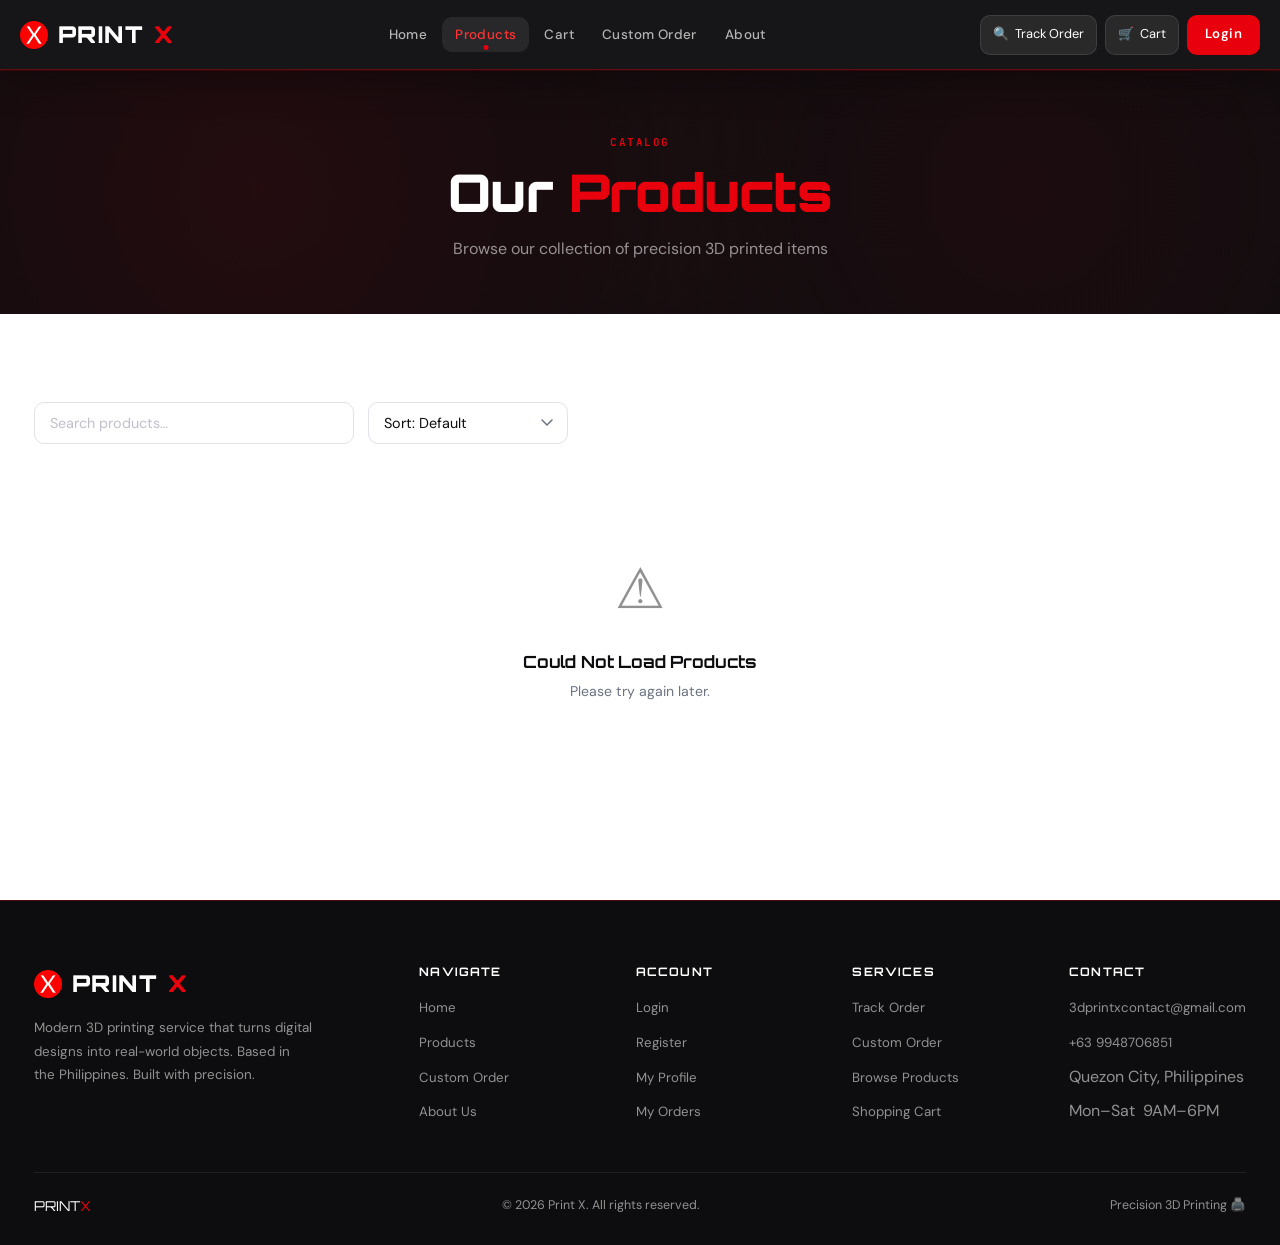
<file: docs/customer/product.html>
<!DOCTYPE html>
<html lang="en">
<head>
  <meta charset="UTF-8">
  <meta name="viewport" content="width=device-width, initial-scale=1.0">
  <meta name="description" content="Browse Print X's collection of precision 3D printed products.">
  <link rel="icon" href="../favicon.ico" type="image/x-icon">
  <title>Products – Print X</title>
  <link rel="stylesheet" href="../assets/css/style.css">
  <style>
    /* Product Detail Modal */
    .product-detail-modal {
      position: fixed;
      inset: 0;
      background: rgba(0,0,0,0.8);
      z-index: 9999;
      display: none;
      align-items: center;
      justify-content: center;
      padding: 20px;
      backdrop-filter: blur(8px);
    }

    .product-detail-card {
      background: white;
      border-radius: 20px;
      max-width: 1000px;
      width: 100%;
      max-height: 90vh;
      overflow-y: auto;
      box-shadow: 0 40px 120px rgba(0,0,0,0.5);
      animation: modalZoomIn 0.3s cubic-bezier(0.175, 0.885, 0.32, 1.275);
    }

    @keyframes modalZoomIn {
      from { transform: scale(0.9); opacity: 0; }
      to { transform: scale(1); opacity: 1; }
    }

    .product-detail-header {
      display: flex;
      align-items: center;
      justify-content: space-between;
      padding: 24px 32px;
      border-bottom: 1px solid var(--gray-mid);
    }

    .product-detail-header h3 {
      font-family: var(--font-display);
      font-size: 1.2rem;
      font-weight: 700;
      margin: 0;
    }

    .modal-close-btn {
      background: var(--gray-light);
      border: none;
      width: 40px;
      height: 40px;
      border-radius: 50%;
      cursor: pointer;
      font-size: 1.3rem;
      display: flex;
      align-items: center;
      justify-content: center;
      transition: all var(--transition);
      flex-shrink: 0;
    }

    .modal-close-btn:hover {
      background: var(--red);
      color: white;
      transform: rotate(90deg);
    }

    .product-detail-body {
      padding: 32px;
    }

    .product-detail-grid {
      display: grid;
      grid-template-columns: 1fr 1fr;
      gap: 40px;
    }

    .product-detail-img {
      width: 100%;
      height: 450px;
      object-fit: cover;
      border-radius: var(--radius-lg);
      background: var(--gray-light);
      box-shadow: var(--shadow-md);
    }

    .product-detail-img-placeholder {
      width: 100%;
      height: 450px;
      background: linear-gradient(135deg, var(--gray-light) 0%, var(--gray-mid) 100%);
      border-radius: var(--radius-lg);
      display: flex;
      align-items: center;
      justify-content: center;
      font-size: 5rem;
      box-shadow: var(--shadow-md);
    }

    .product-detail-info {
      display: flex;
      flex-direction: column;
    }

    .product-detail-name {
      font-family: var(--font-display);
      font-size: 2rem;
      font-weight: 900;
      margin-bottom: 16px;
      line-height: 1.2;
    }

    .product-detail-price {
      font-family: var(--font-display);
      font-size: 2.5rem;
      font-weight: 900;
      color: var(--red);
      margin-bottom: 24px;
    }

    .product-detail-desc {
      color: var(--gray-text);
      line-height: 1.8;
      margin-bottom: 28px;
      font-size: 1rem;
    }

    .product-detail-meta {
      background: var(--gray-light);
      border-radius: var(--radius-lg);
      padding: 24px;
      margin-bottom: 28px;
    }

    .product-meta-row {
      display: flex;
      justify-content: space-between;
      padding: 12px 0;
      border-bottom: 1px solid var(--gray-mid);
    }

    .product-meta-row:last-child {
      border-bottom: none;
    }

    .product-meta-row .label {
      color: var(--gray-text);
      font-weight: 600;
      font-size: 0.9rem;
    }

    .product-meta-row .value {
      font-weight: 700;
      font-family: var(--font-mono);
      font-size: 0.95rem;
    }

    .product-detail-actions {
      display: flex;
      gap: 12px;
      margin-top: auto;
    }

    @media (max-width: 900px) {
      .product-detail-grid {
        grid-template-columns: 1fr;
        gap: 28px;
      }
      .product-detail-img,
      .product-detail-img-placeholder {
        height: 350px;
      }
    }

    @media (max-width: 480px) {
      .product-detail-body {
        padding: 20px;
      }
      .product-detail-name {
        font-size: 1.5rem;
      }
      .product-detail-price {
        font-size: 2rem;
      }
    }
  </style>
</head>
<body>

<header class="navbar" id="navbar"></header>
<div class="toast-container"></div>

<div class="page-wrapper">
  <div class="page-header">
    <div class="container">
      <span class="section-label">CATALOG</span>
      <h1>Our <span style="color:var(--red)">Products</span></h1>
      <p>Browse our collection of precision 3D printed items</p>
    </div>
  </div>

  <section class="section">
    <div class="container">
      <div class="filters-bar">
        <input type="text" id="search-input" class="form-control"
          placeholder="Search products…" style="max-width:320px;" oninput="filterProducts()">
        <select id="sort-select" class="form-control" style="max-width:200px;" onchange="filterProducts()">
          <option value="default">Sort: Default</option>
          <option value="price-asc">Price: Low → High</option>
          <option value="price-desc">Price: High → Low</option>
          <option value="name">Name A–Z</option>
        </select>
        <span id="product-count" class="font-mono text-gray text-sm"></span>
      </div>

      <div class="products-grid" id="products-grid">
        <div class="loading-wrap">
          <div class="spinner"></div>
          <span>Loading products…</span>
        </div>
      </div>
    </div>
  </section>
</div>

<footer class="footer" id="footer"></footer>

<!-- Product Detail Modal -->
<div class="product-detail-modal" id="productDetailModal" onclick="closeProductDetail(event)">
  <div class="product-detail-card" onclick="event.stopPropagation()">
    <div class="product-detail-header">
      <h3>Product Details</h3>
      <button class="modal-close-btn" onclick="closeProductDetail()">✕</button>
    </div>
    <div class="product-detail-body" id="productDetailBody">
      <!-- Content will be dynamically inserted -->
    </div>
  </div>
</div>

<script src="../assets/js/script.js"></script>
<script>
let allProducts = [];

async function loadProducts() {
  const grid = document.getElementById('products-grid');
  try {
    const { ok, data } = await apiFetch('/products');
    if (!ok) {
      grid.innerHTML = '<div class="empty-state"><div class="icon">⚠️</div><h3>Could Not Load Products</h3><p>Please try again later.</p></div>';
      return;
    }
    allProducts = data.products || [];
    renderProducts(allProducts);
  } catch {
    grid.innerHTML = '<div class="empty-state"><div class="icon">🖨️</div><h3>Store Coming Soon</h3><p>Our product catalog is being set up!</p></div>';
  }
}

function filterProducts() {
  const query = document.getElementById('search-input').value.toLowerCase().trim();
  const sort  = document.getElementById('sort-select').value;
  let filtered = allProducts.filter(p =>
    (p.name || '').toLowerCase().includes(query) ||
    (p.description || '').toLowerCase().includes(query)
  );
  if (sort === 'price-asc')       filtered.sort((a, b) => a.price - b.price);
  else if (sort === 'price-desc') filtered.sort((a, b) => b.price - a.price);
  else if (sort === 'name')       filtered.sort((a, b) => (a.name || '').localeCompare(b.name || ''));
  renderProducts(filtered);
}

function renderProducts(products) {
  const grid  = document.getElementById('products-grid');
  const count = document.getElementById('product-count');
  count.textContent = products.length + ' item' + (products.length !== 1 ? 's' : '');

  if (products.length === 0) {
    grid.innerHTML = '<div class="empty-state"><div class="icon">🔍</div><h3>No Products Found</h3><p>Try a different search term.</p></div>';
    return;
  }

  grid.innerHTML = products.map(function(p) {
    var imgHtml = p.image
      ? '<img src="' + p.image + '" alt="' + p.name + '" class="product-card-image" loading="lazy" onerror="this.style.display=\'none\';this.nextElementSibling.style.display=\'flex\'">'
      : '';
    return '<div class="product-card" onclick="showProductDetail(' + p.id + ')" style="cursor:pointer">' +
      imgHtml +
      '<div class="product-card-image-placeholder" style="' + (p.image ? 'display:none' : '') + '">🖨️</div>' +
      '<div class="product-card-body">' +
        '<div class="product-card-name">' + (p.name || 'Product') + '</div>' +
        '<div class="product-card-desc">' + (p.description || '') + '</div>' +
        '<div class="product-card-footer">' +
          '<span class="product-price">' + formatPrice(p.price) + '</span>' +
          (p.stock <= 0
            ? '<button class="btn btn-sm" disabled style="background:#e5e7eb;color:#9ca3af;cursor:not-allowed">Out of Stock</button>'
            : '<button class="btn btn-primary btn-sm" onclick="event.stopPropagation(); addToCart(' + p.id + ', \'' + (p.name || '').replace(/'/g, "\\'") + '\');">Add to Cart</button>') +
        '</div>' +
      '</div>' +
    '</div>';
  }).join('');
}

function showProductDetail(productId) {
  const product = allProducts.find(p => p.id === productId);
  if (!product) return;

  const modal = document.getElementById('productDetailModal');
  const body = document.getElementById('productDetailBody');

  const imgHtml = product.image
    ? '<img src="' + product.image + '" alt="' + product.name + '" class="product-detail-img">'
    : '<div class="product-detail-img-placeholder">🖨️</div>';

  body.innerHTML = `
    <div class="product-detail-grid">
      <div>
        ${imgHtml}
      </div>
      <div class="product-detail-info">
        <div class="product-detail-name">${product.name || 'Product'}</div>
        <div class="product-detail-price">${formatPrice(product.price)}</div>
        <div class="product-detail-desc">${product.description || 'No description available.'}</div>
        
        <div class="product-detail-meta">
          <div class="product-meta-row">
            <span class="label">🏷️ Product ID</span>
            <span class="value">#${product.id}</span>
          </div>
          <div class="product-meta-row">
            <span class="label">💰 Price</span>
            <span class="value" style="color:var(--red)">${formatPrice(product.price)}</span>
          </div>
          <div class="product-meta-row">
            <span class="label">📦 Stock</span>
            <span class="value" style="color:${product.stock <= 0 ? 'var(--red)' : 'inherit'}">${product.stock <= 0 ? 'Out of Stock' : product.stock}</span>
          </div>
        </div>

        <div class="product-detail-actions">
          ${product.stock <= 0
            ? '<button class="btn btn-lg" style="flex:1;background:#e5e7eb;color:#9ca3af;cursor:not-allowed" disabled>Out of Stock</button>'
            : `<button class="btn btn-primary btn-lg" style="flex:1" onclick="addToCart(${product.id}, '${(product.name || '').replace(/'/g, "\\'")}')">Add to Cart</button>`
          }
          <button class="btn btn-outline btn-lg" onclick="closeProductDetail()">Close</button>
        </div>
      </div>
    </div>
    
    <div style="margin-top:40px;border-top:2px solid var(--gray-mid);padding-top:32px">
      <h3 style="font-family:var(--font-display);font-size:1.3rem;margin-bottom:24px">⭐ Customer Reviews</h3>
      <div id="reviewsSection">
        <div style="text-align:center;padding:20px;color:var(--gray-text)">Loading reviews...</div>
      </div>
    </div>
  `;

  modal.style.display = 'flex';
  document.body.style.overflow = 'hidden';
  
  // Load reviews
  loadProductReviews(product.id);
}

function closeProductDetail(event) {
  if (event && event.target !== event.currentTarget) return;
  const modal = document.getElementById('productDetailModal');
  modal.style.display = 'none';
  document.body.style.overflow = '';
}

document.addEventListener('keydown', function(e) {
  if (e.key === 'Escape') closeProductDetail();
});

async function loadProductReviews(productId) {
  const section = document.getElementById('reviewsSection');
  
  const res = await apiFetch('/products/' + productId + '/reviews/');
  if (!res.ok) {
    section.innerHTML = '<div style="text-align:center;padding:20px;color:var(--red)">Failed to load reviews.</div>';
    return;
  }
  
  const { reviews, average_rating, total_reviews } = res.data;
  
  const isLoggedIn = Auth.isLoggedIn();
  const userReview = reviews.find(r => r.user === Auth.getUser()?.username);
  
  let html = '';
  
  // Average rating display
  if (total_reviews > 0) {
    const stars = '⭐'.repeat(Math.round(average_rating));
    html += `<div style="background:var(--gray-light);padding:20px;border-radius:var(--radius-lg);margin-bottom:24px;text-align:center">
      <div style="font-size:2.5rem;margin-bottom:8px">${stars}</div>
      <div style="font-size:1.5rem;font-weight:700;color:var(--dark)">${average_rating} / 5</div>
      <div style="font-size:0.9rem;color:var(--gray-text);margin-top:4px">${total_reviews} review${total_reviews !== 1 ? 's' : ''}</div>
    </div>`;
  }
  
  // Add review form (only if logged in and hasn't reviewed yet)
  if (isLoggedIn) {
    html += `<div style="background:var(--off-white);padding:24px;border-radius:var(--radius-lg);margin-bottom:24px;border:1px solid var(--gray-mid)">
      <h4 style="font-size:1rem;margin-bottom:16px;font-weight:700">${userReview ? 'Update Your Review' : 'Write a Review'}</h4>
      <div style="margin-bottom:12px">
        <label style="display:block;font-size:0.85rem;font-weight:600;margin-bottom:8px">Rating</label>
        <div id="ratingStars" style="font-size:2rem;cursor:pointer">
          <span data-rating="1">☆</span>
          <span data-rating="2">☆</span>
          <span data-rating="3">☆</span>
          <span data-rating="4">☆</span>
          <span data-rating="5">☆</span>
        </div>
      </div>
      <div style="margin-bottom:12px">
        <label style="display:block;font-size:0.85rem;font-weight:600;margin-bottom:8px">Comment</label>
        <textarea id="reviewComment" class="form-control" rows="3" placeholder="Share your experience with this product...">${userReview ? userReview.comment : ''}</textarea>
      </div>
      <button class="btn btn-primary" onclick="submitReview(${productId})">Submit Review</button>
    </div>`;
  } else {
    html += `<div style="background:var(--gray-light);padding:16px;border-radius:var(--radius);margin-bottom:24px;text-align:center;color:var(--gray-text)">
      <a href="login.html" style="color:var(--red);font-weight:600">Login</a> to write a review
    </div>`;
  }
  
  // Reviews list
  if (reviews.length > 0) {
    html += '<div style="display:flex;flex-direction:column;gap:16px">';
    reviews.forEach(review => {
      const stars = '⭐'.repeat(review.rating) + '☆'.repeat(5 - review.rating);
      const date = new Date(review.created_at).toLocaleDateString('en-US', { year: 'numeric', month: 'short', day: 'numeric' });
      html += `<div style="background:white;padding:20px;border-radius:var(--radius-lg);border:1px solid var(--gray-mid)">
        <div style="display:flex;justify-content:space-between;align-items:start;margin-bottom:12px">
          <div>
            <div style="font-weight:700;margin-bottom:4px">${review.user}</div>
            <div style="font-size:1.2rem;margin-bottom:4px">${stars}</div>
            <div style="font-size:0.75rem;color:var(--gray-text)">${date}</div>
          </div>
          ${review.can_delete ? `<button class="btn btn-sm" style="background:#fee2e2;color:#dc2626;padding:6px 12px" onclick="deleteReview(${review.id}, ${productId})">Delete</button>` : ''}
        </div>
        <div style="color:var(--gray-text);line-height:1.6">${review.comment}</div>
      </div>`;
    });
    html += '</div>';
  } else {
    html += '<div style="text-align:center;padding:40px;color:var(--gray-text)">No reviews yet. Be the first to review!</div>';
  }
  
  section.innerHTML = html;
  
  // Add star rating interaction
  if (isLoggedIn) {
    const stars = document.querySelectorAll('#ratingStars span');
    let selectedRating = userReview ? userReview.rating : 0;
    
    // Set initial rating if editing
    if (selectedRating > 0) {
      stars.forEach((star, index) => {
        star.textContent = index < selectedRating ? '⭐' : '☆';
      });
    }
    
    stars.forEach(star => {
      star.addEventListener('click', function() {
        selectedRating = parseInt(this.dataset.rating);
        stars.forEach((s, index) => {
          s.textContent = index < selectedRating ? '⭐' : '☆';
        });
      });
      
      star.addEventListener('mouseenter', function() {
        const rating = parseInt(this.dataset.rating);
        stars.forEach((s, index) => {
          s.textContent = index < rating ? '⭐' : '☆';
        });
      });
    });
    
    document.getElementById('ratingStars').addEventListener('mouseleave', function() {
      stars.forEach((s, index) => {
        s.textContent = index < selectedRating ? '⭐' : '☆';
      });
    });
  }
}

async function submitReview(productId) {
  const stars = document.querySelectorAll('#ratingStars span');
  let rating = 0;
  stars.forEach((star, index) => {
    if (star.textContent === '⭐') rating = index + 1;
  });
  
  const comment = document.getElementById('reviewComment').value.trim();
  
  if (rating === 0) {
    Toast.error('Please select a rating.');
    return;
  }
  
  if (!comment) {
    Toast.error('Please write a comment.');
    return;
  }
  
  const res = await apiFetch('/products/' + productId + '/reviews/add/', {
    method: 'POST',
    body: JSON.stringify({ rating, comment }),
  });
  
  if (res.ok) {
    Toast.success(res.data.message);
    loadProductReviews(productId);
  } else {
    Toast.error(res.data?.error || 'Failed to submit review.');
  }
}

async function deleteReview(reviewId, productId) {
  if (!confirm('Are you sure you want to delete this review?')) return;
  
  const res = await apiFetch('/reviews/' + reviewId + '/delete/', {
    method: 'DELETE',
  });
  
  if (res.ok) {
    Toast.success('Review deleted.');
    loadProductReviews(productId);
  } else {
    Toast.error(res.data?.error || 'Failed to delete review.');
  }
}

document.addEventListener('DOMContentLoaded', loadProducts);
</script>
</body>
</html>
</file>
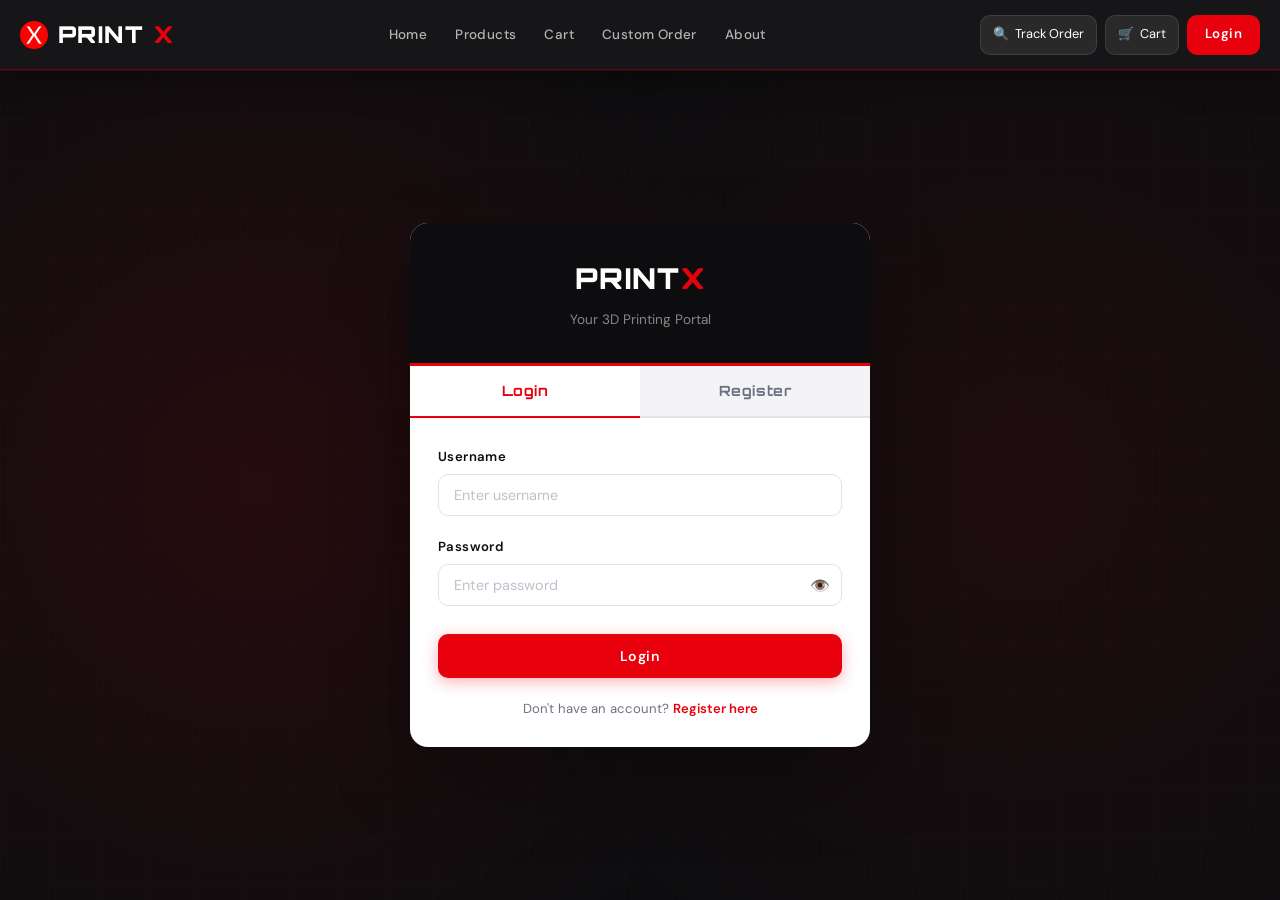
<file: docs/customer/profile.html>
<!DOCTYPE html>
<html lang="en">
<head>
  <meta charset="UTF-8">
  <meta name="viewport" content="width=device-width, initial-scale=1.0">
  <link rel="icon" href="../favicon.ico" type="image/x-icon">
  <title>My Profile – Print X</title>
  <link rel="stylesheet" href="../assets/css/style.css">
  <style>
    .profile-layout {
      display: grid;
      grid-template-columns: 280px 1fr;
      gap: 28px;
      align-items: start;
    }

    .profile-sidebar {
      background: var(--white);
      border-radius: var(--radius-lg);
      padding: 24px;
      box-shadow: var(--shadow);
      border: 1px solid var(--gray-mid);
      position: sticky;
      top: calc(var(--nav-height) + 20px);
    }

    .profile-avatar {
      width: 100px;
      height: 100px;
      border-radius: 50%;
      background: var(--red-subtle);
      display: flex;
      align-items: center;
      justify-content: center;
      font-size: 2.5rem;
      margin: 0 auto 16px;
      border: 3px solid var(--red);
      position: relative;
      overflow: hidden;
      cursor: pointer;
      transition: all var(--transition);
    }

    .profile-avatar:hover {
      transform: scale(1.05);
      box-shadow: 0 0 20px rgba(232,0,13,0.3);
    }

    .profile-avatar img {
      width: 100%;
      height: 100%;
      object-fit: cover;
    }

    .avatar-upload-overlay {
      position: absolute;
      inset: 0;
      background: rgba(0,0,0,0.6);
      display: flex;
      align-items: center;
      justify-content: center;
      opacity: 0;
      transition: opacity var(--transition);
      color: white;
      font-size: 0.8rem;
      text-align: center;
      padding: 10px;
    }

    .profile-avatar:hover .avatar-upload-overlay {
      opacity: 1;
    }

    .avatar-input {
      display: none;
    }

    .profile-name {
      text-align: center;
      font-family: var(--font-display);
      font-size: 1.1rem;
      font-weight: 700;
      margin-bottom: 4px;
    }

    .profile-email {
      text-align: center;
      font-size: 0.85rem;
      color: var(--gray-text);
      margin-bottom: 20px;
    }

    .profile-nav {
      list-style: none;
      padding: 0;
      margin: 0;
    }

    .profile-nav li {
      margin-bottom: 8px;
    }

    .profile-nav a {
      display: block;
      padding: 10px 14px;
      border-radius: var(--radius);
      color: var(--dark);
      text-decoration: none;
      transition: all var(--transition);
      font-size: 0.9rem;
    }

    .profile-nav a:hover {
      background: var(--gray-light);
    }

    .profile-nav a.active {
      background: var(--red-subtle);
      color: var(--red);
      font-weight: 600;
    }

    .profile-content {
      background: var(--white);
      border-radius: var(--radius-lg);
      padding: 32px;
      box-shadow: var(--shadow);
      border: 1px solid var(--gray-mid);
    }

    .profile-section {
      display: none;
    }

    .profile-section.active {
      display: block;
    }

    .section-header {
      margin-bottom: 28px;
      padding-bottom: 16px;
      border-bottom: 2px solid var(--gray-mid);
    }

    .section-header h2 {
      font-family: var(--font-display);
      font-size: 1.3rem;
      margin-bottom: 6px;
    }

    .section-header p {
      color: var(--gray-text);
      font-size: 0.9rem;
    }

    .form-row {
      display: grid;
      grid-template-columns: 1fr 1fr;
      gap: 16px;
    }

    .success-message {
      background: #d1fae5;
      color: #065f46;
      padding: 12px 16px;
      border-radius: var(--radius);
      margin-bottom: 20px;
      border-left: 3px solid #22c55e;
      display: none;
    }

    .success-message.show {
      display: block;
    }

    @media (max-width: 900px) {
      .profile-layout {
        grid-template-columns: 1fr;
      }

      .profile-sidebar {
        position: static;
      }

      .form-row {
        grid-template-columns: 1fr;
      }
    }
  </style>
</head>
<body>
  <header class="navbar" id="navbar"></header>

  <div class="page-header">
    <div class="container">
      <span class="section-label">ACCOUNT</span>
      <h1>My <span style="color:var(--red)">Profile</span></h1>
      <p>Manage your account settings and preferences</p>
    </div>
  </div>

  <section class="section">
    <div class="container">
      <div class="profile-layout">
        <!-- Sidebar -->
        <div class="profile-sidebar">
          <div class="profile-avatar" id="profileAvatar" onclick="document.getElementById('avatarInput').click()" title="Click to change profile picture">
            <span id="avatarPlaceholder">👤</span>
            <img id="avatarImage" style="display:none;" alt="Profile">
            <div class="avatar-upload-overlay">📷 Change Photo</div>
          </div>
          <input type="file" id="avatarInput" class="avatar-input" accept="image/*" onchange="handleAvatarChange(event)">
          <div class="profile-name" id="profileName">Loading...</div>
          <div class="profile-email" id="profileEmail"></div>
          
          <ul class="profile-nav">
            <li><a href="#" class="active" onclick="showSection('info'); return false;">Personal Info</a></li>
            <li><a href="#" onclick="showSection('password'); return false;">Change Password</a></li>
            <li><a href="orders.html">My Orders</a></li>
            <li><a href="cart.html">My Cart</a></li>
          </ul>
        </div>

        <!-- Content -->
        <div class="profile-content">
          <!-- Personal Info Section -->
          <div class="profile-section active" id="section-info">
            <div class="section-header">
              <h2>Personal Information</h2>
              <p>Update your personal details and contact information</p>
            </div>

            <div class="success-message" id="infoSuccess"></div>

            <form id="profileForm" onsubmit="updateProfile(event)">
              <div class="form-row">
                <div class="form-group">
                  <label>First Name</label>
                  <input type="text" class="form-control" id="firstName" placeholder="Juan">
                </div>
                <div class="form-group">
                  <label>Last Name</label>
                  <input type="text" class="form-control" id="lastName" placeholder="Dela Cruz">
                </div>
              </div>

              <div class="form-group">
                <label>Username</label>
                <input type="text" class="form-control" id="username" placeholder="your_username">
              </div>

              <div class="form-group">
                <label>Email Address</label>
                <input type="email" class="form-control" id="email" placeholder="juan@email.com">
              </div>

              <div class="form-group">
                <label>Phone Number</label>
                <input type="tel" class="form-control" id="phone" placeholder="+63 912 345 6789">
              </div>

              <div class="form-group">
                <label>Address</label>
                <textarea class="form-control" id="address" rows="3" placeholder="House/Unit No., Street, Barangay, City/Municipality, Province, ZIP Code"></textarea>
              </div>

              <button type="submit" class="btn btn-primary" id="saveBtn">Save Changes</button>
            </form>
          </div>

          <!-- Change Password Section -->
          <div class="profile-section" id="section-password">
            <div class="section-header">
              <h2>Change Password</h2>
              <p>Update your password to keep your account secure</p>
            </div>

            <div class="success-message" id="passwordSuccess"></div>

            <form id="passwordForm" onsubmit="changePassword(event)">
              <div class="form-group">
                <label>Current Password</label>
                <input type="password" class="form-control" id="currentPassword" placeholder="Enter current password">
              </div>

              <div class="form-group">
                <label>New Password</label>
                <input type="password" class="form-control" id="newPassword" placeholder="Enter new password (min. 8 characters)">
              </div>

              <div class="form-group">
                <label>Confirm New Password</label>
                <input type="password" class="form-control" id="confirmPassword" placeholder="Confirm new password">
              </div>

              <button type="submit" class="btn btn-primary" id="passwordBtn">Change Password</button>
            </form>
          </div>
        </div>
      </div>
    </div>
  </section>

  <footer class="footer" id="footer"></footer>
  <div class="toast-container"></div>

  <script src="../assets/js/script.js"></script>
  <script>
    if (!Auth.isLoggedIn()) {
      window.location.href = 'login.html';
    }

    let profileData = null;

    async function loadProfile() {
      const res = await apiFetch('/profile/');
      if (res.ok && res.data.profile) {
        profileData = res.data.profile;
        displayProfile(profileData);
        // Save to localStorage for navbar
        localStorage.setItem('px_profile', JSON.stringify(profileData));
      } else {
        Toast.error('Failed to load profile.');
      }
    }

    function displayProfile(profile) {
      // Sidebar
      document.getElementById('profileName').textContent = 
        `${profile.first_name || ''} ${profile.last_name || ''}`.trim() || profile.username;
      document.getElementById('profileEmail').textContent = profile.email;

      // Profile picture
      const avatarImage = document.getElementById('avatarImage');
      const avatarPlaceholder = document.getElementById('avatarPlaceholder');
      
      if (profile.profile_picture) {
        avatarImage.src = profile.profile_picture;
        avatarImage.style.display = 'block';
        avatarPlaceholder.style.display = 'none';
      } else {
        avatarImage.style.display = 'none';
        avatarPlaceholder.style.display = 'block';
      }

      // Form fields
      document.getElementById('firstName').value = profile.first_name || '';
      document.getElementById('lastName').value = profile.last_name || '';
      document.getElementById('username').value = profile.username || '';
      document.getElementById('email').value = profile.email || '';
      document.getElementById('phone').value = profile.phone || '';
      document.getElementById('address').value = profile.address || '';
    }

    async function handleAvatarChange(event) {
      const file = event.target.files[0];
      if (!file) return;

      if (!file.type.startsWith('image/')) {
        Toast.error('Please select an image file.');
        return;
      }

      if (file.size > 5 * 1024 * 1024) {
        Toast.error('Image size must be less than 5MB.');
        return;
      }

      const avatarPlaceholder = document.getElementById('avatarPlaceholder');
      avatarPlaceholder.textContent = '⏳';

      try {
        // Upload to Cloudinary
        const formData = new FormData();
        formData.append('file', file);
        formData.append('upload_preset', 'printx_profiles');

        const cloudRes = await fetch('https://api.cloudinary.com/v1_1/dghdohrjt/image/upload', {
          method: 'POST',
          body: formData,
        });

        if (!cloudRes.ok) throw new Error('Cloudinary upload failed');

        const cloudData = await cloudRes.json();
        const imageUrl = cloudData.secure_url;

        // Save URL to backend
        const res = await apiFetch('/profile/', {
          method: 'PATCH',
          body: JSON.stringify({ profile_picture: imageUrl }),
        });

        if (res.ok) {
          Toast.success('Profile picture updated!');
          const avatarImage = document.getElementById('avatarImage');
          avatarImage.src = imageUrl;
          avatarImage.style.display = 'block';
          avatarPlaceholder.style.display = 'none';

          const currentProfile = JSON.parse(localStorage.getItem('px_profile') || '{}');
          currentProfile.profile_picture = imageUrl;
          localStorage.setItem('px_profile', JSON.stringify(currentProfile));

          if (typeof renderNavbar === 'function') renderNavbar(getActivePage());
        } else {
          Toast.error('Failed to save profile picture.');
          avatarPlaceholder.textContent = '👤';
        }
      } catch (err) {
        Toast.error('Failed to upload image. Try again.');
        avatarPlaceholder.textContent = '👤';
      }
    }

    async function updateProfile(event) {
      event.preventDefault();
      
      const btn = document.getElementById('saveBtn');
      const successMsg = document.getElementById('infoSuccess');
      successMsg.classList.remove('show');

      btn.disabled = true;
      btn.textContent = 'Saving...';

      const data = {
        first_name: document.getElementById('firstName').value.trim(),
        last_name: document.getElementById('lastName').value.trim(),
        username: document.getElementById('username').value.trim(),
        email: document.getElementById('email').value.trim(),
        phone: document.getElementById('phone').value.trim(),
        address: document.getElementById('address').value.trim(),
      };

      const res = await apiFetch('/profile/', {
        method: 'PATCH',
        body: JSON.stringify(data),
      });

      if (res.ok) {
        successMsg.textContent = 'Profile updated successfully!';
        successMsg.classList.add('show');
        Toast.success('Profile updated!');
        
        // Update local user data
        const user = Auth.getUser();
        user.first_name = data.first_name;
        user.last_name = data.last_name;
        user.username = data.username;
        user.email = data.email;
        localStorage.setItem('px_user', JSON.stringify(user));
        if (typeof renderNavbar === 'function') renderNavbar(getActivePage());
        
        // Reload profile
        await loadProfile();
      } else {
        Toast.error(res.data.error || 'Failed to update profile.');
      }

      btn.disabled = false;
      btn.textContent = 'Save Changes';
    }

    async function changePassword(event) {
      event.preventDefault();

      const currentPassword = document.getElementById('currentPassword').value;
      const newPassword = document.getElementById('newPassword').value;
      const confirmPassword = document.getElementById('confirmPassword').value;
      const btn = document.getElementById('passwordBtn');
      const successMsg = document.getElementById('passwordSuccess');
      
      successMsg.classList.remove('show');

      if (!currentPassword || !newPassword || !confirmPassword) {
        Toast.error('All password fields are required.');
        return;
      }

      if (newPassword.length < 8) {
        Toast.error('New password must be at least 8 characters.');
        return;
      }

      if (newPassword !== confirmPassword) {
        Toast.error('New passwords do not match.');
        return;
      }

      btn.disabled = true;
      btn.textContent = 'Changing...';

      const res = await apiFetch('/profile/change-password/', {
        method: 'POST',
        body: JSON.stringify({
          current_password: currentPassword,
          new_password: newPassword,
        }),
      });

      if (res.ok) {
        successMsg.textContent = 'Password changed successfully!';
        successMsg.classList.add('show');
        Toast.success('Password changed!');
        
        // Clear form
        document.getElementById('passwordForm').reset();
      } else {
        Toast.error(res.data.error || 'Failed to change password.');
      }

      btn.disabled = false;
      btn.textContent = 'Change Password';
    }

    function showSection(section) {
      // Hide all sections
      document.querySelectorAll('.profile-section').forEach(s => s.classList.remove('active'));
      document.querySelectorAll('.profile-nav a').forEach(a => a.classList.remove('active'));

      // Show selected section
      document.getElementById(`section-${section}`).classList.add('active');
      event.target.classList.add('active');

      // Hide success messages
      document.querySelectorAll('.success-message').forEach(m => m.classList.remove('show'));
    }

    loadProfile();
  </script>
</body>
</html>
</file>
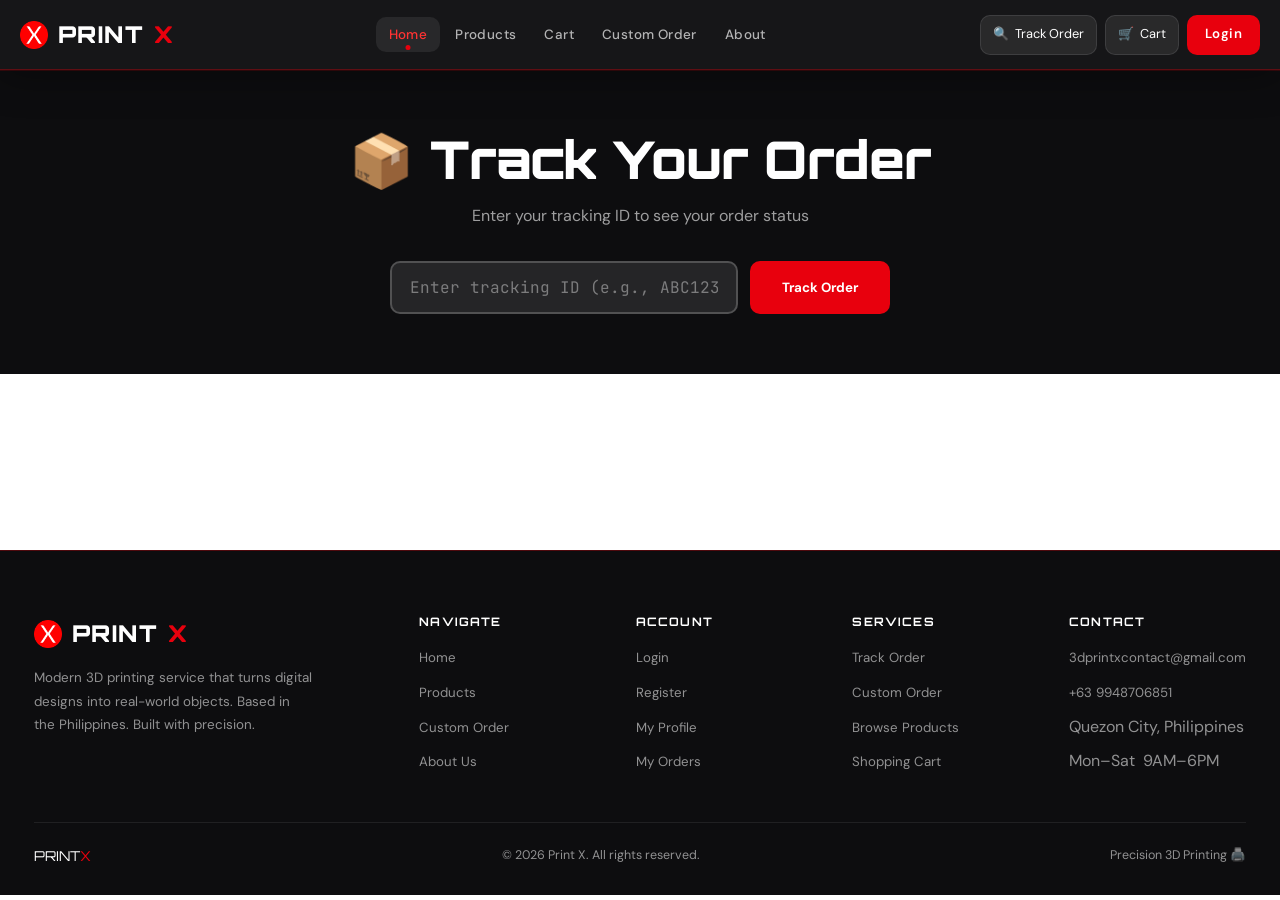
<file: docs/customer/track.html>
<!DOCTYPE html>
<html lang="en">
<head>
  <meta charset="UTF-8">
  <meta name="viewport" content="width=device-width, initial-scale=1.0">
  <link rel="icon" href="../favicon.ico" type="image/x-icon">
  <title>Track Order – Print X</title>
  <link rel="stylesheet" href="../assets/css/style.css">
  <style>
    .track-hero {
      background: var(--dark);
      padding: 60px 0;
      text-align: center;
    }

    .track-hero h1 {
      color: white;
      margin-bottom: 12px;
    }

    .track-hero p {
      color: rgba(255,255,255,0.6);
      margin-bottom: 32px;
    }

    .track-input-wrap {
      max-width: 500px;
      margin: 0 auto;
      display: flex;
      gap: 12px;
    }

    .track-input {
      flex: 1;
      padding: 14px 18px;
      border-radius: var(--radius);
      border: 2px solid rgba(255,255,255,0.2);
      background: rgba(255,255,255,0.1);
      color: white;
      font-size: 1rem;
      font-family: var(--font-mono);
      text-transform: uppercase;
      letter-spacing: 1px;
    }

    .track-input::placeholder {
      color: rgba(255,255,255,0.4);
      text-transform: none;
      letter-spacing: 0;
    }

    .track-input:focus {
      outline: none;
      border-color: var(--red);
      background: rgba(255,255,255,0.15);
    }

    .track-btn {
      padding: 14px 32px;
      background: var(--red);
      color: white;
      border: none;
      border-radius: var(--radius);
      font-weight: 700;
      cursor: pointer;
      transition: all var(--transition);
    }

    .track-btn:hover {
      background: var(--red-dark);
      transform: translateY(-2px);
    }

    .track-btn:disabled {
      opacity: 0.5;
      cursor: not-allowed;
      transform: none;
    }

    .track-result {
      max-width: 800px;
      margin: 40px auto;
      display: none;
    }

    .track-result.show {
      display: block;
    }

    .order-header {
      background: var(--white);
      border-radius: var(--radius-lg);
      padding: 28px;
      margin-bottom: 24px;
      box-shadow: var(--shadow);
      border: 1px solid var(--gray-mid);
    }

    .order-id-display {
      font-family: var(--font-mono);
      font-size: 1.2rem;
      font-weight: 700;
      color: var(--dark);
      margin-bottom: 8px;
    }

    .order-total {
      font-size: 1.4rem;
      font-weight: 900;
      color: var(--red);
      font-family: var(--font-display);
    }

    .status-timeline {
      background: var(--white);
      border-radius: var(--radius-lg);
      padding: 32px;
      margin-bottom: 24px;
      box-shadow: var(--shadow);
      border: 1px solid var(--gray-mid);
    }

    .timeline-title {
      font-family: var(--font-display);
      font-size: 1.1rem;
      margin-bottom: 28px;
      color: var(--dark);
    }

    .timeline {
      position: relative;
      padding-left: 40px;
    }

    .timeline::before {
      content: '';
      position: absolute;
      left: 15px;
      top: 0;
      bottom: 0;
      width: 2px;
      background: var(--gray-mid);
    }

    .timeline-item {
      position: relative;
      padding-bottom: 32px;
    }

    .timeline-item:last-child {
      padding-bottom: 0;
    }

    .timeline-dot {
      position: absolute;
      left: -28px;
      top: 4px;
      width: 16px;
      height: 16px;
      border-radius: 50%;
      background: var(--gray-mid);
      border: 3px solid var(--white);
      box-shadow: 0 0 0 2px var(--gray-mid);
    }

    .timeline-item.completed .timeline-dot {
      background: var(--red);
      box-shadow: 0 0 0 2px var(--red), 0 0 12px rgba(232,0,13,0.3);
    }

    .timeline-label {
      font-weight: 700;
      color: var(--dark);
      margin-bottom: 4px;
    }

    .timeline-item.completed .timeline-label {
      color: var(--red);
    }

    .timeline-date {
      font-size: 0.85rem;
      color: var(--gray-text);
      font-family: var(--font-mono);
    }

    .order-items-card {
      background: var(--white);
      border-radius: var(--radius-lg);
      padding: 28px;
      box-shadow: var(--shadow);
      border: 1px solid var(--gray-mid);
    }

    .items-title {
      font-family: var(--font-display);
      font-size: 1.1rem;
      margin-bottom: 20px;
      color: var(--dark);
    }

    .item-row {
      display: flex;
      justify-content: space-between;
      padding: 12px 0;
      border-bottom: 1px solid var(--gray-mid);
    }

    .item-row:last-child {
      border-bottom: none;
    }

    .item-name {
      font-weight: 600;
    }

    .item-qty {
      color: var(--gray-text);
      font-size: 0.9rem;
      margin-top: 4px;
    }

    .item-price {
      font-weight: 700;
      color: var(--red);
    }

    .error-display {
      max-width: 500px;
      margin: 40px auto;
      background: #fee2e2;
      color: #991b1b;
      padding: 20px 24px;
      border-radius: var(--radius-lg);
      border-left: 4px solid var(--red);
      display: none;
    }

    .error-display.show {
      display: block;
    }

    @media (max-width: 600px) {
      .track-input-wrap {
        flex-direction: column;
      }
      
      .timeline {
        padding-left: 32px;
      }
    }
  </style>
</head>
<body>
  <header class="navbar" id="navbar"></header>

  <div class="track-hero">
    <div class="container">
      <h1>📦 Track Your Order</h1>
      <p>Enter your tracking ID to see your order status</p>
      <div class="track-input-wrap">
        <input 
          type="text" 
          class="track-input" 
          id="trackingInput" 
          placeholder="Enter tracking ID (e.g., ABC123XYZ456)"
          maxlength="32"
          onkeydown="if(event.key==='Enter')trackOrder()"
        >
        <button class="track-btn" id="trackBtn" onclick="trackOrder()">Track Order</button>
      </div>
    </div>
  </div>

  <section class="section">
    <div class="container">
      <div class="error-display" id="errorDisplay"></div>

      <div class="track-result" id="trackResult">
        <div class="order-header">
          <div class="order-id-display" id="orderIdDisplay"></div>
          <div class="order-total" id="orderTotal"></div>
        </div>

        <div class="status-timeline">
          <h3 class="timeline-title">Order Status Timeline</h3>
          <div class="timeline" id="timeline"></div>
        </div>

        <div class="order-items-card">
          <h3 class="items-title">Order Items</h3>
          <div id="orderItems"></div>
        </div>
      </div>
    </div>
  </section>

  <footer class="footer" id="footer"></footer>
  <div class="toast-container"></div>

  <script src="../assets/js/script.js"></script>
  <script>
    async function trackOrder() {
      const trackingId = document.getElementById('trackingInput').value.trim().toUpperCase();
      const btn = document.getElementById('trackBtn');
      const errorDisplay = document.getElementById('errorDisplay');
      const trackResult = document.getElementById('trackResult');

      // Hide previous results
      errorDisplay.classList.remove('show');
      trackResult.classList.remove('show');

      if (!trackingId) {
        errorDisplay.textContent = 'Please enter a tracking ID.';
        errorDisplay.classList.add('show');
        return;
      }

      btn.disabled = true;
      btn.textContent = 'Tracking...';

      try {
        const res = await apiFetch(`/track/${trackingId}/`);

        if (res.ok && res.data.order) {
          displayOrderTracking(res.data.order);
        } else {
          errorDisplay.textContent = res.data.error || 'Order not found. Please check your tracking ID.';
          errorDisplay.classList.add('show');
        }
      } catch (err) {
        errorDisplay.textContent = 'Failed to track order. Please try again.';
        errorDisplay.classList.add('show');
      } finally {
        btn.disabled = false;
        btn.textContent = 'Track Order';
      }
    }

    function displayOrderTracking(order) {
      const trackResult = document.getElementById('trackResult');
      
      // Order header with estimated delivery date
      let headerHtml = `Order #${order.id} • ${order.tracking_id}`;
      if (order.estimated_delivery_date) {
        headerHtml += `<div style="font-size:0.85rem;color:var(--gray-text);margin-top:8px;font-family:var(--font-body)">
          📅 Estimated Delivery: <strong style="color:var(--red)">${formatDate(order.estimated_delivery_date)}</strong>
        </div>`;
      }
      document.getElementById('orderIdDisplay').innerHTML = headerHtml;
      document.getElementById('orderTotal').textContent = formatPrice(order.total_price);

      // Timeline
      const timeline = document.getElementById('timeline');
      timeline.innerHTML = order.status_timeline.map(item => `
        <div class="timeline-item ${item.completed ? 'completed' : ''}">
          <div class="timeline-dot"></div>
          <div class="timeline-label">${item.label}</div>
          ${item.date ? `<div class="timeline-date">${formatDate(item.date)}</div>` : ''}
        </div>
      `).join('');

      // Order items
      const orderItems = document.getElementById('orderItems');
      orderItems.innerHTML = order.items.map(item => `
        <div class="item-row">
          <div>
            <div class="item-name">${item.name}</div>
            <div class="item-qty">Quantity: ${item.quantity} × ${formatPrice(item.price)}</div>
          </div>
          <div class="item-price">${formatPrice(item.subtotal)}</div>
        </div>
      `).join('');

      trackResult.classList.add('show');
    }

    // Check if tracking ID is in URL
    const urlParams = new URLSearchParams(window.location.search);
    const trackingIdFromUrl = urlParams.get('id');
    if (trackingIdFromUrl) {
      document.getElementById('trackingInput').value = trackingIdFromUrl;
      trackOrder();
    }
  </script>
</body>
</html>
</file>
<file: docs/assets/css/style.css>
/* ═══════════════════════════════════════════════════════
   PRINT X — Global Stylesheet v2.0
   Theme: Precision Futuristic 3D Printing
   Responsive: Mobile-first, all breakpoints
   ═══════════════════════════════════════════════════════ */

@import url('https://fonts.googleapis.com/css2?family=Orbitron:wght@400;500;700;900&family=DM+Sans:ital,opsz,wght@0,9..40,300;0,9..40,400;0,9..40,500;0,9..40,600;1,9..40,400&family=JetBrains+Mono:wght@400;500;600&display=swap');

/* ── CSS Variables ─────────────────────────────────────── */
:root {
  --red: #e8000d;
  --red-dark: #b8000a;
  --red-light: #ff3333;
  --red-glow: rgba(232, 0, 13, 0.15);
  --red-subtle: rgba(232, 0, 13, 0.08);
  --white: #ffffff;
  --off-white: #fafafa;
  --gray-light: #f4f4f6;
  --gray-mid: #e2e2e8;
  --gray-text: #6b7280;
  --gray-dark: #374151;
  --dark: #0d0d0f;
  --dark-2: #161618;
  --dark-3: #1f1f22;
  --shadow-sm: 0 2px 8px rgba(0,0,0,0.06);
  --shadow: 0 4px 24px rgba(0,0,0,0.09);
  --shadow-md: 0 8px 32px rgba(0,0,0,0.12);
  --shadow-hover: 0 12px 48px rgba(232,0,13,0.18);
  --shadow-dark: 0 8px 40px rgba(0,0,0,0.4);
  --radius: 10px;
  --radius-lg: 18px;
  --radius-xl: 24px;
  --nav-height: 70px;
  --transition: 0.22s cubic-bezier(0.4, 0, 0.2, 1);
  --transition-slow: 0.4s cubic-bezier(0.4, 0, 0.2, 1);
  --font-display: 'Orbitron', monospace;
  --font-body: 'DM Sans', system-ui, sans-serif;
  --font-mono: 'JetBrains Mono', monospace;
}

/* ── Reset & Base ──────────────────────────────────────── */
*, *::before, *::after {
  box-sizing: border-box;
  margin: 0;
  padding: 0;
}

html {
  scroll-behavior: smooth;
  -webkit-text-size-adjust: 100%;
  text-size-adjust: 100%;
  font-size: 16px;
}

@media (max-width: 768px) {
  html { font-size: clamp(14px, 2vw, 16px); }
}

body {
  font-family: var(--font-body);
  background: var(--white);
  color: var(--dark);
  line-height: 1.6;
  min-height: 100vh;
  overflow-x: hidden;
}

a {
  color: inherit;
  text-decoration: none;
  transition: color var(--transition);
}

img {
  max-width: 100%;
  display: block;
  height: auto;
}

button {
  cursor: pointer;
  font-family: inherit;
  border: none;
  outline: none;
  background: none;
}

input, textarea, select {
  font-family: inherit;
  outline: none;
}

ul { list-style: none; }

/* ── Typography ────────────────────────────────────────── */
h1, h2, h3, h4 {
  font-family: var(--font-display);
  line-height: 1.15;
  letter-spacing: -0.01em;
  font-weight: 700;
}

h1 { font-size: clamp(1.75rem, 5vw, 3.25rem); font-weight: 900; }
h2 { font-size: clamp(1.35rem, 3vw, 2.1rem); font-weight: 700; }
h3 { font-size: clamp(1rem, 2vw, 1.2rem); font-weight: 700; }
h4 { font-size: 0.85rem; font-weight: 700; }

p { line-height: 1.7; }

/* ── Navbar ────────────────────────────────────────────── */
.navbar {
  position: sticky;
  top: 0;
  z-index: 1000;
  background: rgba(13, 13, 15, 0.96);
  height: var(--nav-height);
  display: flex;
  align-items: center;
  border-bottom: 1px solid rgba(232, 0, 13, 0.35);
  box-shadow: 0 4px 40px rgba(0,0,0,0.4), 0 1px 0 rgba(232,0,13,0.2);
  backdrop-filter: blur(12px);
  -webkit-backdrop-filter: blur(12px);
}

.nav-container {
  max-width: 1360px;
  margin: 0 auto;
  padding: 0 20px;
  width: 100%;
  display: flex;
  align-items: center;
  justify-content: space-between;
  gap: 16px;
}

.nav-logo {
  font-family: var(--font-display);
  font-weight: 900;
  font-size: clamp(1rem, 3vw, 1.45rem);
  color: var(--white);
  display: flex;
  align-items: center;
  gap: 10px;
  letter-spacing: 0.06em;
  flex-shrink: 0;
  text-decoration: none;
}

.nav-logo span { color: var(--red); }

.nav-logo-icon {
  width: clamp(28px, 5vw, 34px);
  height: clamp(28px, 5vw, 34px);
  background: var(--red);
  border-radius: 7px;
  display: flex;
  align-items: center;
  justify-content: center;
  font-size: clamp(0.85rem, 2vw, 1rem);
  flex-shrink: 0;
}

.nav-links {
  display: flex;
  align-items: center;
  gap: 2px;
  flex: 1;
  justify-content: center;
}

.nav-links a {
  color: rgba(255,255,255,0.68);
  padding: 7px 13px;
  border-radius: var(--radius);
  font-size: 0.84rem;
  font-weight: 500;
  letter-spacing: 0.03em;
  transition: all var(--transition);
  position: relative;
  white-space: nowrap;
}

.nav-links a:hover,
.nav-links a.active {
  color: var(--white);
  background: rgba(255,255,255,0.08);
}

.nav-links a.active {
  color: var(--red-light);
}

.nav-links a.active::after {
  content: '';
  position: absolute;
  bottom: 2px;
  left: 50%;
  transform: translateX(-50%);
  width: 5px;
  height: 5px;
  background: var(--red);
  border-radius: 50%;
}

.nav-right {
  display: flex;
  align-items: center;
  gap: 8px;
  flex-shrink: 0;
  flex-wrap: wrap;
}

.nav-cart-btn {
  position: relative;
  background: rgba(255,255,255,0.08);
  color: var(--white);
  padding: 8px 12px;
  border-radius: var(--radius);
  font-size: 0.8rem;
  display: flex;
  align-items: center;
  gap: 6px;
  transition: all var(--transition);
  white-space: nowrap;
  text-decoration: none;
  border: 1px solid rgba(255,255,255,0.1);
  min-height: 2.5rem;
}

.nav-cart-btn:hover {
  background: var(--red);
  border-color: var(--red);
}

.cart-badge {
  background: var(--red);
  color: white;
  font-size: 0.62rem;
  font-weight: 700;
  min-width: 17px;
  height: 17px;
  border-radius: 9px;
  display: flex;
  align-items: center;
  justify-content: center;
  padding: 0 4px;
  font-family: var(--font-mono);
}

.nav-user-info {
  color: rgba(255,255,255,0.65);
  font-size: 0.78rem;
  display: flex;
  align-items: center;
  gap: 6px;
  white-space: nowrap;
}

.nav-user-info .username {
  color: var(--red-light);
  font-weight: 600;
}

/* ── Profile Dropdown ──────────────────────────────────── */
.profile-dropdown {
  position: relative;
}

.profile-dropdown-toggle {
  background: rgba(255,255,255,0.08);
  color: var(--white);
  padding: 8px 12px;
  border-radius: var(--radius);
  font-size: 0.8rem;
  display: flex;
  align-items: center;
  gap: 6px;
  transition: all var(--transition);
  white-space: nowrap;
  border: 1px solid rgba(255,255,255,0.1);
  cursor: pointer;
  min-height: 2.5rem;
}

.profile-dropdown-toggle span:last-child {
  display: inline;
}

@media (max-width: 768px) {
  .profile-dropdown-toggle span:nth-child(2) {
    display: none;
  }
}

.profile-dropdown-toggle:hover {
  background: rgba(255,255,255,0.12);
  border-color: rgba(255,255,255,0.2);
}

.profile-dropdown-menu {
  position: absolute;
  top: calc(100% + 8px);
  right: 0;
  background: rgba(13, 13, 15, 0.98);
  border: 1px solid rgba(232, 0, 13, 0.3);
  border-radius: var(--radius);
  min-width: 180px;
  box-shadow: 0 8px 32px rgba(0,0,0,0.5);
  backdrop-filter: blur(12px);
  -webkit-backdrop-filter: blur(12px);
  opacity: 0;
  visibility: hidden;
  transform: translateY(-8px);
  transition: all var(--transition);
  z-index: 1001;
  overflow: hidden;
}

.profile-dropdown.open .profile-dropdown-menu {
  opacity: 1;
  visibility: visible;
  transform: translateY(0);
}

.profile-dropdown-menu a,
.profile-dropdown-menu button {
  display: flex;
  align-items: center;
  gap: 10px;
  padding: 12px 16px;
  color: rgba(255,255,255,0.75);
  font-size: 0.85rem;
  transition: all var(--transition);
  border: none;
  background: none;
  width: 100%;
  text-align: left;
  cursor: pointer;
  text-decoration: none;
  border-bottom: 1px solid rgba(255,255,255,0.05);
}

.profile-dropdown-menu a:last-child,
.profile-dropdown-menu button:last-child {
  border-bottom: none;
}

.profile-dropdown-menu a:hover,
.profile-dropdown-menu button:hover {
  background: rgba(232, 0, 13, 0.15);
  color: var(--white);
}

.profile-dropdown-menu button.logout-btn:hover {
  background: var(--red);
  color: var(--white);
}

.btn-nav-login {
  background: var(--red);
  color: white;
  padding: 8px 18px;
  border-radius: var(--radius);
  font-size: 0.83rem;
  font-weight: 600;
  transition: all var(--transition);
  letter-spacing: 0.03em;
  white-space: nowrap;
  border: none;
  cursor: pointer;
  min-height: 2.5rem;
}

.btn-nav-login:hover {
  background: var(--red-dark);
  transform: translateY(-1px);
  box-shadow: 0 4px 16px rgba(232,0,13,0.35);
}

/* ── Hamburger ──────────────────────────────────────────── */
.nav-hamburger {
  display: none;
  flex-direction: column;
  gap: 5px;
  cursor: pointer;
  padding: 6px;
  border-radius: 6px;
  transition: background var(--transition);
}

.nav-hamburger:hover { background: rgba(255,255,255,0.08); }

.nav-hamburger span {
  display: block;
  width: 22px;
  height: 2px;
  background: white;
  border-radius: 2px;
  transition: all var(--transition);
}

.nav-hamburger.open span:nth-child(1) { transform: translateY(7px) rotate(45deg); }
.nav-hamburger.open span:nth-child(2) { opacity: 0; transform: scaleX(0); }
.nav-hamburger.open span:nth-child(3) { transform: translateY(-7px) rotate(-45deg); }

/* ── Mobile Nav Overlay ────────────────────────────────── */
@media (max-width: 840px) {
  .nav-links {
    display: none;
    position: fixed;
    top: var(--nav-height);
    left: 0;
    right: 0;
    background: rgba(13, 13, 15, 0.98);
    flex-direction: column;
    align-items: stretch;
    padding: 16px 20px 24px;
    gap: 4px;
    border-bottom: 2px solid var(--red);
    box-shadow: 0 8px 32px rgba(0,0,0,0.5);
    backdrop-filter: blur(12px);
    animation: navDropIn 0.2s ease;
  }

  @keyframes navDropIn {
    from { opacity: 0; transform: translateY(-8px); }
    to   { opacity: 1; transform: translateY(0); }
  }

  .nav-links.open { display: flex; }

  .nav-links a {
    padding: 12px 16px;
    font-size: 0.95rem;
    border-radius: var(--radius);
  }

  .nav-hamburger { display: flex; }

  .nav-user-info { display: none; }
  
  .nav-right {
    gap: 8px;
  }
}

@media (max-width: 480px) {
  .nav-container { padding: 0 16px; }
  .nav-cart-btn span:not(.cart-badge) { display: none; }
}

/* ── Buttons ────────────────────────────────────────────── */
.btn {
  display: inline-flex;
  align-items: center;
  justify-content: center;
  gap: 8px;
  padding: 12px 26px;
  border-radius: var(--radius);
  font-size: 0.88rem;
  font-weight: 600;
  letter-spacing: 0.04em;
  transition: all var(--transition);
  cursor: pointer;
  border: none;
  font-family: var(--font-body);
  white-space: nowrap;
  position: relative;
  overflow: hidden;
  min-height: 2.75rem;
}

.btn::after {
  content: '';
  position: absolute;
  inset: 0;
  background: rgba(255,255,255,0);
  transition: background var(--transition);
}
.btn:hover::after { background: rgba(255,255,255,0.06); }

.btn-primary {
  background: var(--red);
  color: white;
  box-shadow: 0 4px 16px rgba(232,0,13,0.3);
}

.btn-primary:hover {
  background: var(--red-dark);
  transform: translateY(-2px);
  box-shadow: 0 8px 28px rgba(232,0,13,0.4);
}

.btn-primary:active { transform: translateY(0); box-shadow: none; }

.btn-outline {
  background: transparent;
  color: var(--red);
  border: 2px solid var(--red);
}

.btn-outline:hover {
  background: var(--red);
  color: white;
  transform: translateY(-2px);
  box-shadow: 0 6px 20px rgba(232,0,13,0.3);
}

.btn-dark {
  background: var(--dark);
  color: white;
}

.btn-dark:hover {
  background: var(--dark-2);
  transform: translateY(-2px);
  box-shadow: 0 6px 24px rgba(0,0,0,0.25);
}

.btn-white {
  background: white;
  color: var(--red);
  font-weight: 700;
}

.btn-white:hover {
  background: var(--gray-light);
  transform: translateY(-2px);
  box-shadow: 0 8px 24px rgba(0,0,0,0.18);
}

.btn-ghost {
  background: rgba(255,255,255,0.1);
  color: white;
  border: 1px solid rgba(255,255,255,0.2);
}

.btn-ghost:hover {
  background: rgba(255,255,255,0.18);
  transform: translateY(-1px);
}

.btn-sm  { padding: 7px 15px; font-size: 0.78rem; }
.btn-lg  { padding: 15px 38px; font-size: 0.96rem; }
.btn-xl  { padding: 18px 48px; font-size: 1.02rem; }
.btn-full { width: 100%; }

.btn:disabled,
.btn[disabled] {
  opacity: 0.5;
  cursor: not-allowed;
  transform: none !important;
  box-shadow: none !important;
}

/* ── Container ─────────────────────────────────────────── */
.container {
  max-width: 1260px;
  margin: 0 auto;
  padding: 0 clamp(16px, 3vw, 24px);
}

.section { padding: clamp(48px, 10vw, 88px) 0; }
.section-sm { padding: clamp(32px, 6vw, 52px) 0; }

/* ── Section Title ─────────────────────────────────────── */
.section-title {
  text-align: center;
  margin-bottom: 52px;
}

.section-title h2 { color: var(--dark); margin-bottom: 12px; }
.section-title p  { color: var(--gray-text); font-size: 1rem; max-width: 560px; margin: 0 auto; }

.section-title .line {
  width: 56px;
  height: 3px;
  background: var(--red);
  margin: 18px auto 0;
  border-radius: 2px;
}

/* ── Page Header ────────────────────────────────────────── */
.page-header {
  background: var(--dark);
  padding: clamp(40px, 8vw, 64px) 0 clamp(32px, 6vw, 52px);
  text-align: center;
  position: relative;
  overflow: hidden;
}

.page-header::before {
  content: '';
  position: absolute;
  inset: 0;
  background:
    radial-gradient(circle at 20% 50%, rgba(232,0,13,0.1) 0%, transparent 55%),
    radial-gradient(circle at 80% 50%, rgba(232,0,13,0.07) 0%, transparent 50%);
}

.page-header .container { position: relative; z-index: 1; }
.page-header h1 { color: var(--white); margin-bottom: 12px; }
.page-header p  { color: rgba(255,255,255,0.55); font-size: 1rem; }

/* ── Product Cards ─────────────────────────────────────── */
.products-grid {
  display: grid;
  grid-template-columns: repeat(auto-fill, minmax(min(17rem, 100%), 1fr));
  gap: clamp(14px, 3vw, 24px);
}

@media (max-width: 600px) {
  .products-grid { grid-template-columns: repeat(auto-fill, minmax(min(10rem, 100%), 1fr)); }
}

@media (max-width: 380px) {
  .products-grid { grid-template-columns: 1fr; }
}

.product-card {
  background: var(--white);
  border-radius: var(--radius-lg);
  overflow: hidden;
  box-shadow: var(--shadow);
  transition: all var(--transition);
  border: 1px solid var(--gray-mid);
  display: flex;
  flex-direction: column;
}

.product-card:hover {
  transform: translateY(-6px);
  box-shadow: var(--shadow-hover);
  border-color: rgba(232,0,13,0.25);
}

.product-card-image,
.product-card-img {
  width: 100%;
  height: clamp(150px, 30vw, 200px);
  object-fit: cover;
  background: var(--gray-light);
}

.product-card-image-placeholder,
.product-card-img-placeholder {
  width: 100%;
  height: clamp(150px, 30vw, 200px);
  background: linear-gradient(135deg, var(--gray-light) 0%, var(--gray-mid) 100%);
  display: flex;
  align-items: center;
  justify-content: center;
  font-size: 2.5rem;
  color: rgba(0,0,0,0.15);
  font-family: var(--font-mono);
  font-size: 0.72rem;
  letter-spacing: 0.1em;
  color: var(--gray-text);
}

.product-card-body {
  padding: 18px 20px 20px;
  display: flex;
  flex-direction: column;
  flex: 1;
}

.product-card-name {
  font-family: var(--font-display);
  font-size: 0.88rem;
  font-weight: 700;
  color: var(--dark);
  margin-bottom: 7px;
  line-height: 1.35;
}

.product-card-desc {
  font-size: 0.8rem;
  color: var(--gray-text);
  margin-bottom: 16px;
  display: -webkit-box;
  -webkit-line-clamp: 2;
  -webkit-box-orient: vertical;
  overflow: hidden;
  line-height: 1.55;
  flex: 1;
}

.product-card-footer {
  display: flex;
  align-items: center;
  justify-content: space-between;
  gap: 10px;
  flex-wrap: wrap;
}

.product-price {
  font-family: var(--font-display);
  font-size: 1.15rem;
  font-weight: 700;
  color: var(--red);
}

/* ── Forms ─────────────────────────────────────────────── */
.form-group { margin-bottom: 20px; }

.form-group label {
  display: block;
  font-size: 0.82rem;
  font-weight: 600;
  color: var(--dark);
  margin-bottom: 7px;
  letter-spacing: 0.03em;
}

.form-control {
  width: 100%;
  padding: 11px 15px;
  border: 1.5px solid var(--gray-mid);
  border-radius: var(--radius);
  font-size: 0.9rem;
  background: var(--white);
  color: var(--dark);
  transition: border-color var(--transition), box-shadow var(--transition);
  -webkit-appearance: none;
  appearance: none;
}

.form-control:focus {
  border-color: var(--red);
  box-shadow: 0 0 0 3px var(--red-glow);
}

.form-control::placeholder { color: #c0c0cc; }

textarea.form-control { resize: vertical; min-height: 100px; }
select.form-control { cursor: pointer; background-image: url("data:image/svg+xml,%3Csvg xmlns='http://www.w3.org/2000/svg' width='12' height='8' viewBox='0 0 12 8'%3E%3Cpath d='M1 1l5 5 5-5' stroke='%236b7280' stroke-width='1.5' fill='none' stroke-linecap='round'/%3E%3C/svg%3E"); background-repeat: no-repeat; background-position: right 14px center; padding-right: 36px; }

/* ── Cards / Panels ────────────────────────────────────── */
.card {
  background: var(--white);
  border-radius: var(--radius-lg);
  padding: 32px;
  box-shadow: var(--shadow);
  border: 1px solid var(--gray-mid);
}

.card-sm { padding: 20px; }
.card-dark { background: var(--dark-2); border-color: rgba(255,255,255,0.08); }

/* ── Badges ────────────────────────────────────────────── */
.badge {
  display: inline-flex;
  align-items: center;
  padding: 3px 10px;
  border-radius: 20px;
  font-size: 0.7rem;
  font-weight: 700;
  letter-spacing: 0.05em;
  text-transform: uppercase;
  font-family: var(--font-mono);
}

.badge-pending    { background: #fef3c7; color: #92400e; }
.badge-reviewing  { background: #dbeafe; color: #1e3a8a; }
.badge-approved   { background: #d1fae5; color: #065f46; }
.badge-cancelled  { background: #fee2e2; color: #991b1b; }
.badge-completed  { background: #d1fae5; color: #065f46; }
.badge-processing { background: #dbeafe; color: #1e3a8a; }
.badge-warning    { background: #fef3c7; color: #92400e; }
.badge-success    { background: #d1fae5; color: #065f46; }
.badge-error      { background: #fee2e2; color: #991b1b; }
.badge-info       { background: #dbeafe; color: #1e3a8a; }
.badge-primary    { background: rgba(232,0,13,0.1); color: var(--red-dark); }
.badge-default    { background: var(--gray-light); color: var(--gray-dark); }

/* ── Toast Notification ────────────────────────────────── */
.toast-container {
  position: fixed;
  bottom: 1.5rem;
  right: 1.5rem;
  z-index: 9999;
  display: flex;
  flex-direction: column;
  gap: 10px;
  pointer-events: none;
  max-width: min(22.5rem, calc(100vw - 2rem));
}

@media (max-width: 768px) {
  .toast-container { bottom: 1rem; right: 1rem; }
}

.toast {
  background: var(--dark);
  color: white;
  padding: 13px 18px;
  border-radius: var(--radius);
  font-size: 0.85rem;
  display: flex;
  align-items: center;
  gap: 10px;
  box-shadow: 0 8px 32px rgba(0,0,0,0.25);
  pointer-events: auto;
  animation: slideInRight 0.3s ease;
  border-left: 4px solid var(--red);
  word-break: break-word;
}

.toast.success { border-color: #22c55e; }
.toast.error   { border-color: var(--red); }
.toast.info    { border-color: #3b82f6; }

@keyframes slideInRight {
  from { transform: translateX(110%); opacity: 0; }
  to   { transform: translateX(0); opacity: 1; }
}

@keyframes slideOutRight {
  from { transform: translateX(0); opacity: 1; }
  to   { transform: translateX(110%); opacity: 0; }
}

/* ── Grid Layouts ──────────────────────────────────────── */
.grid-2 { display: grid; grid-template-columns: repeat(auto-fit, minmax(min(18.75rem, 100%), 1fr)); gap: 28px; }
.grid-3 { display: grid; grid-template-columns: repeat(auto-fit, minmax(min(15.625rem, 100%), 1fr)); gap: 24px; }
.grid-4 { display: grid; grid-template-columns: repeat(auto-fit, minmax(min(13.75rem, 100%), 1fr)); gap: 24px; }

/* ── Table ─────────────────────────────────────────────── */
.table-wrap { overflow-x: auto; -webkit-overflow-scrolling: touch; border-radius: var(--radius); max-width: 100%; }

table { width: 100%; border-collapse: collapse; font-size: 0.87rem; min-width: 30rem; }

thead th {
  background: var(--gray-light);
  color: var(--dark);
  font-weight: 700;
  font-size: 0.73rem;
  text-transform: uppercase;
  letter-spacing: 0.07em;
  padding: 12px 16px;
  text-align: left;
  border-bottom: 2px solid var(--gray-mid);
  font-family: var(--font-mono);
  white-space: nowrap;
}

tbody td { padding: 13px 16px; border-bottom: 1px solid var(--gray-mid); vertical-align: middle; }
tbody tr:last-child td { border-bottom: none; }
tbody tr:hover { background: var(--gray-light); }

/* ── Modal ─────────────────────────────────────────────── */
.modal-overlay {
  position: fixed;
  inset: 0;
  background: rgba(0,0,0,0.65);
  z-index: 5000;
  display: flex;
  align-items: center;
  justify-content: center;
  padding: clamp(16px, 3vw, 20px);
  backdrop-filter: blur(6px);
  -webkit-backdrop-filter: blur(6px);
}

.modal {
  background: var(--white);
  border-radius: var(--radius-lg);
  padding: clamp(24px, 5vw, 36px);
  max-width: min(500px, calc(100vw - 2rem));
  width: 100%;
  box-shadow: 0 32px 100px rgba(0,0,0,0.25);
  animation: modalIn 0.25s ease;
  max-height: calc(100vh - 40px);
  overflow-y: auto;
}

@keyframes modalIn {
  from { transform: scale(0.93) translateY(16px); opacity: 0; }
  to   { transform: scale(1) translateY(0); opacity: 1; }
}

.modal-title {
  font-family: var(--font-display);
  font-size: 1.15rem;
  font-weight: 700;
  margin-bottom: 20px;
  display: flex;
  align-items: center;
  justify-content: space-between;
  gap: 12px;
}

.modal-close {
  background: var(--gray-light);
  border: none;
  width: 32px;
  height: 32px;
  border-radius: 50%;
  cursor: pointer;
  font-size: 1rem;
  display: flex;
  align-items: center;
  justify-content: center;
  transition: all var(--transition);
  flex-shrink: 0;
}

.modal-close:hover { background: var(--red); color: white; }

.modal input[type="date"] {
  width: 100%;
  padding: 11px 15px;
  border: 1.5px solid var(--gray-mid);
  border-radius: var(--radius);
  font-size: 0.9rem;
  background: var(--white);
  color: var(--dark);
  transition: border-color var(--transition), box-shadow var(--transition);
  cursor: pointer;
  font-family: var(--font-body);
}

.modal input[type="date"]:focus {
  border-color: var(--red);
  box-shadow: 0 0 0 3px var(--red-glow);
  outline: none;
}

.modal input[type="date"]::-webkit-calendar-picker-indicator {
  cursor: pointer;
  opacity: 0.7;
  transition: opacity var(--transition);
}

.modal input[type="date"]::-webkit-calendar-picker-indicator:hover {
  opacity: 1;
}

/* ── Footer ────────────────────────────────────────────── */
.footer {
  background: var(--dark);
  color: rgba(255,255,255,0.55);
  padding: clamp(40px, 8vw, 64px) 0 clamp(20px, 4vw, 28px);
  border-top: 1px solid rgba(232,0,13,0.3);
}

.footer-grid {
  display: grid;
  grid-template-columns: 2fr 1fr 1fr 1fr 1fr;
  gap: clamp(24px, 5vw, 48px);
  margin-bottom: clamp(32px, 6vw, 48px);
}

.footer-brand .nav-logo { margin-bottom: 14px; text-decoration: none; }
.footer-brand p { font-size: clamp(0.78rem, 1.5vw, 0.84rem); line-height: 1.75; max-width: 280px; }

.footer-col h4 {
  font-family: var(--font-display);
  font-size: 0.73rem;
  color: var(--white);
  letter-spacing: 0.1em;
  text-transform: uppercase;
  margin-bottom: 16px;
}

.footer-col ul { display: flex; flex-direction: column; gap: 9px; }
.footer-col ul a { font-size: 0.83rem; transition: color var(--transition); }
.footer-col ul a:hover { color: var(--red-light); }

.footer-bottom {
  border-top: 1px solid rgba(255,255,255,0.08);
  padding-top: clamp(16px, 3vw, 22px);
  display: flex;
  align-items: center;
  justify-content: space-between;
  font-size: clamp(0.7rem, 1.5vw, 0.78rem);
  gap: 16px;
  flex-wrap: wrap;
}

.footer-bottom .logo-text {
  font-family: var(--font-display);
  color: var(--white);
  font-size: 0.85rem;
}

@media (max-width: 1024px) { .footer-grid { grid-template-columns: 2fr 1fr 1fr; } }
@media (max-width: 768px)  { .footer-grid { grid-template-columns: 1fr 1fr; } }
@media (max-width: 600px)  { .footer-grid { grid-template-columns: 1fr; gap: 28px; } }
@media (max-width: 480px)  { .footer-bottom { flex-direction: column; gap: 8px; text-align: center; } }

/* ── Loading Spinner ───────────────────────────────────── */
.spinner {
  width: 38px;
  height: 38px;
  border: 3px solid var(--gray-mid);
  border-top-color: var(--red);
  border-radius: 50%;
  animation: spin 0.75s linear infinite;
}

@keyframes spin { to { transform: rotate(360deg); } }

.loading-wrap {
  display: flex;
  flex-direction: column;
  align-items: center;
  justify-content: center;
  padding: 72px 24px;
  gap: 16px;
  color: var(--gray-text);
  font-size: 0.88rem;
  grid-column: 1 / -1;
}

/* ── Empty State ───────────────────────────────────────── */
.empty-state {
  text-align: center;
  padding: 72px 24px;
  grid-column: 1 / -1;
}

.empty-state .icon { font-size: 3.5rem; margin-bottom: 18px; opacity: 0.45; }
.empty-state h3    { font-family: var(--font-display); margin-bottom: 9px; font-size: 1.05rem; }
.empty-state p     { color: var(--gray-text); font-size: 0.88rem; margin-bottom: 24px; }

/* ── Payment QR ────────────────────────────────────────── */
.payment-qr {
  max-width: 200px;
  height: auto;
  display: block;
  margin: 0 auto 12px;
  border-radius: var(--radius);
  box-shadow: 0 4px 16px rgba(0,0,0,0.1);
}

@media (max-width: 768px) { .payment-qr { max-width: 160px; } }
@media (max-width: 480px) { .payment-qr { max-width: 140px; } }

/* ── Developer Cards ───────────────────────────────────── */
.developers-grid {
  display: grid;
  grid-template-columns: repeat(4, 1fr);
  gap: 24px;
}

@media (max-width: 900px) { .developers-grid { grid-template-columns: repeat(2, 1fr); gap: 18px; } }
@media (max-width: 480px) { .developers-grid { grid-template-columns: repeat(2, 1fr); gap: 14px; } }

.dev-card { text-align: center; }

.dev-img {
  width: 100%;
  height: 220px;
  object-fit: cover;
  object-position: top;
  border-radius: var(--radius-lg);
  transition: all var(--transition);
  border: 2px solid var(--gray-mid);
}

.dev-img:hover {
  transform: scale(1.02);
  border-color: var(--red);
  box-shadow: var(--shadow-hover);
}

@media (max-width: 900px) { .dev-img { height: 190px; } }
@media (max-width: 480px) { .dev-img { height: 160px; border-radius: var(--radius); } }

/* ── Checkout Layout ───────────────────────────────────── */
.checkout-layout {
  display: grid;
  grid-template-columns: 1fr minmax(min(23.75rem, 100%), 23.75rem);
  gap: 32px;
  align-items: start;
}

@media (max-width: 960px) { .checkout-layout { grid-template-columns: 1fr; } }

/* ── Filters Bar ───────────────────────────────────────── */
.filters-bar {
  display: flex;
  align-items: center;
  gap: 14px;
  margin-bottom: 28px;
  flex-wrap: wrap;
}

@media (max-width: 600px) {
  .filters-bar { flex-direction: column; align-items: stretch; }
  .filters-bar .form-control { max-width: 100% !important; }
}

/* ── Section Label ─────────────────────────────────────── */
.section-label {
  font-family: var(--font-mono);
  font-size: 0.68rem;
  font-weight: 600;
  letter-spacing: 0.14em;
  text-transform: uppercase;
  color: var(--red);
  margin-bottom: 12px;
  display: block;
}

/* ── Accent Chip ───────────────────────────────────────── */
.chip {
  display: inline-flex;
  align-items: center;
  gap: 7px;
  background: var(--red-subtle);
  border: 1px solid rgba(232,0,13,0.25);
  color: var(--red-light);
  padding: 5px 14px;
  border-radius: 20px;
  font-size: 0.74rem;
  font-family: var(--font-mono);
  letter-spacing: 0.07em;
  margin-bottom: 16px;
}

.chip::before {
  content: '';
  width: 5px;
  height: 5px;
  background: var(--red);
  border-radius: 50%;
  animation: pulse 1.6s ease infinite;
}

@keyframes pulse {
  0%, 100% { opacity: 1; transform: scale(1); }
  50%       { opacity: 0.45; transform: scale(0.75); }
}

/* ── Divider ────────────────────────────────────────────── */
.divider { height: 1px; background: var(--gray-mid); margin: 24px 0; }

/* ── Utility ────────────────────────────────────────────── */
.text-center  { text-align: center; }
.text-left    { text-align: left; }
.text-red     { color: var(--red); }
.text-gray    { color: var(--gray-text); }
.text-white   { color: var(--white); }
.text-muted   { color: var(--gray-text); }
.text-sm      { font-size: 0.85rem; }
.text-xs      { font-size: 0.75rem; }
.font-mono    { font-family: var(--font-mono); }
.font-display { font-family: var(--font-display); }
.fw-700       { font-weight: 700; }
.mt-8  { margin-top: 8px; }
.mt-12 { margin-top: 12px; }
.mt-16 { margin-top: 16px; }
.mt-24 { margin-top: 24px; }
.mt-32 { margin-top: 32px; }
.mt-48 { margin-top: 48px; }
.mb-8  { margin-bottom: 8px; }
.mb-16 { margin-bottom: 16px; }
.mb-24 { margin-bottom: 24px; }
.mb-32 { margin-bottom: 32px; }
.flex  { display: flex; }
.flex-center  { display: flex; align-items: center; justify-content: center; }
.flex-between { display: flex; align-items: center; justify-content: space-between; }
.flex-wrap    { flex-wrap: wrap; }
.gap-8   { gap: 8px; }
.gap-12  { gap: 12px; }
.gap-16  { gap: 16px; }
.gap-24  { gap: 24px; }
.hidden  { display: none !important; }
.w-full  { width: 100%; }
.accent-bar { width: 48px; height: 4px; background: var(--red); border-radius: 2px; margin-bottom: 16px; }

/* ── Page wrapper (prevent layout shift) ───────────────── */
.page-wrapper { min-height: calc(100vh - var(--nav-height)); }
</file>
